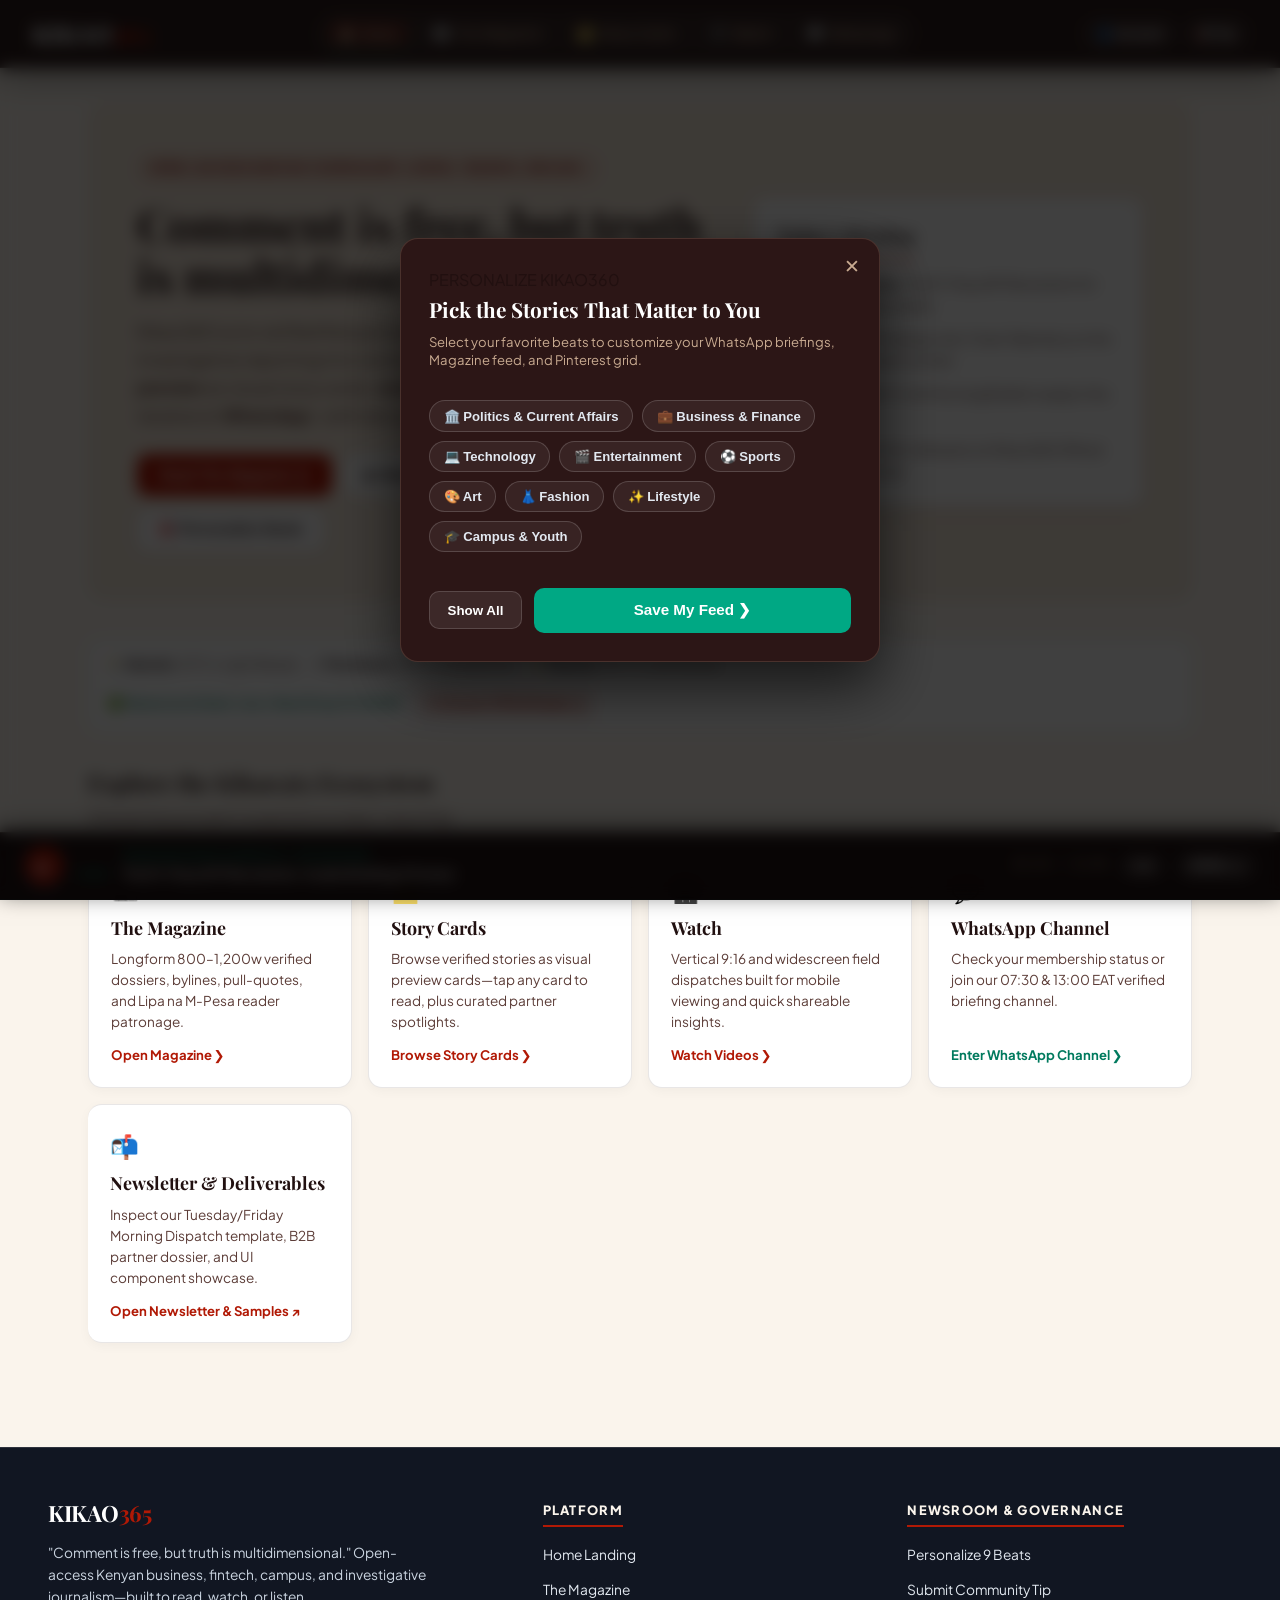
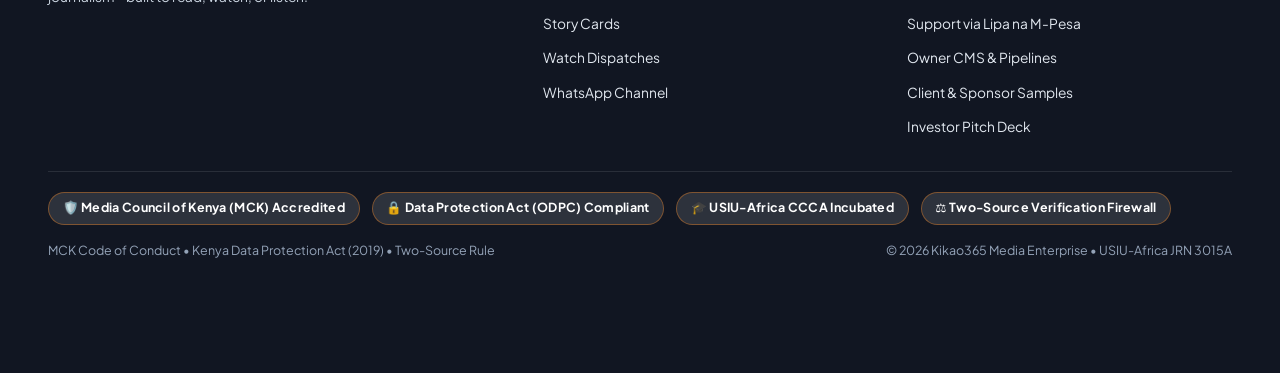
<file: prototype/index.html>
<!DOCTYPE html>
<html lang="en">
<head>
  <meta charset="UTF-8">
  <meta name="viewport" content="width=device-width, initial-scale=1.0, maximum-scale=1.0, user-scalable=no">
  <title>Kikao365 — Multimodal Digital News Platform (USIU JRN 3015A Prototype)</title>
  
  <!-- Google Fonts: Editorial Serif & Clean Sans -->
  <link rel="preconnect" href="https://fonts.googleapis.com">
  <link rel="preconnect" href="https://fonts.gstatic.com" crossorigin>
  <link href="https://fonts.googleapis.com/css2?family=Cinzel:wght@700;900&family=Lora:ital,wght@0,400;0,600;0,700;1,400&family=Plus+Jakarta+Sans:wght@300;400;500;600;700;800&family=Playfair+Display:ital,wght@0,600;0,700;0,900;1,400&display=swap" rel="stylesheet">
  
  <!-- CSS Stylesheets (cache-busted with unique timestamp) -->
  <link rel="stylesheet" href="css/style.css?v=20261118_v3">
  <link rel="stylesheet" href="css/whatsapp.css?v=20261118_v3">
  <link rel="stylesheet" href="css/guardian.css?v=20261118_v3">
  <link rel="stylesheet" href="css/pinterest.css?v=20261118_v3">
  <link rel="stylesheet" href="css/tiktok.css?v=20261118_v3">
</head>
<body class="theme-dark mode-home">

  <!-- ========================================================================= -->
  <!-- CLEAN MASTER NAVIGATION DOCK (Clickable Logo + 5 Unified Views)           -->
  <!-- ========================================================================= -->
  <header class="master-dock" id="masterDock">
    <button class="dock-brand-btn" onclick="switchView('home')" title="Return to Kikao365 Home">
      <span class="dock-logo">KIKAO<span class="accent-orange" style="color:var(--iron-10, #B11905);">365</span></span>
      <span class="dock-tagline">Kenya's Multimodal Newsroom</span>
    </button>
    
    <nav class="dock-modes" aria-label="View Switcher">
      <button class="mode-btn active" data-mode="home" onclick="switchView('home')" title="Kikao365 Landing Page">
        <span class="mode-icon">🏠</span>
        <span class="mode-label">Home</span>
      </button>
      <button class="mode-btn" data-mode="guardian" onclick="switchView('guardian')" title="The Magazine">
        <span class="mode-icon">📰</span>
        <span class="mode-label">The Magazine</span>
      </button>
      <button class="mode-btn" data-mode="pinterest" onclick="switchView('pinterest')" title="Story Cards &amp; Sponsored Board">
        <span class="mode-icon">🗂️</span>
        <span class="mode-label">Story Cards</span>
      </button>
      <button class="mode-btn" data-mode="tiktok" onclick="switchView('tiktok')" title="Watch Video Dispatches">
        <span class="mode-icon">🎬</span>
        <span class="mode-label">Watch</span>
      </button>
      <button class="mode-btn" data-mode="whatsapp" onclick="switchView('whatsapp')" title="WhatsApp Channel">
        <span class="mode-icon">💬</span>
        <span class="mode-label">WhatsApp</span>
      </button>
    </nav>
    
    <div class="dock-actions">
      <button class="gesture-hint-btn" id="openAccountBtn" onclick="openAccountModal()" title="My Account: Saved, Liked & Algorithm">
        <span>👤 Account</span>
      </button>
      <button class="gesture-hint-btn" id="openTiplineBtn" onclick="openTiplineModal()" title="Submit Community News Tip">
        <span>📢 Tip</span>
      </button>
    </div>
  </header>

  <!-- ========================================================================= -->
  <!-- VIEW CONTAINER: Switches active view gracefully -->
  <!-- ========================================================================= -->
  <main class="viewport-wrapper" id="viewportWrapper">

    <!-- --------------------------------------------------------------------- -->
    <!-- VIEW 0: EDITORIAL LANDING PAGE (Clear Platform Entry Point)           -->
    <!-- --------------------------------------------------------------------- -->
    <section class="view-panel view-home active" id="viewHome">
      <div class="home-hero">
        <div>
          <span class="home-eyebrow">OPEN-ACCESS KENYAN JOURNALISM • SOMA. TAZAMA. SIKILIZA.</span>
          <h1>Comment is free, but truth is multidimensional.</h1>
          <p>
            Kikao365 turns verified Kenyan business, fintech, campus, and investigative reporting into stories you can
            <strong>read</strong> in our digital magazine, <strong>preview</strong> as visual story cards,
            <strong>watch</strong> in 60-second dispatches, or receive on <strong>WhatsApp</strong>—with zero paywalls.
          </p>
          <div class="home-cta-row">
            <button class="home-btn-primary" onclick="switchView('guardian')">Read The Magazine ❯</button>
            <button class="home-btn-secondary" onclick="switchView('tiktok')">▶ Watch Dispatches</button>
            <button class="home-btn-secondary" onclick="openOnboardingModal()">🎯 Personalize Beats</button>
          </div>
        </div>
        <div class="home-hero-card">
          <h3>Today's Briefing</h3>
          <ul class="home-stat-list">
            <li><strong>Lead Investigation:</strong> The M-Pesa API Revolution for Gen-Z Micro-Merchants</li>
            <li><strong>Security Desk:</strong> Probing Cold-Chain Telemetry on the Mombasa–Nairobi Corridor</li>
            <li><strong>Audio Dispatch:</strong> 13-min Morning Bulletin ready in the bottom dock</li>
            <li><strong>Community:</strong> 48.2K+ followers on Kikao365 Official WhatsApp Channel</li>
          </ul>
        </div>
      </div>

      <!-- Today's Weather & Commute Brief Strip -->
      <div class="weather-strip" aria-label="Today's Kenya Weather and Newsroom Status">
        <div class="weather-cities">
          <span class="weather-pill">⛅ <strong>Nairobi:</strong> 23°C • Light Breeze</span>
          <span class="weather-pill">☀️ <strong>Mombasa:</strong> 29°C • Coastal Sun</span>
          <span class="weather-pill">🌤️ <strong>Kisumu:</strong> 26°C • Lake Breeze</span>
        </div>
        <div class="weather-ops">
          <span class="weather-status">🟢 Newsroom Desk: Live • Next Drop 13:00 EAT</span>
          <a href="cms.html" class="weather-cms-link">⚙️ Owner CMS &amp; Radar ❯</a>
        </div>
      </div>

      <h2 class="home-section-title">Explore the Kikao365 Ecosystem</h2>
      <p class="home-section-sub">Choose how you want to experience today's reporting.</p>

      <div class="home-ecosystem-grid">
        <div class="eco-card" onclick="switchView('guardian')">
          <div>
            <div class="eco-icon">📰</div>
            <h3>The Magazine</h3>
            <p>Longform 800–1,200w verified dossiers, bylines, pull-quotes, and Lipa na M-Pesa reader patronage.</p>
          </div>
          <span class="eco-link">Open Magazine ❯</span>
        </div>
        <div class="eco-card" onclick="switchView('pinterest')">
          <div>
            <div class="eco-icon">🗂️</div>
            <h3>Story Cards</h3>
            <p>Browse verified stories as visual preview cards—tap any card to read, plus curated partner spotlights.</p>
          </div>
          <span class="eco-link">Browse Story Cards ❯</span>
        </div>
        <div class="eco-card" onclick="switchView('tiktok')">
          <div>
            <div class="eco-icon">🎬</div>
            <h3>Watch</h3>
            <p>Vertical 9:16 and widescreen field dispatches built for mobile viewing and quick shareable insights.</p>
          </div>
          <span class="eco-link">Watch Videos ❯</span>
        </div>
        <div class="eco-card eco-wa" onclick="switchView('whatsapp')">
          <div>
            <div class="eco-icon">💬</div>
            <h3>WhatsApp Channel</h3>
            <p>Check your membership status or join our 07:30 &amp; 13:00 EAT verified briefing channel.</p>
          </div>
          <span class="eco-link">Enter WhatsApp Channel ❯</span>
        </div>
        <div class="eco-card" onclick="window.open('samples.html', '_blank')" style="border-left: 3px solid var(--iron-10);">
          <div>
            <div class="eco-icon">📬</div>
            <h3>Newsletter &amp; Deliverables</h3>
            <p>Inspect our Tuesday/Friday Morning Dispatch template, B2B partner dossier, and UI component showcase.</p>
          </div>
          <span class="eco-link">Open Newsletter &amp; Samples ↗</span>
        </div>
      </div>
    </section>

    <!-- --------------------------------------------------------------------- -->
    <!-- VIEW 1: WHATSAPP CHANNEL INTERFACE (Gate + Green Channel Simulation)  -->
    <!-- --------------------------------------------------------------------- -->
    <section class="view-panel view-whatsapp" id="viewWhatsapp">
      
      <!-- Architectural Context Bridge (Connecting WhatsApp to Kikao365 Ecosystem) -->
      <div class="wa-context-bridge">
        <div class="wa-bridge-badge">
          <span>KIKAO<strong style="color:var(--iron-10, #B11905);">365</strong> ECOSYSTEM</span>
          <span class="bridge-sep">•</span>
          <span>TOP-OF-FUNNEL DISTRIBUTION (48.2K SUBSCRIBERS)</span>
        </div>
        <div class="wa-bridge-title-row">
          <h2>Official WhatsApp Channel Gateway</h2>
          <div class="wa-bridge-actions">
            <button class="bridge-btn" onclick="switchView('guardian')">📰 Read Magazine</button>
            <button class="bridge-btn" onclick="switchView('home')">🏠 Return Home</button>
          </div>
        </div>
        <p class="wa-bridge-desc">
          How Kikao365 reaches 60% of Kenyan mobile news consumers directly inside their daily messaging workflow—delivering verified 07:30 EAT morning dispatches and 13:00 EAT alerts with zero paywalls.
        </p>
      </div>

      <div class="wa-screen-frame">
        
        <!-- WhatsApp Top App Bar -->
        <header class="wa-app-bar">
          <div class="wa-bar-left">
            <button class="wa-back-btn" onclick="switchView('home')" title="Back to Home">←</button>
            <div class="wa-avatar-ring">
              <div class="wa-avatar">K365</div>
            </div>
            <div class="wa-channel-info">
              <div class="wa-channel-title">
                <span>Kikao365 Official</span>
                <span class="wa-verified-badge" title="Verified Media Channel">✓</span>
              </div>
              <div class="wa-channel-meta">48.2K followers • Kenya's Multimodal Newsroom</div>
            </div>
          </div>
          <div class="wa-bar-right">
            <button class="wa-action-btn" id="waSimulateMsgBtn" title="Simulate Incoming Breaking Update">⚡ New Update</button>
            <button class="wa-action-btn wa-follow-btn">Following</button>
          </div>
        </header>

        <!-- Membership Gate (Shown first before revealing channel feed) -->
        <div class="wa-member-gate" id="waMemberGate">
          <h3>Are you a member of Kikao365 on WhatsApp?</h3>
          <p>Our verified WhatsApp Channel delivers 07:30 EAT morning hustle briefings and 13:00 EAT breaking alerts directly to your phone.</p>
          <div class="wa-gate-actions">
            <button class="wa-btn-green" id="waYesMemberBtn">Yes, I'm a Member — Open Channel</button>
            <button class="wa-btn-outline" id="waNoMemberBtn">No — Get Channel Invite Link</button>
          </div>
          <div class="wa-invite-box" id="waInviteBox" style="display:none;">
            <p style="margin-bottom:0.65rem;"><strong>Join Kikao365 Official Channel:</strong><br><code>https://whatsapp.com/channel/kikao365-kenya</code></p>
            <button class="wa-btn-green" id="waJoinAndEnterBtn">Copy Link &amp; Preview Channel ❯</button>
          </div>
        </div>

        <!-- WhatsApp Channel Scroll Canvas (Hidden until gate cleared) -->
        <div class="wa-chat-scroll" id="waChatScroll" style="display:none;">
          
          <!-- Channel Announcement / Pinned Notice -->
          <div class="wa-date-divider"><span>TODAY</span></div>
          
          <div class="wa-pinned-banner">
            <div class="wa-pin-icon">📌</div>
            <div class="wa-pin-text">
              <strong>Welcome to Kikao365 Channel:</strong> Dual-perspective investigative journalism. Tap any story card below to open the interactive magazine spread, or use the top dock to enter the 3D Sphere room!
            </div>
          </div>

          <!-- Injected WhatsApp Post Cards (Generated from data.js) -->
          <div class="wa-feed-list" id="waFeedList">
            <!-- Dynamically populated by app.js -->
          </div>

        </div>

      </div>
    </section>

    <!-- --------------------------------------------------------------------- -->
    <!-- VIEW 2: THE GUARDIAN-STYLE MAGAZINE (Editorial Layout + Mega Menu + M-Pesa) -->
    <!-- --------------------------------------------------------------------- -->
    <section class="view-panel view-guardian" id="viewGuardian">
      
      <!-- Top Utility Header -->
      <div class="gm-utility-bar">
        <div class="gm-utility-container">
          <div class="gm-edition-selector">
            <span>Edition:</span>
            <strong>Kenya (Nairobi) ▼</strong>
          </div>
          <div class="gm-utility-right">
            <button class="gm-mpesa-support-btn" id="openMpesaModalBtn" onclick="openMpesaModal()">
              <span class="mpesa-icon">📱</span> Support with M-Pesa ❯
            </button>
            <a href="#signin" class="gm-user-link">Sign in</a>
            <div class="gm-search-box">
              <input type="text" placeholder="Search Kikao365..." aria-label="Search">
              <button>🔍</button>
            </div>
          </div>
        </div>
      </div>

      <!-- Main Masthead & Primary Navigation Bar (Navy Blue #052962) -->
      <header class="gm-masthead-bar">
        <div class="gm-nav-container">
          <div class="gm-brand-group">
            <h1 class="gm-masthead-title">The Kikao365</h1>
            <p class="gm-masthead-motto">"Comment is free, but truth is multidimensional"</p>
          </div>
          
          <!-- Pillar Navigation Items -->
          <nav class="gm-pillars" aria-label="Guardian Main Pillars">
            <button class="gm-pillar-btn active" data-pillar="tech">
              <span>Tech &amp; Hustle</span>
            </button>
            <button class="gm-pillar-btn" data-pillar="investigative">
              <span>Investigative</span>
            </button>
            <button class="gm-pillar-btn" data-pillar="opinion">
              <span>Opinion</span>
            </button>
            <button class="gm-pillar-btn" data-pillar="campus">
              <span>Campus &amp; Youth</span>
            </button>
            <button class="gm-pillar-btn" data-pillar="lifestyle">
              <span>Lifestyle</span>
            </button>
            <!-- Hamburger Menu Toggle (Transforms into X) -->
            <button class="gm-menu-toggle-btn" id="gmMenuToggle" title="Open Full Section Menu">
              <span class="gm-menu-icon">☰</span>
            </button>
          </nav>
        </div>
      </header>

      <!-- Secondary Sub-Navigation Bar -->
      <nav class="gm-subnav-bar" id="gmSubnav">
        <div class="gm-subnav-container">
          <a href="#sub1" class="active">eTIMS &amp; Tax</a>
          <a href="#sub2">Daraja M-Pesa API</a>
          <a href="#sub3">Venture Capital</a>
          <a href="#sub4">Silicon Savannah</a>
          <a href="#sub5">Sheng Culture</a>
          <a href="#sub6">Gig Economy</a>
          <a href="#sub7">Policy Tracker</a>
          <a href="samples.html#b2b-sample" target="_blank" style="color:var(--tiger-orange); font-weight:700;">📢 Partner Spotlights (B2B)</a>
        </div>
      </nav>

      <!-- Mega-Menu Overlay Drawer (Guardian Style: IMG_100242.jpg) -->
      <div class="gm-megamenu-drawer" id="gmMegamenu">
        <div class="gm-megamenu-grid">
          <div class="gm-mega-col">
            <h3>Tech &amp; Hustle</h3>
            <ul>
              <li><a href="#">M-Pesa Developer API</a></li>
              <li><a href="#">eTIMS for Freelancers</a></li>
              <li><a href="#">Crypto &amp; Web3 Kenya</a></li>
              <li><a href="#">TikTok Livestream Commerce</a></li>
              <li><a href="#">Nairobi Startup Rounds</a></li>
            </ul>
          </div>
          <div class="gm-mega-col">
            <h3>Investigative</h3>
            <ul>
              <li><a href="#">Cyber Cold-Chain Attacks</a></li>
              <li><a href="#">Public Procurement Leaks</a></li>
              <li><a href="#">Deepfakes &amp; Sheng Disinfo</a></li>
              <li><a href="#">Environmental Watch Limuru</a></li>
            </ul>
          </div>
          <div class="gm-mega-col">
            <h3>Opinion</h3>
            <ul>
              <li><a href="#">The Kikao View</a></li>
              <li><a href="#">Student Columnists</a></li>
              <li><a href="#">Cartoons &amp; Satire</a></li>
              <li><a href="#">AI &amp; Media Ethics</a></li>
              <li><a href="#">Letters to Editor</a></li>
            </ul>
          </div>
          <div class="gm-mega-col">
            <h3>Campus &amp; Youth</h3>
            <ul>
              <li><a href="#">USIU-Africa Innovation Lab</a></li>
              <li><a href="#">KU &amp; UoN Tech Hubs</a></li>
              <li><a href="#">Student Gig Opportunities</a></li>
              <li><a href="#">Campus Events &amp; Festivals</a></li>
            </ul>
          </div>
          <div class="gm-mega-col">
            <h3>Multimedia &amp; Formats</h3>
            <ul>
              <li><a href="#" class="highlight-link">🎬 TikTok Video Dispatches</a></li>
              <li><a href="#" class="highlight-link">🎧 Daily 13-Min Audio Brief</a></li>
              <li><a href="#" class="highlight-link">🌐 3D Panoramic Sphere</a></li>
              <li><a href="#">💬 WhatsApp Channel Broadcasts</a></li>
              <li><a href="#">📬 Bi-Weekly Newsletter</a></li>
            </ul>
          </div>
          <div class="gm-mega-col corporate-col">
            <div class="gm-mega-search">
              <input type="text" placeholder="Search the archives...">
              <button>Search</button>
            </div>
            <div class="gm-mega-biglinks">
              <a href="#">USIU Boardroom Pitch</a>
              <a href="#">JRN 3015A Documentation</a>
              <a href="#">Invest In Kikao365</a>
              <a href="#">About Us</a>
            </div>
          </div>
        </div>
      </div>

      <!-- Main Editorial Content Canvas -->
      <div class="gm-content-container">
        <div class="gm-article-layout">
          
          <!-- Left Column: Story Header & Byline -->
          <aside class="gm-article-sidebar">
            <div class="gm-eyebrow" id="articleEyebrow">Tech &amp; Hustle</div>
            <div class="gm-badge-pill" id="articleBadge">Explainer</div>
            <div class="gm-byline-box">
              <div class="gm-author" id="articleAuthor">Faith Mwende &amp; Brian Kipchumba</div>
              <div class="gm-date" id="articleDate">Tue 10 Nov 2026 10.30 EAT</div>
              <div class="gm-share-row">
                <button class="gm-share-btn">🔗 Share</button>
                <button class="gm-share-btn">💬 186</button>
              </div>
            </div>
            
            <!-- Quick View Mode Switcher -->
            <div class="gm-sidebar-card">
              <h4>Story Format</h4>
              <p>Experience this dispatch in multiple perspectives:</p>
              <div class="gm-format-toggles">
                <button class="format-btn active" id="tabFormatRead">📖 Read Story</button>
                <button class="format-btn" id="tabFormatWatch">▶ Watch Video</button>
                <button class="format-btn" id="tabFormatListen">🎧 Listen Audio</button>
              </div>
            </div>

            <!-- Sponsor Card (NPR Style) -->
            <div class="gm-sponsor-box">
              <span class="sponsor-tag">Sponsor Message</span>
              <div class="sponsor-card">
                <strong>Safaricom Spark Fund</strong>
                <p>Empowering the next generation of digital media founders and software creators across Kenya.</p>
                <span class="sponsor-badge">Partner</span>
              </div>
            </div>
          </aside>

          <!-- Center Column: Editorial Narrative & Embedded Video -->
          <article class="gm-article-body">
            
            <h1 class="gm-headline" id="articleHeadline">
              The M-Pesa API Revolution: How Gen-Z Micro-Merchants Are Rewriting Kenya’s Informal Economy
            </h1>
            
            <p class="gm-subdeck" id="articleSubdeck">
              From Nairobi estates to TikTok shop livestreams, young hustlers are skipping brick-and-mortar storefronts entirely for direct mobile commerce.
            </p>

            <div class="gm-bullet-link">
              <span class="bullet-dot">•</span>
              <a href="#" id="articleBulletLink">Read our special investigation into eTIMS tax compliance for freelancers</a>
            </div>

            <!-- Interactive Media Embed Container (16:9 Player with runtime badge) -->
            <div class="gm-media-player-container">
              <div class="gm-video-wrapper">
                <video id="gmMainVideo" controls playsinline poster="assets/IMG_093824.jpg">
                  <source src="assets/VID_094529.mp4" type="video/mp4">
                  Your browser does not support HTML5 video.
                </video>
                <div class="gm-video-badge">
                  <span class="badge-icon">▶</span>
                  <span id="articleVideoDuration">1:15</span>
                </div>
              </div>
              <figcaption class="gm-video-caption">
                <strong>▶ Watch 60-Second Dispatch:</strong> How Nairobi micro-entrepreneurs automate M-Pesa payment notifications via custom webhook listeners.
              </figcaption>
            </div>

            <!-- Article Body Text -->
            <div class="gm-prose" id="articleProse">
              <p class="lead" id="articleLead">
                In a sunlit shared apartment along Thika Road, 22-year-old Brian Mwangi watches his dual-monitor setup chime with real-time M-Pesa confirmation pings. Without a physical storefront or a conventional corporate bank account, his custom sneaker consignment platform clears over KES 180,000 in weekly turnover—entirely powered by automated Daraja API webhooks and WhatsApp customer bots.
              </p>
              
              <!-- Styled Pull-Quote (Guardian Style: CP Scott Reference) -->
              <blockquote class="gm-pullquote">
                <span class="quote-mark">“</span>
                <p id="articleQuote">We don't need expensive mall leases anymore. Our phone is the cash register, the studio, and the distribution pipeline all in one.</p>
                <cite id="articleQuoteAuthor">— Brian Mwangi, Co-founder of SneakerVault Kenya</cite>
              </blockquote>

              <p id="articleSecondary">
                Kenya's formal banking sector is rapidly adapting to this creator-led economy. Safaricom's latest developer release opens instant micropayments, but looming regulatory questions on eTIMS integration and digital services taxation threaten to alter unit economics for over 7.4 million micro and small entrepreneurs.
              </p>
            </div>

            <!-- Topic Discovery Pills (Guardian Style) -->
            <div class="gm-topic-pills-row">
              <span class="topic-label">Explore topics:</span>
              <div class="topic-tags" id="articleTopicTags">
                <span class="pill-tag">M-Pesa</span>
                <span class="pill-tag">Fintech</span>
                <span class="pill-tag">Startups</span>
                <span class="pill-tag">Nairobi</span>
                <span class="pill-tag">Gen-Z</span>
              </div>
            </div>

            <!-- M-Pesa Reader Support Box (Adapted from Guardian Contribution Unit) -->
            <section class="gm-mpesa-contribution-box">
              <div class="mpesa-box-header">
                <span class="mpesa-brand-flag">🇰🇪 LIPA NA M-PESA</span>
                <h2>Support Independent Journalism in Kenya</h2>
              </div>
              <p>
                Unlike corporate-backed media houses, <strong>Kikao365</strong> operates as an independent, student-powered investigative newsroom. We provide open-access reporting free from commercial paywalls because we believe quality journalism should be accessible to all Kenyans.
              </p>
              <div class="mpesa-highlight-quote">
                Whether you contribute <strong>KES 100</strong>, <strong>KES 500</strong>, or <strong>KES 1,000</strong>, your support directly fuels on-the-ground investigations, data verification, and student fellowships.
              </div>
              <div class="mpesa-btn-row">
                <button class="mpesa-action-btn primary" id="triggerMpesaPromptBtn" onclick="openMpesaModal()">Support with M-Pesa ❯</button>
                <button class="mpesa-action-btn secondary">Remind me later</button>
              </div>
              <div class="mpesa-badges">
                <span>Accepted: M-Pesa Paybill • Airtel Money • Visa • Mastercard</span>
              </div>
            </section>

          </article>

          <!-- Right Column: Most Viewed Leaderboard (Guardian Style: IMG_101324.jpg) -->
          <aside class="gm-leaderboard-sidebar">
            <div class="gm-leaderboard-header">
              <h3>Most Viewed</h3>
              <div class="leaderboard-tabs">
                <button class="lb-tab active">Across Kikao365</button>
                <button class="lb-tab">In This Pillar</button>
              </div>
            </div>
            
            <ol class="gm-leaderboard-list" id="gmLeaderboardList">
              <!-- Dynamically populated from MOST_VIEWED -->
            </ol>
            
            <!-- Campus Innovation Banner -->
            <div class="gm-campus-ad-card">
              <div class="card-tag">USIU-Africa Challenge</div>
              <h4>Week 11 Investors' Boardroom</h4>
              <p>Pitching seed funding for student media products. Check our financial plan &amp; pitch slides.</p>
              <button class="card-btn" id="openPitchDeckBtn" onclick="openPitchDeck()">View Pitch Deck ❯</button>
            </div>
          </aside>

        </div>
      </div>

    </section>

    <!-- --------------------------------------------------------------------- -->
    <!-- VIEW 3: STORY CARDS BOARD (Preview Cards + Partner Ad Spotlights)     -->
    <!-- --------------------------------------------------------------------- -->
    <section class="view-panel view-pinterest" id="viewPinterest">
      <div class="pin-header-bar">
        <div class="pin-header-left">
          <h2>Story Cards</h2>
          <p>Preview verified stories as visual cards—tap any card to read the full investigation, or explore partner spotlights.</p>
        </div>
        <div class="pin-category-filters" id="pinFilters">
          <button class="pin-pill active" data-filter="all">All Cards</button>
          <button class="pin-pill" data-filter="tech">Tech &amp; Hustle</button>
          <button class="pin-pill" data-filter="investigative">Investigative</button>
          <button class="pin-pill" data-filter="campus">Campus</button>
          <button class="pin-pill" data-filter="lifestyle">Lifestyle</button>
          <button class="pin-pill pin-sponsor-pill" data-filter="sponsored">📢 Partner Spotlights (B2B Ads)</button>
        </div>
      </div>

      <!-- Story Cards Grid Container -->
      <div class="pin-masonry-canvas" id="pinMasonryCanvas">
        <!-- Injected dynamically from data.js + sponsored partner cards -->
      </div>
    </section>

    <!-- --------------------------------------------------------------------- -->
    <!-- VIEW 4: WATCH VIDEO HUB (Vertical & Widescreen Dispatches)            -->
    <!-- --------------------------------------------------------------------- -->
    <section class="view-panel view-tiktok" id="viewTiktok">
      <div class="tt-feed-container" id="ttFeedContainer">
        <!-- Full-screen video cards generated from data.js -->
      </div>
      
      <!-- Vertical Navigation Indicators -->
      <div class="tt-scroll-nav">
        <button class="tt-nav-arrow" id="ttPrevBtn" title="Previous Video">▲</button>
        <button class="tt-nav-arrow" id="ttNextBtn" title="Next Video">▼</button>
      </div>
    </section>

    <!-- --------------------------------------------------------------------- -->
    <!-- STRUCTURED EDITORIAL FOOTER (Eliminates Empty Bottom Space)           -->
    <!-- --------------------------------------------------------------------- -->
    <footer class="kikao-footer">
      <div class="kikao-footer-inner">
        <div class="footer-brand">
          <h4>KIKAO<span class="accent-orange" style="color:var(--iron-10, #B11905);">365</span></h4>
          <p>"Comment is free, but truth is multidimensional." Open-access Kenyan business, fintech, campus, and investigative journalism—built to read, watch, or listen.</p>
        </div>
        <div class="footer-col">
          <h5>Platform</h5>
          <ul class="footer-links">
            <li><button onclick="switchView('home')">Home Landing</button></li>
            <li><button onclick="switchView('guardian')">The Magazine</button></li>
            <li><button onclick="switchView('pinterest')">Story Cards</button></li>
            <li><button onclick="switchView('tiktok')">Watch Dispatches</button></li>
            <li><button onclick="switchView('whatsapp')">WhatsApp Channel</button></li>
          </ul>
        </div>
        <div class="footer-col">
          <h5>Newsroom &amp; Governance</h5>
          <ul class="footer-links">
            <li><button onclick="openOnboardingModal()">Personalize 9 Beats</button></li>
            <li><button onclick="openTiplineModal()">Submit Community Tip</button></li>
            <li><button onclick="openMpesaModal()">Support via Lipa na M-Pesa</button></li>
            <li><a href="cms.html">Owner CMS &amp; Pipelines</a></li>
            <li><a href="samples.html">Client &amp; Sponsor Samples</a></li>
            <li><button onclick="openPitchDeck()">Investor Pitch Deck</button></li>
          </ul>
        </div>
      </div>
      
      <!-- Trust & Verification Strip -->
      <div class="footer-trust-strip">
        <span class="footer-trust-pill">🛡️ Media Council of Kenya (MCK) Accredited</span>
        <span class="footer-trust-pill">🔒 Data Protection Act (ODPC) Compliant</span>
        <span class="footer-trust-pill">🎓 USIU-Africa CCCA Incubated</span>
        <span class="footer-trust-pill">⚖️ Two-Source Verification Firewall</span>
      </div>

      <div class="footer-bottom-bar">
        <span>MCK Code of Conduct • Kenya Data Protection Act (2019) • Two-Source Rule</span>
        <span>© 2026 Kikao365 Media Enterprise • USIU-Africa JRN 3015A</span>
      </div>
    </footer>

  </main>

  <!-- ========================================================================= -->
  <!-- PERSISTENT FLOATING NPR-STYLE AUDIO PLAYER DOCK (Bottom Anchored) -->
  <!-- ========================================================================= -->
  <footer class="npr-player-dock" id="nprPlayerDock">
    <div class="npr-player-container">
      
      <!-- Audio Wave & Thumbnail -->
      <div class="npr-track-info">
        <button class="npr-play-btn" id="nprPlayBtn" title="Play / Pause Audio Dispatch">
          <span class="npr-btn-icon">▶</span>
        </button>
        <div class="npr-wave-bars" id="nprWaveBars">
          <span></span><span></span><span></span><span></span><span></span>
        </div>
        <div class="npr-meta">
          <div class="npr-eyebrow">KIKAO365 AUDIO DISPATCH • ON AIR NOW</div>
          <div class="npr-headline" id="nprHeadline">The M-Pesa API Revolution: Audio Briefing (13 mins)</div>
        </div>
      </div>

      <!-- Controls & Expansion -->
      <div class="npr-player-actions">
        <span class="npr-time-badge">02:45 / 13:00</span>
        <button class="npr-speed-btn" id="nprSpeedBtn">1.0x</button>
        <button class="npr-open-drawer-btn" id="nprDrawerBtn">
          <span>OPEN</span> <span class="arrow-up">▲</span>
        </button>
      </div>

    </div>

    <!-- Expandable Audio Drawer -->
    <div class="npr-expanded-drawer" id="nprExpandedDrawer">
      <div class="drawer-inner">
        <div class="drawer-header">
          <h4>Full Audio Bulletin &amp; Transcript</h4>
          <button class="drawer-close-btn" id="nprDrawerCloseBtn">✕</button>
        </div>
        <div class="drawer-body">
          <div class="drawer-progress">
            <div class="progress-bar"><div class="progress-fill" style="width: 25%;"></div></div>
            <div class="progress-labels"><span>02:45</span><span>13:00</span></div>
          </div>
          <div class="drawer-transcript">
            <p><strong>Voice Dispatch (00:00 - 03:00):</strong> "Welcome to Kikao365's morning intelligence feed. Today we break down how university founders and informal street vendors in Nairobi are integrating M-Pesa Daraja APIs to replace legacy point-of-sale terminals..."</p>
          </div>
        </div>
      </div>
    </div>
  </footer>

  <!-- ========================================================================= -->
  <!-- M-PESA CONTRIBUTION MODAL (Simulation for Kenya Market) -->
  <!-- ========================================================================= -->
  <div class="modal-overlay" id="mpesaModal">
    <div class="modal-card">
      <button class="modal-close-btn" id="closeMpesaModalBtn" onclick="closeMpesaModal()">✕</button>
      <div class="modal-header">
        <div class="mpesa-logo-badge">M-PESA</div>
        <h3>Support Kikao365 Independent Journalism</h3>
        <p>Your contribution directly powers student-led field investigations and verified media in Kenya.</p>
      </div>
      <div class="modal-body">
        <label for="mpesaPhone">M-Pesa Phone Number</label>
        <div class="input-with-prefix">
          <span>+254</span>
          <input type="tel" id="mpesaPhone" placeholder="712 345 678" value="715 478 466">
        </div>
        
        <label>Select Amount (KES)</label>
        <div class="amount-presets">
          <button class="amount-btn active" data-amount="100">KES 100</button>
          <button class="amount-btn" data-amount="250">KES 250</button>
          <button class="amount-btn" data-amount="500">KES 500</button>
          <button class="amount-btn" data-amount="1000">KES 1,000</button>
        </div>
        
        <div id="mpesaStatusMsg" class="mpesa-status-box" style="display:none;"></div>
      </div>
      <div class="modal-footer">
        <button class="modal-submit-btn" id="sendMpesaPromptBtn">Send STK Push Prompt ❯</button>
      </div>
    </div>
  </div>

  <!-- ========================================================================= -->
  <!-- INVESTOR PITCH DECK MODAL (Week 11 Simulation for Dr. Ruth Owino) -->
  <!-- ========================================================================= -->
  <div class="modal-overlay" id="pitchDeckModal">
    <div class="modal-card wide-card">
      <button class="modal-close-btn" id="closePitchDeckBtn" onclick="closePitchDeck()">✕</button>
      <div class="modal-header">
        <div class="badge-tag">USIU-AFRICA JRN 3015A</div>
        <h3>Week 11 Media Investors' Boardroom Pitch Deck</h3>
        <p>10–15 Minute Venture Presentation: From Concept to Market</p>
      </div>
      <div class="modal-body pitch-slide-deck">
        <div class="pitch-slide active" data-slide="1">
          <h4>Slide 1: Problem &amp; Market Gap</h4>
          <p>Kenyan youth (18–29) consume news in fragmented micro-bursts on WhatsApp and TikTok, but lack credible, deep-dive investigative journalism. Traditional papers like <em>Business Daily</em> neglect youth MSMEs; social feeds lack verification.</p>
        </div>
        <div class="pitch-slide" data-slide="2">
          <h4>Slide 2: Solution &amp; UVP</h4>
          <p><strong>Kikao365:</strong> The first multimodal media pipeline bridging official WhatsApp Channels with Guardian-caliber editorial depth, 3D spatial curation, and vertical video dispatches.</p>
        </div>
        <div class="pitch-slide" data-slide="3">
          <h4>Slide 3: Financial Projections (in KES)</h4>
          <p>Startup CAPEX: KES 480,000. Monthly OPEX: KES 145,000. Month 6 Projected Revenue: KES 380,000/mo (Fintech sponsorships, M-Pesa reader contributions, and branded studio activations). Break-even achieved in Month 4.</p>
        </div>
      </div>
      <div class="modal-footer space-between">
        <div class="slide-nav-indicators">
          <button class="slide-dot active" data-target="1"></button>
          <button class="slide-dot" data-target="2"></button>
          <button class="slide-dot" data-target="3"></button>
        </div>
        <div class="slide-controls">
          <button class="btn-subtle" id="prevSlideBtn">Previous</button>
          <button class="btn-primary" id="nextSlideBtn">Next Slide ❯</button>
        </div>
      </div>
    </div>
  </div>

  <!-- ========================================================================= -->
  <!-- CATEGORY ONBOARDING MODAL (Personalize Feed Across 9 Youth Beats)          -->
  <!-- ========================================================================= -->
  <div class="modal-overlay" id="onboardingModal">
    <div class="modal-card">
      <button class="modal-close-btn" id="closeOnboardingBtn" onclick="closeOnboardingModal()">✕</button>
      <div class="modal-header">
        <div class="badge-tag">PERSONALIZE KIKAO360</div>
        <h3>Pick the Stories That Matter to You</h3>
        <p>Select your favorite beats to customize your WhatsApp briefings, Magazine feed, and Pinterest grid.</p>
      </div>
      <div class="modal-body">
        <div class="interest-grid" id="interestGrid">
          <button type="button" class="interest-chip" data-topic="Politics & Current Affairs">🏛️ Politics &amp; Current Affairs</button>
          <button type="button" class="interest-chip" data-topic="Business & Finance">💼 Business &amp; Finance</button>
          <button type="button" class="interest-chip" data-topic="Technology">💻 Technology</button>
          <button type="button" class="interest-chip" data-topic="Entertainment">🎬 Entertainment</button>
          <button type="button" class="interest-chip" data-topic="Sports">⚽ Sports</button>
          <button type="button" class="interest-chip" data-topic="Art">🎨 Art</button>
          <button type="button" class="interest-chip" data-topic="Fashion">👗 Fashion</button>
          <button type="button" class="interest-chip" data-topic="Lifestyle">✨ Lifestyle</button>
          <button type="button" class="interest-chip" data-topic="Campus & Youth">🎓 Campus &amp; Youth</button>
        </div>
      </div>
      <div class="modal-footer space-between">
        <button type="button" class="btn-subtle" id="resetInterestsBtn">Show All</button>
        <button type="button" class="modal-submit-btn" id="saveInterestsBtn">Save My Feed ❯</button>
      </div>
    </div>
  </div>

  <!-- ========================================================================= -->
  <!-- COMMUNITY TIPLINE & VERIFICATION GATE MODAL (User-Submitted News)          -->
  <!-- ========================================================================= -->
  <div class="modal-overlay" id="tiplineModal">
    <div class="modal-card">
      <button class="modal-close-btn" id="closeTiplineBtn" onclick="closeTiplineModal()">✕</button>
      <div class="modal-header">
        <div class="badge-tag">COMMUNITY TIPLINE • TASK 3 QA GATE</div>
        <h3>Submit a News Tip or Campus Update</h3>
        <p>All reader tips pass through Kikao365's Fact-Check Desk &amp; Two-Source Rule before publication.</p>
      </div>
      <div class="modal-body">
        <div class="tipline-form-group">
          <label for="tipHeadline">What happened? (Short Headline)</label>
          <input type="text" id="tipHeadline" class="tipline-input" placeholder="e.g., HELB portal outage affecting semester registration at USIU/UoN">
        </div>
        <div class="tipline-form-group">
          <label for="tipCategory">Category</label>
          <select id="tipCategory" class="tipline-input">
            <option>Campus &amp; Youth</option>
            <option>Politics &amp; Current Affairs</option>
            <option>Business &amp; Finance</option>
            <option>Technology</option>
            <option>Entertainment</option>
            <option>Sports</option>
            <option>Art</option>
            <option>Fashion</option>
            <option>Lifestyle</option>
          </select>
        </div>
        <div class="tipline-form-group">
          <label for="tipLocation">Location &amp; Primary Evidence / Source Link</label>
          <input type="text" id="tipLocation" class="tipline-input" placeholder="e.g., Roysambu / Photo EXIF + Official Memo Link">
        </div>
        <label class="tipline-consent">
          <input type="checkbox" id="tipConsent" checked>
          <span>I confirm this tip is firsthand or sourced, and consent to Kikao365 Fact-Check Desk verification (ODPC Data Protection Act 2019).</span>
        </label>
        <div id="tiplineStatusBox" class="mpesa-status-box" style="display:none;"></div>
      </div>
      <div class="modal-footer">
        <button type="button" class="modal-submit-btn" id="submitTipBtn">Send to Fact-Check Desk ❯</button>
      </div>
    </div>
  </div>

  <!-- ========================================================================= -->
  <!-- USER ACCOUNT SPACE MODAL (Saved, Liked & Personal Algorithm Controls)      -->
  <!-- ========================================================================= -->
  <div class="modal-overlay" id="accountModal">
    <div class="modal-card wide-card">
      <button class="modal-close-btn" id="closeAccountBtn" onclick="closeAccountModal()">✕</button>
      <div class="modal-header">
        <div class="badge-tag">KIKAO360 ACCOUNT SPACE</div>
        <h3>Your Saved Stories, Likes &amp; Feed Algorithm</h3>
        <p>Manage what you saved, revisit liked dispatches, and tune your personal news algorithm.</p>
      </div>
      <div class="modal-body">
        <div style="display:flex; gap:0.5rem; flex-wrap:wrap; margin-bottom:0.5rem;">
          <button type="button" class="interest-chip selected acct-tab" data-acct-tab="saved">🔖 Saved (<span id="acctSavedCount">0</span>)</button>
          <button type="button" class="interest-chip acct-tab" data-acct-tab="liked">❤️ Liked (<span id="acctLikedCount">0</span>)</button>
          <button type="button" class="interest-chip acct-tab" data-acct-tab="algo">🎛️ My Algorithm</button>
        </div>
        <div id="acctSavedPane" class="acct-pane"></div>
        <div id="acctLikedPane" class="acct-pane" style="display:none;"></div>
        <div id="acctAlgoPane" class="acct-pane" style="display:none;">
          <p style="font-size:0.82rem; color:#94a3b8; margin-bottom:0.5rem;">Active Beats in Your Feed:</p>
          <div id="acctAlgoBeats" style="display:flex; flex-wrap:wrap; gap:0.4rem; margin-bottom:0.9rem;"></div>
          <label for="acctFormatPref">Preferred Default Modality</label>
          <select id="acctFormatPref" class="tipline-input" style="margin-bottom:0.75rem;">
            <option value="balanced">Balanced (Read + Watch + Listen)</option>
            <option value="video">Short-Form Video First (60s Reels/TikTok)</option>
            <option value="read">Deep-Dive Longform First (Magazine)</option>
            <option value="audio">Audio Commute Mode (NPR Bulletin)</option>
          </select>
          <button type="button" class="btn-subtle" onclick="closeAccountModal(); openOnboardingModal();">Edit My 9 Beats ❯</button>
        </div>
      </div>
    </div>
  </div>

  <!-- Script Files (cache-busted) -->
  <script src="js/data.js?v=20261116"></script>
  <script src="js/gestures.js?v=20261116"></script>
  <script src="js/app.js?v=20261116"></script>
</body>
</html>
</file>
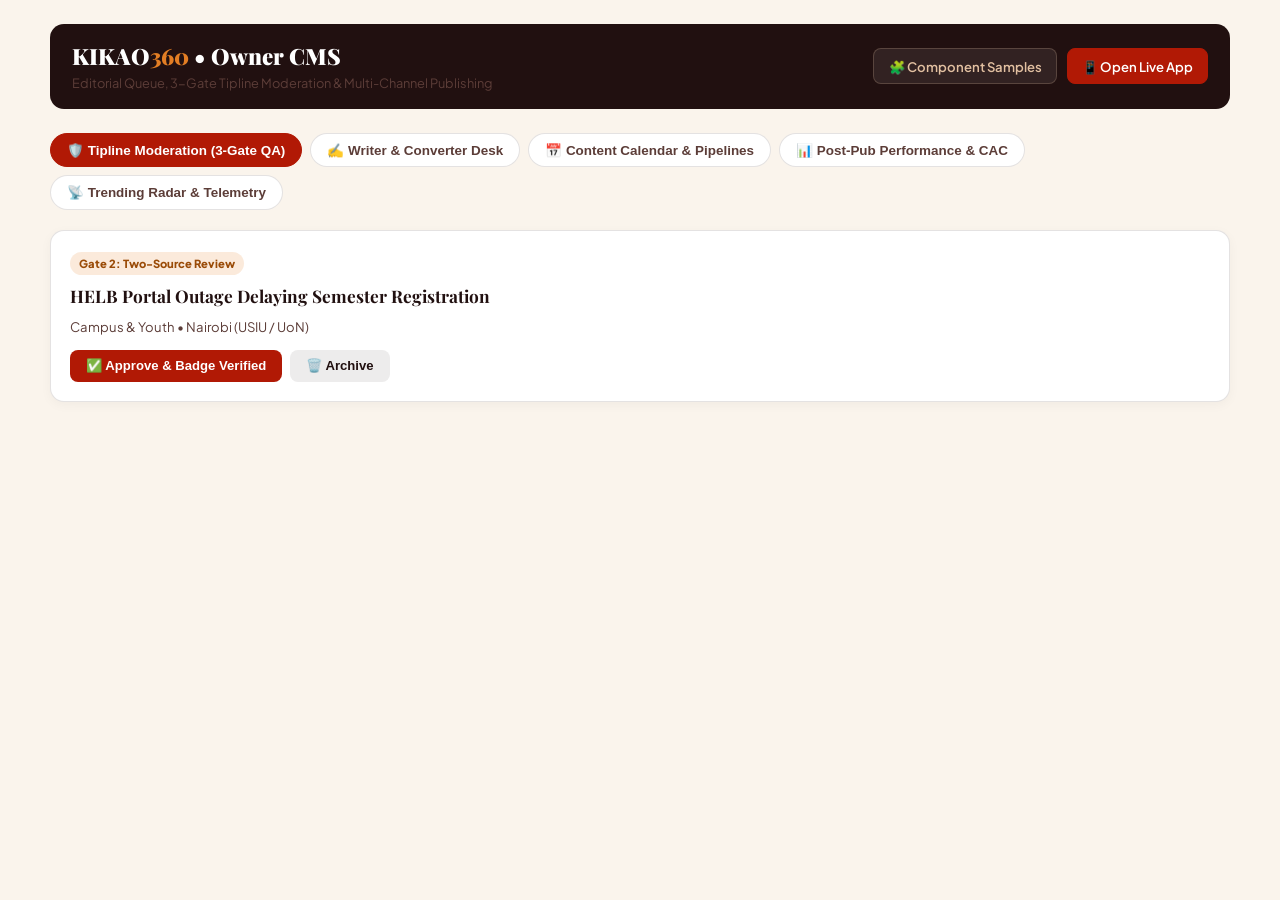
<file: prototype/cms.html>
<!DOCTYPE html>
<html lang="en">
<head>
  <meta charset="UTF-8">
  <meta name="viewport" content="width=device-width, initial-scale=1.0">
  <title>Kikao360 — Owner CMS & Editorial Desk</title>
  <link href="https://fonts.googleapis.com/css2?family=Playfair+Display:wght@700;900&family=Plus+Jakarta+Sans:wght@400;600;700;800&display=swap" rel="stylesheet">
  <style>
    :root {
      --bg: #FAF4EC;
      --surface: #FFFFFF;
      --coffee: #211010;
      --border: rgba(33, 16, 16, 0.12);
      --emerald: #007a5e;
      --iron: #B11905;
      --coral: #E37E24;
      --text: #211010;
      --muted: #5C3D38;
    }
    * { box-sizing: border-box; margin: 0; padding: 0; }
    body {
      font-family: 'Plus Jakarta Sans', sans-serif;
      background: var(--bg); color: var(--text);
      padding: 1.5rem 1.25rem 3rem; line-height: 1.5;
    }
    .wrap { max-width: 1180px; margin: 0 auto; }
    header {
      background: var(--coffee); color: #FAF4EC;
      padding: 1rem 1.35rem; border-radius: 14px;
      display: flex; justify-content: space-between; align-items: center; flex-wrap: wrap; gap: 1rem;
      margin-bottom: 1.5rem;
    }
    .logo { font-family: 'Playfair Display', serif; font-size: 1.4rem; font-weight: 900; color: #FFFFFF; }
    .logo span { color: var(--coral); }
    .nav-links { display: flex; gap: 0.6rem; flex-wrap: wrap; }
    .nav-btn {
      text-decoration: none; color: #E2C0A1; background: rgba(255,255,255,0.08);
      border: 1px solid rgba(226,192,161,0.22); padding: 0.45rem 0.9rem; border-radius: 8px;
      font-size: 0.82rem; font-weight: 600;
    }
    .nav-btn.primary { background: var(--iron); border-color: var(--iron); color: #FFFFFF; }
    .tabs { display: flex; gap: 0.5rem; margin-bottom: 1.25rem; flex-wrap: wrap; }
    .tab-btn {
      background: var(--surface); border: 1px solid var(--border); color: var(--muted);
      padding: 0.55rem 1rem; border-radius: 999px; font-size: 0.84rem; font-weight: 700; cursor: pointer;
    }
    .tab-btn.active { background: var(--iron); border-color: var(--iron); color: #fff; }
    .panel { display: none; }
    .panel.active { display: block; }
    .grid { display: grid; grid-template-columns: repeat(auto-fit, minmax(320px, 1fr)); gap: 1rem; }
    .card {
      background: var(--surface); border: 1px solid var(--border); border-radius: 14px; padding: 1.2rem;
      box-shadow: 0 3px 12px rgba(33,16,16,0.04);
    }
    .card h3 { font-family: 'Playfair Display', serif; font-size: 1.08rem; margin-bottom: 0.5rem; color: var(--coffee); }
    .badge {
      display: inline-block; font-size: 0.7rem; font-weight: 800; padding: 0.2rem 0.55rem;
      border-radius: 999px; background: rgba(0,122,94,0.12); color: #007a5e; margin-bottom: 0.5rem;
    }
    .badge.pending { background: rgba(227,126,36,0.16); color: #9a4b07; }
    .form-row { margin-bottom: 0.75rem; }
    .form-row label { display: block; font-size: 0.78rem; color: var(--muted); margin-bottom: 0.25rem; font-weight: 600; }
    .input {
      width: 100%; padding: 0.55rem 0.75rem; border-radius: 8px;
      border: 1px solid var(--border); background: #FAF4EC; color: var(--coffee); font-size: 0.86rem;
    }
    .btn {
      background: var(--iron); color: #fff; border: none; padding: 0.55rem 1rem;
      border-radius: 8px; font-size: 0.82rem; font-weight: 700; cursor: pointer;
    }
    .btn.subtle { background: rgba(33,16,16,0.08); color: var(--coffee); }
    table { width: 100%; border-collapse: collapse; font-size: 0.84rem; }
    th, td { text-align: left; padding: 0.7rem 0.6rem; border-bottom: 1px solid var(--border); }
    th { color: var(--muted); font-size: 0.75rem; text-transform: uppercase; }
  </style>
</head>
<body>
  <div class="wrap">
    <header>
      <div>
        <div class="logo">KIKAO<span>360</span> • Owner CMS</div>
        <div style="font-size:0.8rem; color:var(--muted);">Editorial Queue, 3-Gate Tipline Moderation &amp; Multi-Channel Publishing</div>
      </div>
      <div class="nav-links">
        <a class="nav-btn" href="samples.html">🧩 Component Samples</a>
        <a class="nav-btn primary" href="index.html">📱 Open Live App</a>
      </div>
    </header>

    <div class="tabs">
      <button class="tab-btn active" data-tab="tipline">🛡️ Tipline Moderation (3-Gate QA)</button>
      <button class="tab-btn" data-tab="composer">✍️ Writer &amp; Converter Desk</button>
      <button class="tab-btn" data-tab="lineup">📅 Content Calendar &amp; Pipelines</button>
      <button class="tab-btn" data-tab="analytics">📊 Post-Pub Performance &amp; CAC</button>
      <button class="tab-btn" data-tab="radar">📡 Trending Radar &amp; Telemetry</button>
    </div>

    <!-- TAB 1: TIPLINE MODERATION -->
    <section class="panel active" id="panel-tipline">
      <div class="grid" id="tiplineQueueGrid"></div>
    </section>

    <!-- TAB 2: COMPOSER -->
    <section class="panel" id="panel-composer">
      <div class="card" style="max-width:680px;">
        <h3>Create Multi-Channel Dispatch (COPE Pipeline)</h3>
        <div class="form-row">
          <label>Headline</label>
          <input type="text" id="cmsTitle" class="input" placeholder="e.g., How University Founders Use Daraja 3.0">
        </div>
        <div class="form-row">
          <label>Category / Beat</label>
          <select id="cmsBeat" class="input">
            <option>Business &amp; Finance</option>
            <option>Politics &amp; Current Affairs</option>
            <option>Technology</option>
            <option>Campus &amp; Youth</option>
            <option>Entertainment</option>
            <option>Sports</option>
            <option>Art</option>
            <option>Fashion</option>
            <option>Lifestyle</option>
          </select>
        </div>
        <div class="form-row">
          <label>0–3s TikTok/Reels Hook</label>
          <input type="text" id="cmsHook" class="input" placeholder="e.g., No bank account? No problem.">
        </div>
        <div class="form-row">
          <label>Assigned Writer &amp; Audio/Video Converter</label>
          <input type="text" id="cmsAssignee" class="input" value="Writer: Faith M. | Audio/Video: Brian K.">
        </div>
        <div class="form-row">
          <label>Scheduled Publish Slot (EAT)</label>
          <input type="text" id="cmsSlot" class="input" value="Tomorrow 07:30 EAT (WhatsApp + Web)">
        </div>
        <button class="btn" id="cmsAddBtn">Send to Pending Review Pipeline ❯</button>
        <div id="cmsSavedMsg" style="margin-top:0.6rem; font-size:0.82rem; color:#6ee7b7; display:none;"></div>
      </div>
    </section>

    <!-- TAB 3: LINEUP & PIPELINES TABLE -->
    <section class="panel" id="panel-lineup">
      <div class="card" style="overflow-x:auto;">
        <table>
          <thead>
            <tr><th>Slot (EAT)</th><th>Beat</th><th>Headline / Hook &amp; Owner</th><th>Channels</th><th>Pipeline Stage</th><th>Action</th></tr>
          </thead>
          <tbody id="cmsLineupBody"></tbody>
        </table>
      </div>
    </section>

    <!-- TAB 4: POST-PUBLICATION PERFORMANCE & CAC -->
    <section class="panel" id="panel-analytics">
      <div class="grid" style="margin-bottom:1.25rem;">
        <div class="card">
          <div class="badge">TOTAL 30-DAY REACH</div>
          <h3 style="font-size:1.7rem;">42,500</h3>
          <p style="font-size:0.8rem; color:var(--muted);">Unique readers &amp; viewers across WhatsApp, Web, TikTok &amp; IG Reels</p>
        </div>
        <div class="card">
          <div class="badge">TOTAL IMPRESSIONS</div>
          <h3 style="font-size:1.7rem;">118,400</h3>
          <p style="font-size:0.8rem; color:var(--muted);">45%+ WhatsApp open rate • 3.8 min avg Magazine session</p>
        </div>
        <div class="card">
          <div class="badge">BLENDED CAC (KES)</div>
          <h3 style="font-size:1.7rem; color:#6ee7b7;">KES 2.85</h3>
          <p style="font-size:0.8rem; color:var(--muted);">KES 15,000 promo spend ÷ 5,260 new subscribers (Target ≤ KES 3.00)</p>
        </div>
      </div>
      <div class="card" style="overflow-x:auto;">
        <h3 style="margin-bottom:0.75rem;">Channel-by-Channel Post-Publication Breakdown</h3>
        <table>
          <thead>
            <tr><th>Channel</th><th>Reach</th><th>Impressions</th><th>Promo Spend</th><th>New Subscribers</th><th>Channel CAC</th></tr>
          </thead>
          <tbody>
            <tr><td><strong>WhatsApp Channel</strong></td><td>18,400</td><td>41,200</td><td>KES 3,000</td><td>2,100</td><td><strong>KES 1.43</strong></td></tr>
            <tr><td><strong>TikTok &amp; IG Reels (9:16)</strong></td><td>16,800</td><td>54,600</td><td>KES 8,500</td><td>2,240</td><td><strong>KES 3.79</strong></td></tr>
            <tr><td><strong>Magazine &amp; Audio Dock</strong></td><td>7,300</td><td>22,600</td><td>KES 3,500</td><td>920</td><td><strong>KES 3.80</strong></td></tr>
          </tbody>
        </table>
      </div>
    </section>

    <!-- TAB 5: TRENDING RADAR & TELEMETRY -->
    <section class="panel" id="panel-radar">
      <div class="grid">
        <div class="card">
          <span class="badge">LIVE KENYA TRENDING RADAR</span>
          <h3>High-Velocity Youth &amp; MSME Signals</h3>
          <table>
            <thead>
              <tr><th>Topic / Signal</th><th>Velocity</th><th>Recommended COPE Angle</th></tr>
            </thead>
            <tbody>
              <tr><td><strong>#eTIMS-Freelancers</strong></td><td>🔥 +310%</td><td>3-min checklist + 9:16 TikTok explainer</td></tr>
              <tr><td><strong>#Daraja3-Grants</strong></td><td>⚡ +215%</td><td>Student developer funding walkthrough</td></tr>
              <tr><td><strong>#MombasaColdChain</strong></td><td>🚨 +165%</td><td>Agri-export IoT security brief</td></tr>
              <tr><td><strong>#CampusSideHustles</strong></td><td>📈 +140%</td><td>USIU / UoN founder case study</td></tr>
            </tbody>
          </table>
        </div>
        <div class="card">
          <span class="badge">SYSTEM TELEMETRY</span>
          <h3>Platform Health &amp; Live Dispatch Monitor</h3>
          <ul style="list-style:none; display:grid; gap:0.6rem; font-size:0.86rem; color:var(--muted); margin-bottom:1rem;">
            <li><strong style="color:var(--text);">Mobile Load (4G Kenya):</strong> 1.2s (Target &lt; 1.5s)</li>
            <li><strong style="color:var(--text);">Edge Uptime (Cloudflare):</strong> 99.98%</li>
            <li><strong style="color:var(--text);">Concurrent Readers:</strong> 1,420 active sessions</li>
            <li><strong style="color:var(--text);">Blended CAC:</strong> KES 2.85 (Target ≤ KES 3.00)</li>
            <li><strong style="color:var(--text);">Lipa na M-Pesa Conversion:</strong> 1.4% of MAUs</li>
          </ul>
          <div id="liveGoLiveStatus" style="padding:0.75rem; border-radius:10px; background:#FAF4EC; border:1px solid var(--border); font-size:0.82rem;">
            <strong>Go-Live Queue:</strong> Ready. Click <em>🚀 Publish</em> in Content Calendar to watch live 4-channel propagation.
          </div>
        </div>
      </div>
    </section>
  </div>

  <script>
    // Tab switching
    document.querySelectorAll('.tab-btn').forEach(btn => {
      btn.addEventListener('click', () => {
        document.querySelectorAll('.tab-btn').forEach(b => b.classList.remove('active'));
        document.querySelectorAll('.panel').forEach(p => p.classList.remove('active'));
        btn.classList.add('active');
        document.getElementById('panel-' + btn.dataset.tab).classList.add('active');
      });
    });

    // Tipline Queue from localStorage + default sample
    const defaultTips = [
      {
        id: 'tip-1',
        headline: 'HELB Portal Outage Delaying Semester Registration',
        category: 'Campus & Youth',
        location: 'Nairobi (USIU / UoN)',
        status: 'Gate 2: Two-Source Review'
      }
    ];
    const loadTips = () => {
      try {
        const stored = JSON.parse(localStorage.getItem('kikao_tipline') || '[]');
        return stored.length ? stored : defaultTips;
      } catch { return defaultTips; }
    };

    const renderTips = () => {
      const grid = document.getElementById('tiplineQueueGrid');
      const tips = loadTips();
      grid.innerHTML = tips.map((t, i) => `
        <div class="card">
          <span class="badge ${t.status.includes('Verified') ? '' : 'pending'}">${t.status}</span>
          <h3>${t.headline}</h3>
          <p style="font-size:0.82rem; color:var(--muted); margin-bottom:0.8rem;">${t.category} • ${t.location}</p>
          <div style="display:flex; gap:0.5rem; flex-wrap:wrap;">
            <button class="btn" onclick="approveTip(${i})">✅ Approve &amp; Badge Verified</button>
            <button class="btn subtle" onclick="rejectTip(${i})">🗑️ Archive</button>
          </div>
        </div>
      `).join('');
    };

    window.approveTip = (idx) => {
      const tips = loadTips();
      if (tips[idx]) tips[idx].status = 'Community Dispatch — Verified';
      localStorage.setItem('kikao_tipline', JSON.stringify(tips));
      renderTips();
    };

    window.rejectTip = (idx) => {
      const tips = loadTips();
      tips.splice(idx, 1);
      localStorage.setItem('kikao_tipline', JSON.stringify(tips));
      renderTips();
    };

    // Content Lineup & 3-Stage Pipelines (Pending Review -> Pending Publication -> Published)
    const defaultLineup = [
      { slot: 'Mon 07:30 EAT', beat: 'Business & Finance', title: 'The M-Pesa API Revolution (Writer: Faith M. | Audio: Brian K.)', channels: 'WhatsApp + Web + Audio', status: 'Published' },
      { slot: 'Mon 13:00 EAT', beat: 'Business & Finance', title: 'Hook: KES 180K/week on WhatsApp (Video: 9:16 Stamped)', channels: 'TikTok + IG Reels (9:16)', status: 'Pending Publication' },
      { slot: 'Wed 13:00 EAT', beat: 'Technology', title: 'Hook: Cold-Chain IoT Audits (Writer: Amina H.)', channels: 'TikTok + IG Reels + Web', status: 'Pending Review' }
    ];
    const loadLineup = () => {
      try {
        const s = JSON.parse(localStorage.getItem('kikao_cms_lineup') || '[]');
        return s.length ? s : defaultLineup;
      } catch { return defaultLineup; }
    };
    window.advancePipeline = (idx) => {
      const lineup = loadLineup();
      const item = lineup[idx];
      if (!item) return;
      if (item.status === 'Pending Review') item.status = 'Pending Publication';
      else if (item.status === 'Pending Publication') item.status = 'Published';
      localStorage.setItem('kikao_cms_lineup', JSON.stringify(lineup));
      renderLineup();
    };
    const renderLineup = () => {
      const body = document.getElementById('cmsLineupBody');
      body.innerHTML = loadLineup().map((item, idx) => {
        const isPub = item.status === 'Published';
        const btnLabel = item.status === 'Pending Review' ? '✅ Approve' : (item.status === 'Pending Publication' ? '🚀 Publish' : '📊 Live');
        return `
          <tr>
            <td>${item.slot}</td>
            <td>${item.beat}</td>
            <td><strong>${item.title}</strong></td>
            <td>${item.channels}</td>
            <td><span class="badge ${isPub ? '' : 'pending'}">${item.status}</span></td>
            <td>${isPub ? '<span style="color:#6ee7b7; font-size:0.78rem;">Tracked</span>' : `<button class="btn" style="padding:0.3rem 0.6rem; font-size:0.74rem;" onclick="advancePipeline(${idx})">${btnLabel}</button>`}</td>
          </tr>
        `;
      }).join('');
    };

    document.getElementById('cmsAddBtn').addEventListener('click', () => {
      const title = document.getElementById('cmsTitle').value.trim();
      if (!title) return;
      const lineup = loadLineup();
      lineup.unshift({
        slot: document.getElementById('cmsSlot').value.trim(),
        beat: document.getElementById('cmsBeat').value,
        title: `${title} (${document.getElementById('cmsAssignee').value.trim()})`,
        channels: 'WhatsApp + Web + Reels + Audio',
        status: 'Pending Review'
      });
      localStorage.setItem('kikao_cms_lineup', JSON.stringify(lineup));
      renderLineup();
      const msg = document.getElementById('cmsSavedMsg');
      msg.style.display = 'block';
      msg.textContent = '✅ Story added to Pending Review Pipeline (ready for Wednesday Editorial Meeting)!';
    });

    renderTips();
    renderLineup();
  </script>
</body>
</html>
</file>
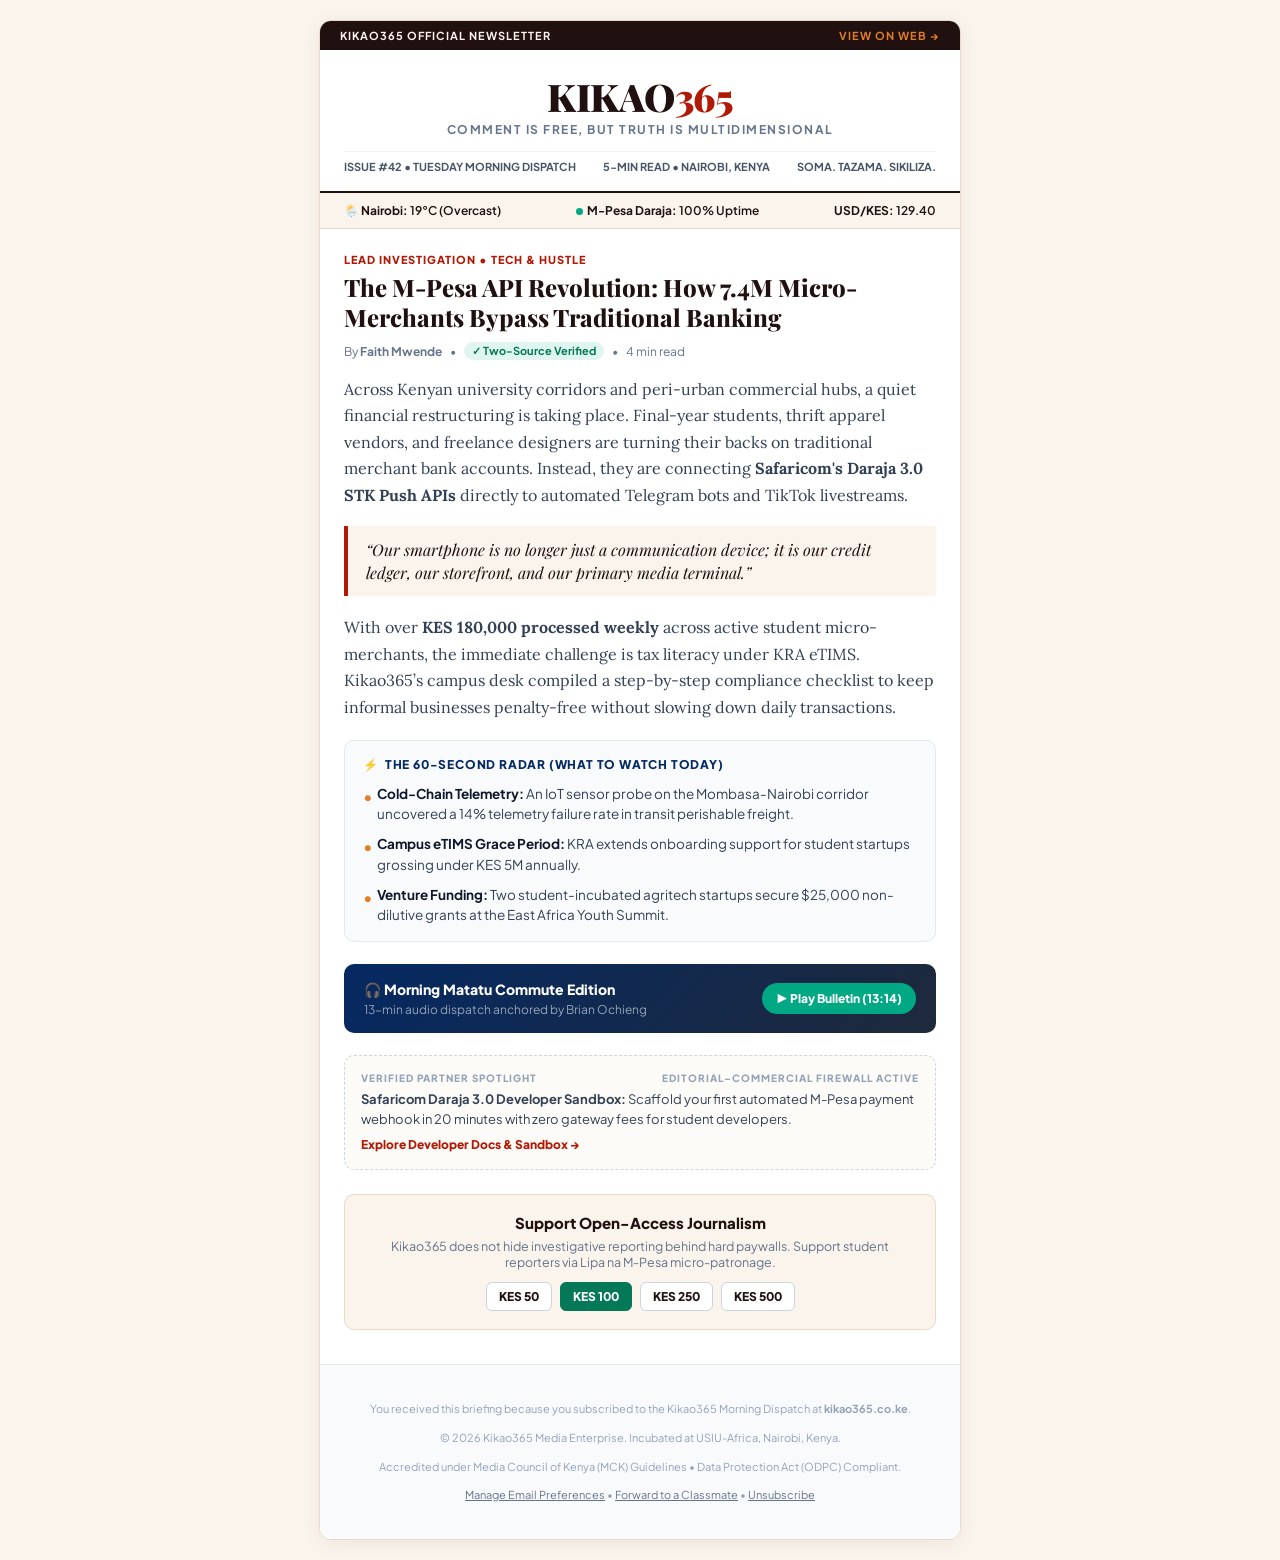
<file: prototype/newsletter.html>
<!DOCTYPE html>
<html lang="en">
<head>
  <meta charset="UTF-8">
  <meta name="viewport" content="width=device-width, initial-scale=1.0">
  <title>Kikao365 Morning Dispatch — Email Newsletter Template</title>
  <link href="https://fonts.googleapis.com/css2?family=Lora:ital,wght@0,400;0,700;1,400&family=Playfair+Display:wght@700;900&family=Plus+Jakarta+Sans:wght@400;500;600;700;800&display=swap" rel="stylesheet">
  <style>
    /* Email-safe and responsive styles */
    body {
      margin: 0;
      padding: 0;
      background-color: #FAF4EC;
      font-family: 'Plus Jakarta Sans', -apple-system, BlinkMacSystemFont, Arial, sans-serif;
      color: #211010;
      -webkit-font-smoothing: antialiased;
    }
    table { border-collapse: collapse; }
    img { border: 0; outline: none; text-decoration: none; display: block; max-width: 100%; }
    
    .email-container {
      max-width: 640px;
      margin: 20px auto;
      background: #ffffff;
      border: 1px solid #ebd9c5;
      border-radius: 12px;
      overflow: hidden;
      box-shadow: 0 4px 20px rgba(33, 16, 16, 0.06);
    }

    /* Top Utility Bar */
    .utility-bar {
      background: #211010;
      color: #FAF4EC;
      padding: 8px 20px;
      font-size: 11px;
      text-transform: uppercase;
      letter-spacing: 1px;
      font-weight: 700;
      display: flex;
      justify-content: space-between;
      align-items: center;
    }
    .utility-bar a { color: #E37E24; text-decoration: none; }

    /* Masthead */
    .masthead {
      padding: 28px 24px 18px;
      text-align: center;
      background: #ffffff;
      border-bottom: 2px solid #211010;
    }
    .brand-logo {
      font-family: 'Playfair Display', Georgia, serif;
      font-size: 38px;
      font-weight: 900;
      color: #211010;
      letter-spacing: -0.5px;
      margin: 0;
      line-height: 1;
    }
    .brand-logo span { color: #B11905; }
    .tagline {
      font-size: 12px;
      text-transform: uppercase;
      letter-spacing: 1.5px;
      color: #64748b;
      margin-top: 6px;
      font-weight: 700;
    }
    .sub-meta {
      display: flex;
      justify-content: space-between;
      margin-top: 14px;
      padding-top: 8px;
      border-top: 1px solid #f1f5f9;
      font-size: 11px;
      font-weight: 700;
      color: #475569;
      text-transform: uppercase;
    }

    /* Live Telemetry / Weather Banner */
    .telemetry-banner {
      background: #FAF4EC;
      border-bottom: 1px solid #ebd9c5;
      padding: 10px 24px;
      font-size: 12px;
      color: #211010;
      font-weight: 600;
      display: flex;
      justify-content: space-between;
      align-items: center;
      flex-wrap: wrap;
      gap: 6px;
    }
    .pulse-dot {
      display: inline-block;
      width: 7px;
      height: 7px;
      border-radius: 50%;
      background: #00A884;
      margin-right: 4px;
    }

    /* Story Section */
    .content-pad {
      padding: 24px;
    }
    .kicker {
      font-size: 11px;
      font-weight: 800;
      text-transform: uppercase;
      letter-spacing: 1px;
      color: #B11905;
      margin-bottom: 6px;
    }
    .headline {
      font-family: 'Playfair Display', Georgia, serif;
      font-size: 24px;
      font-weight: 800;
      line-height: 1.25;
      color: #211010;
      margin: 0 0 10px;
    }
    .byline-bar {
      font-size: 12px;
      color: #64748b;
      margin-bottom: 16px;
      display: flex;
      align-items: center;
      gap: 8px;
    }
    .verified-badge {
      background: rgba(0, 168, 132, 0.12);
      color: #047857;
      padding: 2px 8px;
      border-radius: 999px;
      font-weight: 700;
      font-size: 11px;
    }
    .lead-paragraph {
      font-family: 'Lora', Georgia, serif;
      font-size: 16px;
      line-height: 1.65;
      color: #334155;
      margin: 0 0 14px;
    }
    .pullquote {
      background: #FAF4EC;
      border-left: 4px solid #B11905;
      padding: 12px 18px;
      margin: 18px 0;
      font-family: 'Playfair Display', Georgia, serif;
      font-style: italic;
      font-size: 16px;
      color: #211010;
      line-height: 1.45;
    }

    /* 60-Second Flash Radar */
    .radar-card {
      background: #f8fafc;
      border: 1px solid #e2e8f0;
      border-radius: 10px;
      padding: 16px 18px;
      margin: 20px 0;
    }
    .radar-header {
      font-size: 12px;
      font-weight: 800;
      text-transform: uppercase;
      letter-spacing: 0.8px;
      color: #052962;
      margin-bottom: 12px;
      display: flex;
      align-items: center;
      gap: 6px;
    }
    .radar-item {
      font-size: 13.5px;
      color: #334155;
      line-height: 1.5;
      margin-bottom: 10px;
      padding-left: 14px;
      position: relative;
    }
    .radar-item:last-child { margin-bottom: 0; }
    .radar-item::before {
      content: "•";
      color: #E37E24;
      font-size: 18px;
      position: absolute;
      left: 0;
      top: -2px;
    }
    .radar-item strong { color: #0f172a; }

    /* Audio Dispatch Embed Box */
    .audio-embed-box {
      background: linear-gradient(135deg, #052962 0%, #1e293b 100%);
      color: #ffffff;
      border-radius: 10px;
      padding: 16px 20px;
      margin: 22px 0;
      display: flex;
      justify-content: space-between;
      align-items: center;
      gap: 12px;
    }
    .audio-text h4 { margin: 0 0 4px; font-size: 14px; font-weight: 800; }
    .audio-text p { margin: 0; font-size: 12px; color: #94a3b8; }
    .audio-play-btn {
      background: #00A884;
      color: #ffffff;
      text-decoration: none;
      padding: 8px 14px;
      border-radius: 999px;
      font-size: 12px;
      font-weight: 800;
      white-space: nowrap;
    }

    /* Native Partner Spotlight */
    .partner-card {
      border: 1px dashed #cbd5e1;
      background: #fdfbf7;
      border-radius: 10px;
      padding: 16px;
      margin: 22px 0;
    }
    .partner-label {
      font-size: 10px;
      font-weight: 800;
      text-transform: uppercase;
      letter-spacing: 1px;
      color: #94a3b8;
      display: flex;
      justify-content: space-between;
      margin-bottom: 6px;
    }
    .partner-body {
      font-size: 13px;
      line-height: 1.5;
      color: #334155;
    }
    .partner-link {
      display: inline-block;
      margin-top: 8px;
      font-size: 12px;
      font-weight: 800;
      color: #B11905;
      text-decoration: none;
    }

    /* M-Pesa Tip Box */
    .patronage-box {
      background: #FAF4EC;
      border: 1px solid #ebd9c5;
      border-radius: 10px;
      padding: 18px;
      text-align: center;
      margin: 24px 0 10px;
    }
    .patronage-box h4 {
      margin: 0 0 6px;
      font-size: 15px;
      font-weight: 800;
      color: #211010;
    }
    .patronage-box p {
      margin: 0 0 12px;
      font-size: 12.5px;
      color: #64748b;
    }
    .tip-pills {
      display: flex;
      justify-content: center;
      gap: 8px;
    }
    .tip-pill {
      background: #ffffff;
      border: 1px solid #cbd5e1;
      padding: 6px 12px;
      border-radius: 6px;
      font-size: 12px;
      font-weight: 800;
      color: #211010;
      text-decoration: none;
    }
    .tip-pill.featured {
      background: #047857;
      color: #ffffff;
      border-color: #047857;
    }

    /* Footer */
    .email-footer {
      background: #f8fafc;
      border-top: 1px solid #e2e8f0;
      padding: 24px;
      text-align: center;
      font-size: 11px;
      color: #94a3b8;
      line-height: 1.6;
    }
    .email-footer a { color: #64748b; text-decoration: underline; }
  </style>
</head>
<body>

  <!-- Hidden Preview Preheader Text -->
  <div style="display:none; font-size:1px; color:#333; line-height:1px; max-height:0px; max-width:0px; opacity:0; overflow:hidden;">
    The M-Pesa API revolution for Gen-Z merchants, Nairobi cold-chain IoT telemetry, and today's weather radar.
  </div>

  <div class="email-container">
    
    <!-- Top Utility Bar -->
    <div class="utility-bar">
      <span>Kikao365 Official Newsletter</span>
      <a href="index.html" target="_blank">View on Web →</a>
    </div>

    <!-- Masthead -->
    <header class="masthead">
      <h1 class="brand-logo">KIKAO<span>365</span></h1>
      <div class="tagline">Comment is free, but truth is multidimensional</div>
      <div class="sub-meta">
        <span>Issue #42 • Tuesday Morning Dispatch</span>
        <span>5-Min Read • Nairobi, Kenya</span>
        <span>Soma. Tazama. Sikiliza.</span>
      </div>
    </header>

    <!-- Weather & Market Telemetry -->
    <div class="telemetry-banner">
      <div>🌦️ <strong>Nairobi:</strong> 19°C (Overcast)</div>
      <div><span class="pulse-dot"></span><strong>M-Pesa Daraja:</strong> 100% Uptime</div>
      <div><strong>USD/KES:</strong> 129.40</div>
    </div>

    <!-- Main Content Area -->
    <main class="content-pad">
      
      <!-- Lead Story -->
      <article>
        <div class="kicker">Lead Investigation • Tech &amp; Hustle</div>
        <h2 class="headline">The M-Pesa API Revolution: How 7.4M Micro-Merchants Bypass Traditional Banking</h2>
        <div class="byline-bar">
          <span>By <strong>Faith Mwende</strong></span>
          <span>•</span>
          <span class="verified-badge">✓ Two-Source Verified</span>
          <span>•</span>
          <span>4 min read</span>
        </div>
        <p class="lead-paragraph">
          Across Kenyan university corridors and peri-urban commercial hubs, a quiet financial restructuring is taking place. Final-year students, thrift apparel vendors, and freelance designers are turning their backs on traditional merchant bank accounts. Instead, they are connecting <strong>Safaricom's Daraja 3.0 STK Push APIs</strong> directly to automated Telegram bots and TikTok livestreams.
        </p>
        <div class="pullquote">
          “Our smartphone is no longer just a communication device; it is our credit ledger, our storefront, and our primary media terminal.”
        </div>
        <p class="lead-paragraph">
          With over <strong>KES 180,000 processed weekly</strong> across active student micro-merchants, the immediate challenge is tax literacy under KRA eTIMS. Kikao365’s campus desk compiled a step-by-step compliance checklist to keep informal businesses penalty-free without slowing down daily transactions.
        </p>
      </article>

      <!-- The 60-Second Flash Radar -->
      <section class="radar-card">
        <div class="radar-header">
          <span>⚡</span> The 60-Second Radar (What to Watch Today)
        </div>
        <div class="radar-item">
          <strong>Cold-Chain Telemetry:</strong> An IoT sensor probe on the Mombasa-Nairobi corridor uncovered a 14% telemetry failure rate in transit perishable freight.
        </div>
        <div class="radar-item">
          <strong>Campus eTIMS Grace Period:</strong> KRA extends onboarding support for student startups grossing under KES 5M annually.
        </div>
        <div class="radar-item">
          <strong>Venture Funding:</strong> Two student-incubated agritech startups secure $25,000 non-dilutive grants at the East Africa Youth Summit.
        </div>
      </section>

      <!-- Audio Bulletin Commute Embed -->
      <section class="audio-embed-box">
        <div class="audio-text">
          <h4>🎧 Morning Matatu Commute Edition</h4>
          <p>13-min audio dispatch anchored by Brian Ochieng</p>
        </div>
        <a class="audio-play-btn" href="index.html">▶ Play Bulletin (13:14)</a>
      </section>

      <!-- Native Partner Spotlight (Client Deliverable) -->
      <section class="partner-card">
        <div class="partner-label">
          <span>Verified Partner Spotlight</span>
          <span>Editorial–Commercial Firewall Active</span>
        </div>
        <div class="partner-body">
          <strong>Safaricom Daraja 3.0 Developer Sandbox:</strong> Scaffold your first automated M-Pesa payment webhook in 20 minutes with zero gateway fees for student developers.
        </div>
        <a class="partner-link" href="https://developer.safaricom.co.ke" target="_blank" rel="noopener">
          Explore Developer Docs &amp; Sandbox →
        </a>
      </section>

      <!-- Reader Micro-Patronage Prompt -->
      <section class="patronage-box">
        <h4>Support Open-Access Journalism</h4>
        <p>Kikao365 does not hide investigative reporting behind hard paywalls. Support student reporters via Lipa na M-Pesa micro-patronage.</p>
        <div class="tip-pills">
          <a class="tip-pill" href="#">KES 50</a>
          <a class="tip-pill featured" href="#">KES 100</a>
          <a class="tip-pill" href="#">KES 250</a>
          <a class="tip-pill" href="#">KES 500</a>
        </div>
      </section>

    </main>

    <!-- Email Footer -->
    <footer class="email-footer">
      <p>You received this briefing because you subscribed to the Kikao365 Morning Dispatch at <strong>kikao365.co.ke</strong>.</p>
      <p>© 2026 Kikao365 Media Enterprise. Incubated at USIU-Africa, Nairobi, Kenya.</p>
      <p>Accredited under Media Council of Kenya (MCK) Guidelines • Data Protection Act (ODPC) Compliant.</p>
      <p style="margin-top:10px;">
        <a href="#">Manage Email Preferences</a> • <a href="#">Forward to a Classmate</a> • <a href="#">Unsubscribe</a>
      </p>
    </footer>

  </div>

</body>
</html>
</file>
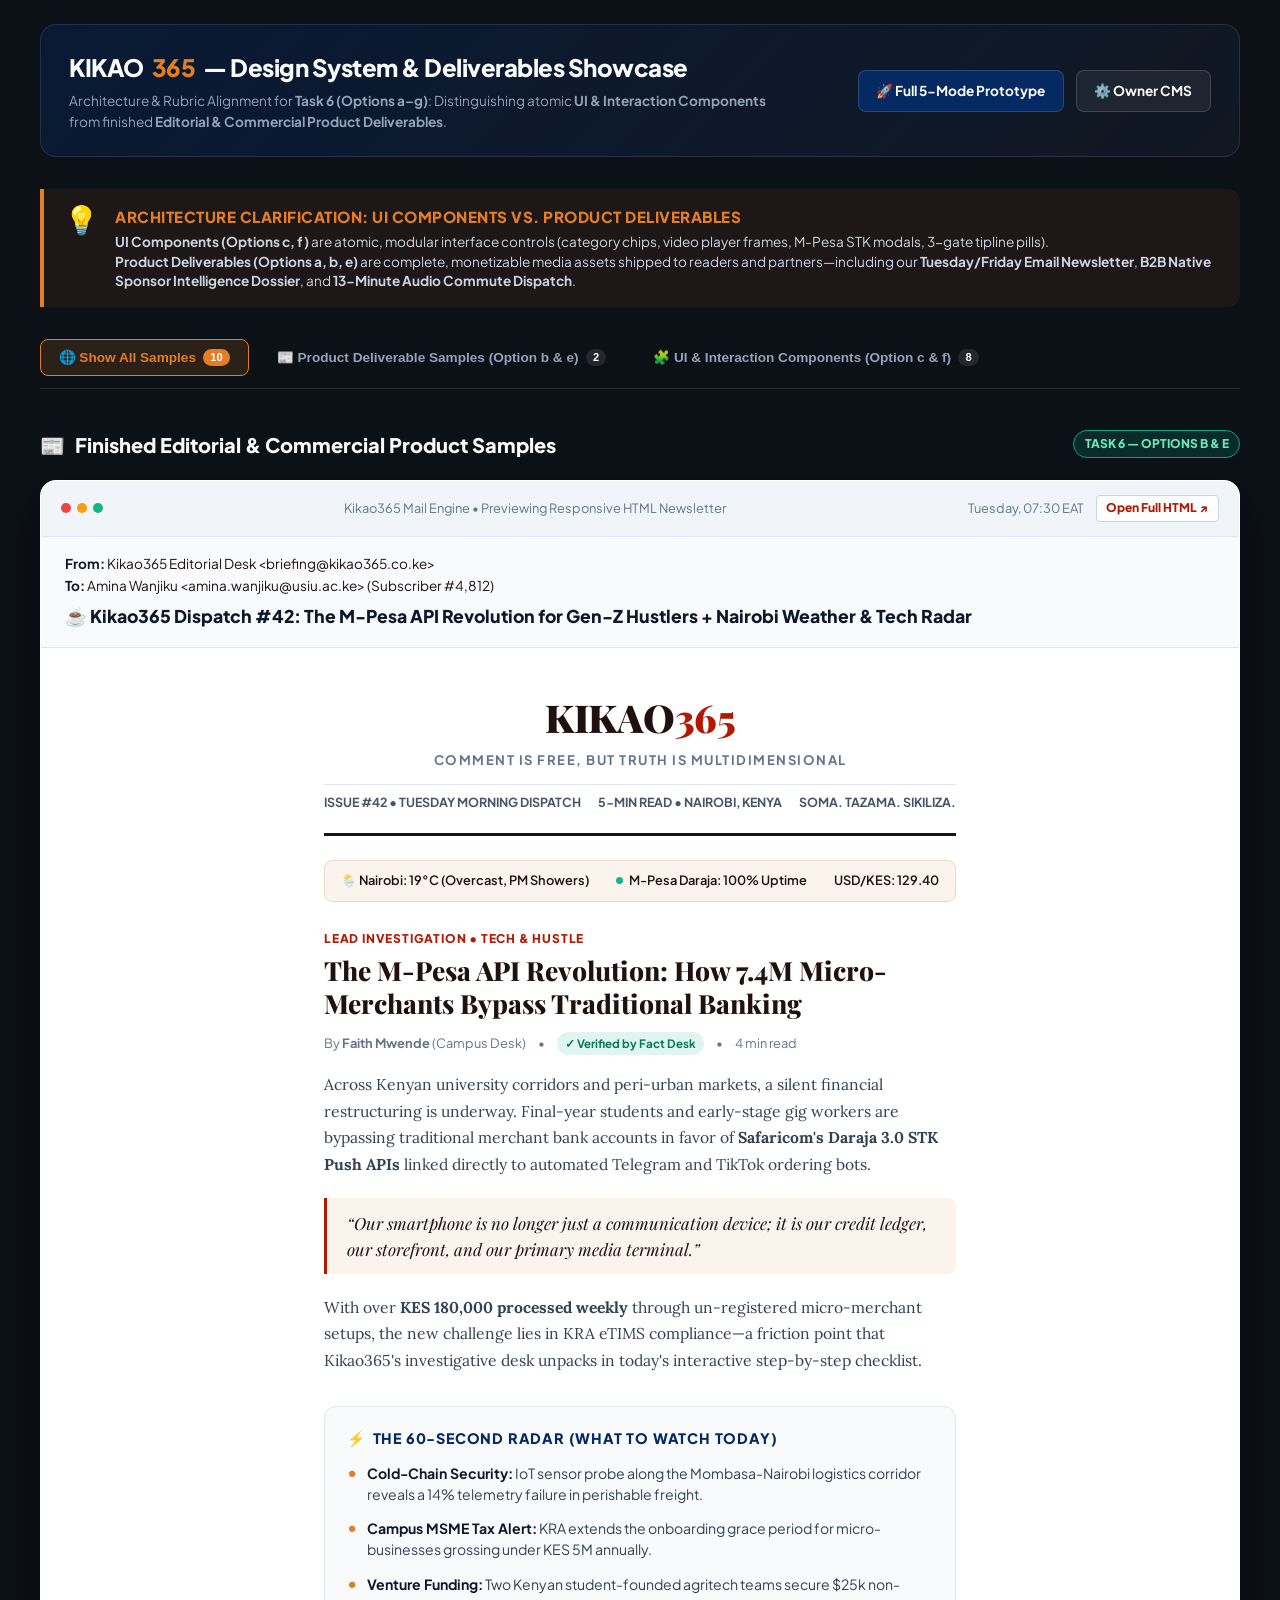
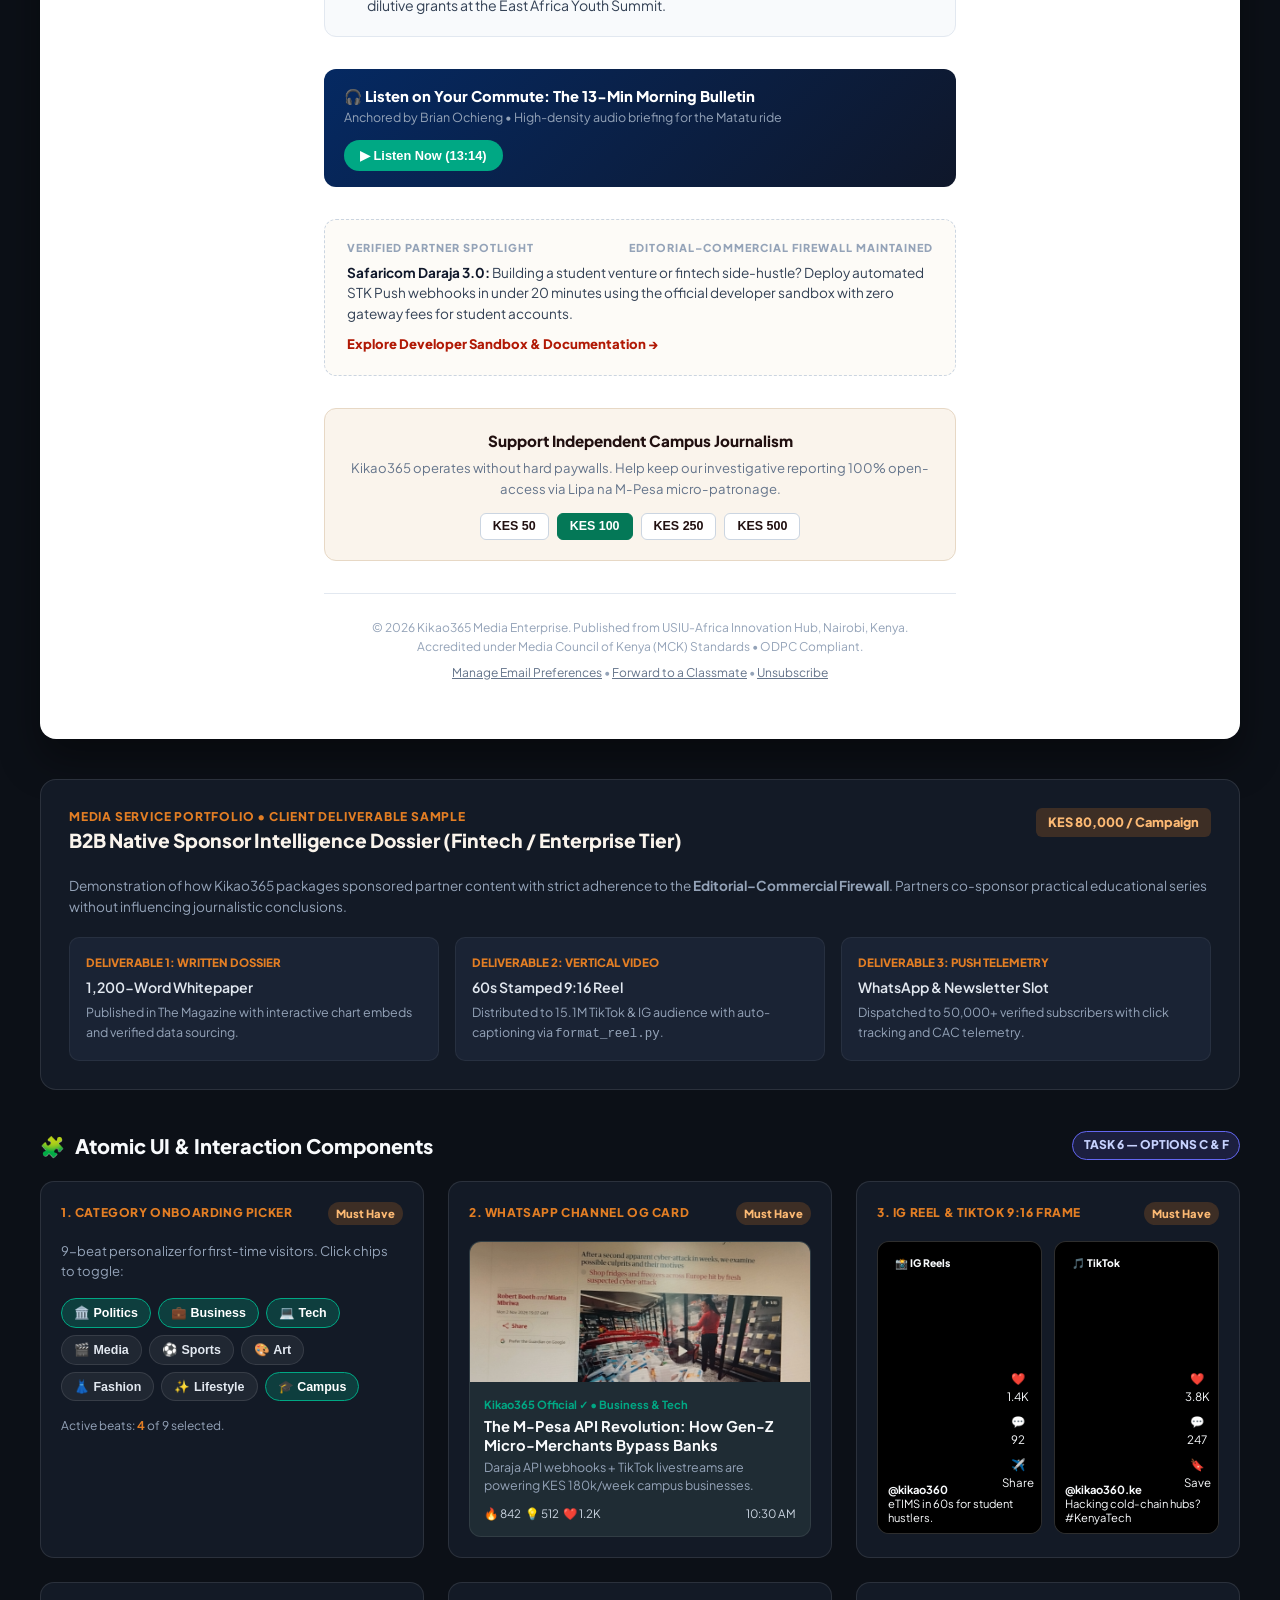
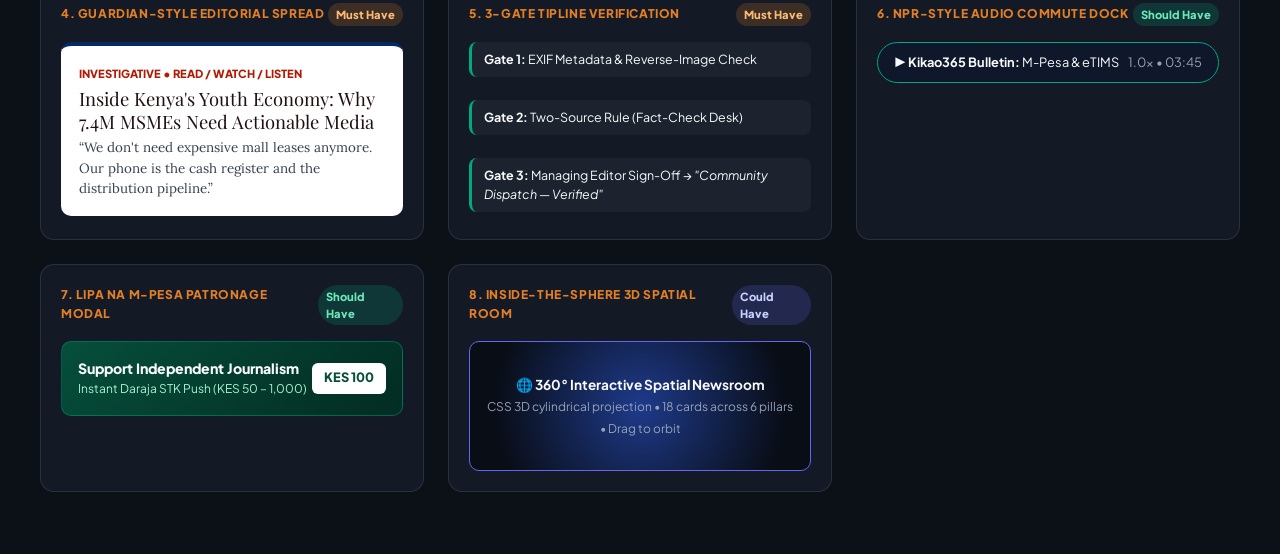
<file: prototype/samples.html>
<!DOCTYPE html>
<html lang="en">
<head>
  <meta charset="UTF-8">
  <meta name="viewport" content="width=device-width, initial-scale=1.0">
  <title>Kikao365 — Design System: UI Components vs. Product Deliverables</title>
  <link href="https://fonts.googleapis.com/css2?family=Lora:ital,wght@0,400;0,700;1,400&family=Playfair+Display:wght@700;900&family=Plus+Jakarta+Sans:wght@400;500;600;700;800&family=JetBrains+Mono:wght@400;600&display=swap" rel="stylesheet">
  <style>
    :root {
      /* Kikao365 60-30-10 Palette */
      --bg-canvas: #0c1017;
      --card-bg: #131a26;
      --card-inner: #1a2334;
      --border-subtle: rgba(255, 255, 255, 0.1);
      --border-focus: rgba(227, 126, 36, 0.5);
      
      --sand-60: #FAF4EC;
      --coffee-30: #211010;
      --navy-dark: #052962;
      --iron-10: #B11905;
      --tiger-orange: #E37E24;
      --wa-emerald: #00A884;
      --wa-dark-bubble: #1f2c34;
      
      --text-main: #f8fafc;
      --text-muted: #94a3b8;
      --text-dark: #211010;
    }

    * { box-sizing: border-box; margin: 0; padding: 0; }

    body {
      font-family: 'Plus Jakarta Sans', -apple-system, BlinkMacSystemFont, sans-serif;
      background: var(--bg-canvas);
      color: var(--text-main);
      padding: 1.5rem 1rem 4rem;
      line-height: 1.55;
    }

    .container {
      max-width: 1200px;
      margin: 0 auto;
    }

    /* TOP HEADER & NAVIGATION */
    .top-header {
      background: linear-gradient(135deg, rgba(5,41,98,0.4) 0%, rgba(19,26,38,0.8) 100%);
      border: 1px solid var(--border-subtle);
      border-radius: 16px;
      padding: 1.5rem 1.75rem;
      margin-bottom: 2rem;
      display: flex;
      justify-content: space-between;
      align-items: center;
      flex-wrap: wrap;
      gap: 1.25rem;
    }

    .brand-title {
      font-size: 1.5rem;
      font-weight: 800;
      letter-spacing: -0.5px;
      display: flex;
      align-items: center;
      gap: 0.5rem;
    }
    .brand-title span { color: var(--tiger-orange); }

    .brand-desc {
      font-size: 0.85rem;
      color: var(--text-muted);
      margin-top: 0.25rem;
      max-width: 700px;
    }

    .nav-actions {
      display: flex;
      gap: 0.75rem;
      align-items: center;
      flex-wrap: wrap;
    }

    .btn-action {
      background: var(--navy-dark);
      color: #fff;
      text-decoration: none;
      padding: 0.6rem 1.1rem;
      border-radius: 8px;
      font-size: 0.85rem;
      font-weight: 700;
      border: 1px solid rgba(255,255,255,0.15);
      transition: all 0.2s ease;
      display: inline-flex;
      align-items: center;
      gap: 0.4rem;
    }
    .btn-action:hover {
      background: var(--tiger-orange);
      color: #fff;
      border-color: var(--tiger-orange);
    }
    .btn-action.secondary {
      background: rgba(255,255,255,0.06);
    }

    /* DISTINCTION BANNER */
    .distinction-banner {
      background: rgba(242, 100, 25, 0.08);
      border-left: 4px solid var(--tiger-orange);
      border-radius: 0 12px 12px 0;
      padding: 1rem 1.25rem;
      margin-bottom: 2rem;
      display: flex;
      align-items: flex-start;
      gap: 1rem;
    }
    .distinction-icon { font-size: 1.75rem; line-height: 1; }
    .distinction-text h3 {
      font-size: 0.95rem;
      font-weight: 800;
      color: var(--tiger-orange);
      text-transform: uppercase;
      letter-spacing: 0.5px;
      margin-bottom: 0.2rem;
    }
    .distinction-text p {
      font-size: 0.85rem;
      color: #cbd5e1;
      line-height: 1.45;
    }

    /* FILTER TABS */
    .view-filter-bar {
      display: flex;
      gap: 0.6rem;
      margin-bottom: 2rem;
      border-bottom: 1px solid var(--border-subtle);
      padding-bottom: 0.75rem;
      overflow-x: auto;
    }
    .filter-tab {
      background: transparent;
      border: 1px solid transparent;
      color: var(--text-muted);
      padding: 0.55rem 1.1rem;
      border-radius: 8px;
      font-size: 0.85rem;
      font-weight: 700;
      cursor: pointer;
      display: flex;
      align-items: center;
      gap: 0.45rem;
      transition: all 0.2s ease;
      white-space: nowrap;
    }
    .filter-tab:hover {
      color: var(--text-main);
      background: rgba(255,255,255,0.04);
    }
    .filter-tab.active {
      background: rgba(227, 126, 36, 0.15);
      border-color: var(--tiger-orange);
      color: var(--tiger-orange);
    }
    .filter-tab .badge {
      font-size: 0.7rem;
      padding: 0.15rem 0.45rem;
      border-radius: 999px;
      background: rgba(255,255,255,0.1);
      color: #fff;
    }
    .filter-tab.active .badge {
      background: var(--tiger-orange);
      color: #fff;
    }

    /* SECTION HEADERS */
    .section-head {
      margin: 2.5rem 0 1.25rem;
      display: flex;
      align-items: center;
      justify-content: space-between;
      flex-wrap: wrap;
      gap: 0.5rem;
    }
    .section-title {
      font-size: 1.25rem;
      font-weight: 800;
      display: flex;
      align-items: center;
      gap: 0.6rem;
    }
    .section-tag {
      font-size: 0.75rem;
      padding: 0.25rem 0.65rem;
      border-radius: 999px;
      font-weight: 800;
      text-transform: uppercase;
    }
    .tag-product {
      background: rgba(0, 168, 132, 0.18);
      color: #6ee7b7;
      border: 1px solid var(--wa-emerald);
    }
    .tag-component {
      background: rgba(99, 102, 241, 0.18);
      color: #c7d2fe;
      border: 1px solid #6366f1;
    }

    /* ==========================================================================
       PRODUCT DELIVERABLE 1: FULL NEWSLETTER TEMPLATE (OPTION b)
       ========================================================================== */
    .email-client-frame {
      background: #ffffff;
      color: var(--coffee-30);
      border-radius: 16px;
      border: 1px solid rgba(255,255,255,0.2);
      box-shadow: 0 20px 40px rgba(0,0,0,0.4);
      overflow: hidden;
      margin-bottom: 2.5rem;
    }

    /* Email App Window Header */
    .email-client-header {
      background: #f1f5f9;
      border-bottom: 1px solid #e2e8f0;
      padding: 0.9rem 1.25rem;
      display: flex;
      justify-content: space-between;
      align-items: center;
      font-size: 0.8rem;
      color: #64748b;
    }
    .email-dots {
      display: flex;
      gap: 6px;
    }
    .email-dot {
      width: 10px;
      height: 10px;
      border-radius: 50%;
      background: #cbd5e1;
    }
    .email-dot.red { background: #ef4444; }
    .email-dot.yellow { background: #f59e0b; }
    .email-dot.green { background: #10b981; }

    .email-meta-bar {
      background: #f8fafc;
      padding: 1rem 1.5rem;
      border-bottom: 1px solid #e2e8f0;
      font-size: 0.85rem;
      line-height: 1.6;
    }
    .email-meta-bar strong { color: #0f172a; }
    .email-subject {
      font-size: 1.1rem;
      font-weight: 800;
      color: #0f172a;
      margin-top: 0.35rem;
    }

    /* Newsletter Body Canvas */
    .newsletter-canvas {
      max-width: 680px;
      margin: 0 auto;
      padding: 2.5rem 1.5rem 3.5rem;
      font-family: 'Plus Jakarta Sans', sans-serif;
    }

    .nl-masthead {
      text-align: center;
      border-bottom: 3px solid var(--coffee-30);
      padding-bottom: 1.25rem;
      margin-bottom: 1.5rem;
    }
    .nl-brand-title {
      font-family: 'Playfair Display', serif;
      font-size: 2.4rem;
      font-weight: 900;
      letter-spacing: -0.5px;
      color: var(--coffee-30);
    }
    .nl-brand-title span { color: var(--iron-10); }
    .nl-tagline {
      font-size: 0.82rem;
      text-transform: uppercase;
      letter-spacing: 1.5px;
      color: #64748b;
      margin-top: 0.2rem;
      font-weight: 700;
    }
    .nl-issue-strip {
      display: flex;
      justify-content: space-between;
      border-top: 1px solid #e2e8f0;
      margin-top: 0.85rem;
      padding-top: 0.5rem;
      font-size: 0.78rem;
      font-weight: 700;
      color: #475569;
      text-transform: uppercase;
    }

    /* Weather & Market Telemetry Strip */
    .nl-telemetry-bar {
      background: #faf4ec;
      border: 1px solid #ebd9c5;
      border-radius: 8px;
      padding: 0.65rem 1rem;
      margin-bottom: 1.75rem;
      display: flex;
      justify-content: space-between;
      align-items: center;
      flex-wrap: wrap;
      gap: 0.5rem;
      font-size: 0.8rem;
      color: var(--coffee-30);
      font-weight: 600;
    }
    .telemetry-item { display: flex; align-items: center; gap: 0.4rem; }
    .telemetry-pulse {
      width: 7px; height: 7px; border-radius: 50%; background: #10b981;
      animation: pulse 1.5s infinite;
    }

    /* Lead Story */
    .nl-lead-section { margin-bottom: 2rem; }
    .nl-kicker {
      font-size: 0.75rem;
      font-weight: 800;
      text-transform: uppercase;
      color: var(--iron-10);
      letter-spacing: 0.8px;
    }
    .nl-headline {
      font-family: 'Playfair Display', serif;
      font-size: 1.65rem;
      font-weight: 800;
      line-height: 1.25;
      color: var(--coffee-30);
      margin: 0.35rem 0 0.75rem;
    }
    .nl-byline {
      font-size: 0.8rem;
      color: #64748b;
      margin-bottom: 1rem;
      display: flex;
      align-items: center;
      gap: 0.75rem;
    }
    .nl-verified-pill {
      background: rgba(0, 168, 132, 0.12);
      color: #047857;
      font-weight: 700;
      padding: 0.15rem 0.5rem;
      border-radius: 999px;
      font-size: 0.72rem;
    }
    .nl-prose {
      font-family: 'Lora', Georgia, serif;
      font-size: 0.98rem;
      line-height: 1.7;
      color: #334155;
      margin-bottom: 1.25rem;
    }
    .nl-pullquote {
      border-left: 3px solid var(--iron-10);
      padding: 0.75rem 1.25rem;
      background: #faf4ec;
      border-radius: 0 8px 8px 0;
      font-family: 'Playfair Display', serif;
      font-style: italic;
      font-size: 1.05rem;
      color: var(--coffee-30);
      margin: 1.25rem 0;
    }

    /* The 60-Second Flash Radar */
    .nl-radar-box {
      background: #f8fafc;
      border: 1px solid #e2e8f0;
      border-radius: 12px;
      padding: 1.25rem 1.4rem;
      margin-bottom: 2rem;
    }
    .nl-radar-title {
      font-size: 0.9rem;
      font-weight: 800;
      text-transform: uppercase;
      letter-spacing: 0.8px;
      color: var(--navy-dark);
      margin-bottom: 0.85rem;
      display: flex;
      align-items: center;
      gap: 0.4rem;
    }
    .radar-list { list-style: none; display: flex; flex-direction: column; gap: 0.85rem; }
    .radar-item {
      font-size: 0.88rem;
      line-height: 1.5;
      color: #334155;
      padding-left: 1.25rem;
      position: relative;
    }
    .radar-item::before {
      content: "•";
      position: absolute;
      left: 0;
      color: var(--tiger-orange);
      font-size: 1.2rem;
      line-height: 1;
      top: -1px;
    }
    .radar-item strong { color: #0f172a; }

    /* Audio Bulletin Embed */
    .nl-audio-card {
      background: linear-gradient(135deg, #052962 0%, #0f172a 100%);
      color: #fff;
      border-radius: 12px;
      padding: 1rem 1.25rem;
      margin-bottom: 2rem;
      display: flex;
      justify-content: space-between;
      align-items: center;
      flex-wrap: wrap;
      gap: 0.75rem;
    }
    .nl-audio-info h4 { font-size: 0.92rem; font-weight: 800; }
    .nl-audio-info p { font-size: 0.78rem; color: #94a3b8; }
    .nl-audio-btn {
      background: var(--wa-emerald);
      color: #fff;
      border: none;
      padding: 0.5rem 1rem;
      border-radius: 999px;
      font-size: 0.8rem;
      font-weight: 800;
      cursor: pointer;
      display: flex;
      align-items: center;
      gap: 0.4rem;
    }

    /* Native Sponsor Showcase Box */
    .nl-sponsor-box {
      border: 1px dashed #cbd5e1;
      background: #fdfbf7;
      border-radius: 12px;
      padding: 1.25rem 1.4rem;
      margin-bottom: 2rem;
    }
    .nl-sponsor-label {
      font-size: 0.68rem;
      font-weight: 800;
      text-transform: uppercase;
      letter-spacing: 1px;
      color: #94a3b8;
      margin-bottom: 0.4rem;
      display: flex;
      justify-content: space-between;
    }
    .nl-sponsor-content {
      font-size: 0.85rem;
      line-height: 1.5;
      color: #334155;
    }
    .nl-sponsor-content strong { color: #0f172a; }
    .nl-sponsor-cta {
      display: inline-block;
      margin-top: 0.6rem;
      font-size: 0.82rem;
      font-weight: 800;
      color: var(--iron-10);
      text-decoration: none;
    }
    .nl-sponsor-cta:hover { text-decoration: underline; }

    /* Micro-Tip Box */
    .nl-tip-prompt {
      background: #faf4ec;
      border: 1px solid #e7d8c5;
      border-radius: 12px;
      padding: 1.25rem;
      text-align: center;
      margin-bottom: 2rem;
    }
    .nl-tip-prompt h4 { font-size: 0.95rem; font-weight: 800; color: var(--coffee-30); }
    .nl-tip-prompt p { font-size: 0.82rem; color: #64748b; margin: 0.35rem 0 0.85rem; }
    .nl-tip-chips { display: flex; justify-content: center; gap: 0.5rem; }
    .nl-tip-chip {
      background: #fff;
      border: 1px solid #cbd5e1;
      padding: 0.35rem 0.75rem;
      border-radius: 6px;
      font-size: 0.78rem;
      font-weight: 700;
      color: var(--coffee-30);
      cursor: pointer;
    }
    .nl-tip-chip.active {
      background: #047857;
      color: #fff;
      border-color: #047857;
    }

    /* Newsletter Footer */
    .nl-footer {
      border-top: 1px solid #e2e8f0;
      padding-top: 1.5rem;
      text-align: center;
      font-size: 0.75rem;
      color: #94a3b8;
      line-height: 1.6;
    }
    .nl-footer a { color: #64748b; text-decoration: underline; }

    /* ==========================================================================
       PRODUCT DELIVERABLE 2: B2B SPONSOR PACKAGE / DOSSIER (OPTION e)
       ========================================================================== */
    .b2b-package-card {
      background: var(--card-bg);
      border: 1px solid var(--border-subtle);
      border-radius: 16px;
      padding: 1.75rem;
      margin-bottom: 2.5rem;
    }
    .b2b-head {
      display: flex;
      justify-content: space-between;
      align-items: flex-start;
      margin-bottom: 1.25rem;
      flex-wrap: wrap;
      gap: 0.75rem;
    }
    .b2b-title {
      font-size: 1.2rem;
      font-weight: 800;
      color: var(--sand-60);
    }
    .b2b-spec-grid {
      display: grid;
      grid-template-columns: repeat(auto-fit, minmax(240px, 1fr));
      gap: 1rem;
      margin-top: 1.25rem;
    }
    .b2b-spec-box {
      background: var(--card-inner);
      border: 1px solid rgba(255,255,255,0.06);
      border-radius: 10px;
      padding: 1rem;
    }
    .b2b-spec-label {
      font-size: 0.72rem;
      text-transform: uppercase;
      font-weight: 800;
      color: var(--tiger-orange);
      margin-bottom: 0.3rem;
    }
    .b2b-spec-val { font-size: 0.88rem; color: #e2e8f0; font-weight: 600; }
    .b2b-spec-desc { font-size: 0.78rem; color: var(--text-muted); margin-top: 0.3rem; }

    /* ==========================================================================
       SECTION 2: UI & INTERACTION COMPONENTS (OPTIONS c, f)
       ========================================================================== */
    .components-grid {
      display: grid;
      grid-template-columns: repeat(auto-fit, minmax(320px, 1fr));
      gap: 1.5rem;
    }

    .comp-box {
      background: var(--card-bg);
      border: 1px solid var(--border-subtle);
      border-radius: 14px;
      padding: 1.25rem;
      display: flex;
      flex-direction: column;
      gap: 1rem;
    }
    .comp-header {
      display: flex;
      justify-content: space-between;
      align-items: center;
    }
    .comp-num {
      font-size: 0.75rem;
      font-weight: 800;
      text-transform: uppercase;
      letter-spacing: 0.6px;
      color: var(--tiger-orange);
    }
    .comp-tier {
      font-size: 0.7rem;
      padding: 0.18rem 0.5rem;
      border-radius: 999px;
      font-weight: 800;
    }
    .comp-tier.must { background: rgba(227, 126, 36, 0.2); color: #fdba74; }
    .comp-tier.should { background: rgba(0, 168, 132, 0.2); color: #6ee7b7; }
    .comp-tier.could { background: rgba(99, 102, 241, 0.2); color: #c7d2fe; }

    /* Chips component */
    .chips { display: flex; flex-wrap: wrap; gap: 0.45rem; }
    .chip {
      background: rgba(255,255,255,0.06); border: 1px solid var(--border-subtle);
      color: #e2e8f0; padding: 0.4rem 0.75rem; border-radius: 999px;
      font-size: 0.78rem; font-weight: 600; cursor: pointer;
      transition: all 0.15s ease;
    }
    .chip:hover { background: rgba(255,255,255,0.12); }
    .chip.active { background: rgba(0,168,132,0.25); border-color: var(--wa-emerald); color: #fff; }

    /* WhatsApp Card */
    .wa-card {
      background: var(--wa-dark-bubble); border-radius: 12px; overflow: hidden;
      border: 1px solid rgba(255,255,255,0.08);
    }
    .wa-card img { width: 100%; height: 140px; object-fit: cover; display: block; }
    .wa-card-body { padding: 0.85rem; }
    .wa-site { font-size: 0.7rem; color: var(--wa-emerald); font-weight: 700; }
    .wa-title { font-size: 0.92rem; font-weight: 700; margin: 0.25rem 0; line-height: 1.3; }
    .wa-desc { font-size: 0.78rem; color: var(--text-muted); line-height: 1.4; }
    .wa-meta {
      display: flex; justify-content: space-between; align-items: center;
      margin-top: 0.65rem; font-size: 0.72rem; color: #cbd5e1;
    }

    /* 9:16 Video Pair */
    .vertical-pair { display: grid; grid-template-columns: 1fr 1fr; gap: 0.75rem; }
    .phone-frame {
      position: relative; aspect-ratio: 9 / 16; border-radius: 12px; overflow: hidden;
      background: #000; border: 1px solid rgba(255,255,255,0.18);
    }
    .phone-frame video { width: 100%; height: 100%; object-fit: cover; }
    .phone-overlay {
      position: absolute; inset: 0; display: flex; flex-direction: column;
      justify-content: space-between; padding: 0.6rem;
      background: linear-gradient(to top, rgba(0,0,0,0.85) 0%, transparent 45%, rgba(0,0,0,0.4) 100%);
    }
    .platform-tag {
      align-self: flex-start; font-size: 0.65rem; font-weight: 800;
      padding: 0.2rem 0.45rem; border-radius: 6px; background: rgba(0,0,0,0.7);
    }
    .video-actions {
      position: absolute; right: 0.45rem; bottom: 2.6rem;
      display: flex; flex-direction: column; gap: 0.45rem; font-size: 0.72rem; text-align: center;
    }
    .video-caption { font-size: 0.7rem; line-height: 1.25; }

    /* Guardian Spread Card */
    .mag-sample {
      background: #fff; color: var(--coffee-30); border-radius: 10px; padding: 1.15rem;
      border-top: 4px solid var(--navy-dark);
    }
    .mag-kicker { color: var(--iron-10); font-size: 0.7rem; font-weight: 800; text-transform: uppercase; }
    .mag-title { font-family: 'Playfair Display', serif; font-size: 1.15rem; margin: 0.3rem 0; line-height: 1.25; }
    .mag-body { font-family: 'Lora', serif; font-size: 0.84rem; color: #374151; line-height: 1.5; }

    /* Tipline Gates */
    .gate-pill {
      padding: 0.5rem 0.75rem; border-radius: 8px; font-size: 0.78rem;
      background: rgba(255,255,255,0.04); border-left: 3px solid var(--wa-emerald);
      margin-bottom: 0.4rem;
    }

    /* M-Pesa Patronage Box */
    .mpesa-sample {
      background: linear-gradient(135deg, #064e3b 0%, #022c22 100%);
      border-radius: 10px; padding: 1rem;
      display: flex; justify-content: space-between; align-items: center;
      border: 1px solid rgba(0, 168, 132, 0.4);
    }

    /* 3D Sphere Preview Box */
    .sphere-sample {
      height: 130px; border-radius: 10px; display: grid; place-items: center; text-align: center;
      background: radial-gradient(circle at center, #1e3a8a 0%, #090d16 80%);
      border: 1px solid #6366f1; font-size: 0.85rem; padding: 1rem;
    }

    @keyframes pulse {
      0% { opacity: 1; transform: scale(1); }
      50% { opacity: 0.4; transform: scale(0.9); }
      100% { opacity: 1; transform: scale(1); }
    }

    @media (max-width: 768px) {
      .top-header { flex-direction: column; align-items: flex-start; }
      .nav-actions { width: 100%; justify-content: flex-start; }
      .nl-headline { font-size: 1.35rem; }
      .nl-brand-title { font-size: 1.9rem; }
      .nl-issue-strip { flex-direction: column; gap: 0.25rem; }
    }
  </style>
</head>
<body>
  <div class="container">
    
    <!-- TOP HEADER -->
    <header class="top-header">
      <div>
        <div class="brand-title">
          KIKAO<span>365</span> — Design System &amp; Deliverables Showcase
        </div>
        <p class="brand-desc">
          Architecture &amp; Rubric Alignment for <strong>Task 6 (Options a–g)</strong>: Distinguishing atomic <strong>UI &amp; Interaction Components</strong> from finished <strong>Editorial &amp; Commercial Product Deliverables</strong>.
        </p>
      </div>
      <div class="nav-actions">
        <a class="btn-action" href="index.html">🚀 Full 5-Mode Prototype</a>
        <a class="btn-action secondary" href="cms.html">⚙️ Owner CMS</a>
      </div>
    </header>

    <!-- ARCHITECTURAL DISTINCTION BANNER -->
    <aside class="distinction-banner">
      <div class="distinction-icon">💡</div>
      <div class="distinction-text">
        <h3>Architecture Clarification: UI Components vs. Product Deliverables</h3>
        <p>
          <strong>UI Components (Options c, f)</strong> are atomic, modular interface controls (category chips, video player frames, M-Pesa STK modals, 3-gate tipline pills).<br>
          <strong>Product Deliverables (Options a, b, e)</strong> are complete, monetizable media assets shipped to readers and partners—including our <strong>Tuesday/Friday Email Newsletter</strong>, <strong>B2B Native Sponsor Intelligence Dossier</strong>, and <strong>13-Minute Audio Commute Dispatch</strong>.
        </p>
      </div>
    </aside>

    <!-- FILTER / VIEW SWITCHER TABS -->
    <nav class="view-filter-bar" id="viewFilterBar">
      <button class="filter-tab active" data-filter="all">
        🌐 Show All Samples <span class="badge">10</span>
      </button>
      <button class="filter-tab" data-filter="product">
        📰 Product Deliverable Samples (Option b &amp; e) <span class="badge">2</span>
      </button>
      <button class="filter-tab" data-filter="component">
        🧩 UI &amp; Interaction Components (Option c &amp; f) <span class="badge">8</span>
      </button>
    </nav>

    <!-- ====================================================================
         SECTION 1: PRODUCT DELIVERABLES
         ==================================================================== -->
    <section class="deliverable-section" id="productSection">
      <div class="section-head">
        <div class="section-title">
          <span>📰</span> Finished Editorial &amp; Commercial Product Samples
        </div>
        <span class="section-tag tag-product">Task 6 — Options b &amp; e</span>
      </div>

      <!-- PRODUCT 1: FULL INTERACTIVE NEWSLETTER (OPTION b) -->
      <article class="email-client-frame" id="newsletter-sample">
        <div class="email-client-header">
          <div class="email-dots">
            <div class="email-dot red"></div>
            <div class="email-dot yellow"></div>
            <div class="email-dot green"></div>
          </div>
          <div>Kikao365 Mail Engine • Previewing Responsive HTML Newsletter</div>
          <div style="display:flex; align-items:center; gap:0.75rem;">
            <span>Tuesday, 07:30 EAT</span>
            <a href="newsletter.html" target="_blank" style="color:var(--iron-10); font-weight:800; text-decoration:none; background:#fff; padding:0.2rem 0.6rem; border-radius:4px; font-size:0.75rem; border:1px solid #cbd5e1;">Open Full HTML ↗</a>
          </div>
        </div>

        <div class="email-meta-bar">
          <div><strong>From:</strong> Kikao365 Editorial Desk &lt;briefing@kikao365.co.ke&gt;</div>
          <div><strong>To:</strong> Amina Wanjiku &lt;amina.wanjiku@usiu.ac.ke&gt; (Subscriber #4,812)</div>
          <div class="email-subject">☕ Kikao365 Dispatch #42: The M-Pesa API Revolution for Gen-Z Hustlers + Nairobi Weather &amp; Tech Radar</div>
        </div>

        <!-- Inner Newsletter Document -->
        <div class="newsletter-canvas">
          <!-- Masthead -->
          <div class="nl-masthead">
            <div class="nl-brand-title">KIKAO<span>365</span></div>
            <div class="nl-tagline">Comment is free, but truth is multidimensional</div>
            <div class="nl-issue-strip">
              <span>Issue #42 • Tuesday Morning Dispatch</span>
              <span>5-Min Read • Nairobi, Kenya</span>
              <span>Soma. Tazama. Sikiliza.</span>
            </div>
          </div>

          <!-- Weather & Market Telemetry Strip -->
          <div class="nl-telemetry-bar">
            <div class="telemetry-item">
              <span>🌦️ Nairobi: 19°C (Overcast, PM Showers)</span>
            </div>
            <div class="telemetry-item">
              <span class="telemetry-pulse"></span>
              <span>M-Pesa Daraja: 100% Uptime</span>
            </div>
            <div class="telemetry-item">
              <span>USD/KES: 129.40</span>
            </div>
          </div>

          <!-- Lead Investigation Story -->
          <div class="nl-lead-section">
            <div class="nl-kicker">Lead Investigation • Tech &amp; Hustle</div>
            <h2 class="nl-headline">The M-Pesa API Revolution: How 7.4M Micro-Merchants Bypass Traditional Banking</h2>
            <div class="nl-byline">
              <span>By <strong>Faith Mwende</strong> (Campus Desk)</span>
              <span>•</span>
              <span class="nl-verified-pill">✓ Verified by Fact Desk</span>
              <span>•</span>
              <span>4 min read</span>
            </div>
            <p class="nl-prose">
              Across Kenyan university corridors and peri-urban markets, a silent financial restructuring is underway. Final-year students and early-stage gig workers are bypassing traditional merchant bank accounts in favor of <strong>Safaricom's Daraja 3.0 STK Push APIs</strong> linked directly to automated Telegram and TikTok ordering bots.
            </p>
            <div class="nl-pullquote">
              “Our smartphone is no longer just a communication device; it is our credit ledger, our storefront, and our primary media terminal.”
            </div>
            <p class="nl-prose">
              With over <strong>KES 180,000 processed weekly</strong> through un-registered micro-merchant setups, the new challenge lies in KRA eTIMS compliance—a friction point that Kikao365's investigative desk unpacks in today's interactive step-by-step checklist.
            </p>
          </div>

          <!-- The 60-Second Flash Radar -->
          <div class="nl-radar-box">
            <div class="nl-radar-title">
              <span>⚡</span> The 60-Second Radar (What to Watch Today)
            </div>
            <ul class="radar-list">
              <li class="radar-item">
                <strong>Cold-Chain Security:</strong> IoT sensor probe along the Mombasa-Nairobi logistics corridor reveals a 14% telemetry failure in perishable freight.
              </li>
              <li class="radar-item">
                <strong>Campus MSME Tax Alert:</strong> KRA extends the onboarding grace period for micro-businesses grossing under KES 5M annually.
              </li>
              <li class="radar-item">
                <strong>Venture Funding:</strong> Two Kenyan student-founded agritech teams secure $25k non-dilutive grants at the East Africa Youth Summit.
              </li>
            </ul>
          </div>

          <!-- Audio Bulletin Embed -->
          <div class="nl-audio-card">
            <div class="nl-audio-info">
              <h4>🎧 Listen on Your Commute: The 13-Min Morning Bulletin</h4>
              <p>Anchored by Brian Ochieng • High-density audio briefing for the Matatu ride</p>
            </div>
            <button class="nl-audio-btn" onclick="alert('Playing 13-min Audio Bulletin sample from persistent audio dock!')">
              ▶ Listen Now (13:14)
            </button>
          </div>

          <!-- Native Partner Spotlight (Client Deliverable) -->
          <div class="nl-sponsor-box">
            <div class="nl-sponsor-label">
              <span>Verified Partner Spotlight</span>
              <span>Editorial–Commercial Firewall Maintained</span>
            </div>
            <div class="nl-sponsor-content">
              <strong>Safaricom Daraja 3.0:</strong> Building a student venture or fintech side-hustle? Deploy automated STK Push webhooks in under 20 minutes using the official developer sandbox with zero gateway fees for student accounts.
            </div>
            <a class="nl-sponsor-cta" href="https://developer.safaricom.co.ke" target="_blank" rel="noopener">
              Explore Developer Sandbox &amp; Documentation →
            </a>
          </div>

          <!-- Reader Micro-Patronage Prompt -->
          <div class="nl-tip-prompt">
            <h4>Support Independent Campus Journalism</h4>
            <p>Kikao365 operates without hard paywalls. Help keep our investigative reporting 100% open-access via Lipa na M-Pesa micro-patronage.</p>
            <div class="nl-tip-chips">
              <button class="nl-tip-chip">KES 50</button>
              <button class="nl-tip-chip active">KES 100</button>
              <button class="nl-tip-chip">KES 250</button>
              <button class="nl-tip-chip">KES 500</button>
            </div>
          </div>

          <!-- Footer -->
          <footer class="nl-footer">
            <p>© 2026 Kikao365 Media Enterprise. Published from USIU-Africa Innovation Hub, Nairobi, Kenya.</p>
            <p>Accredited under Media Council of Kenya (MCK) Standards • ODPC Compliant.</p>
            <p style="margin-top:0.4rem;">
              <a href="#">Manage Email Preferences</a> • <a href="#">Forward to a Classmate</a> • <a href="#">Unsubscribe</a>
            </p>
          </footer>
        </div>
      </article>

      <!-- PRODUCT 2: B2B SPONSOR INTELLIGENCE PACKAGE (OPTION e) -->
      <article class="b2b-package-card" id="b2b-sample">
        <div class="b2b-head">
          <div>
            <div style="font-size:0.75rem; text-transform:uppercase; color:var(--tiger-orange); font-weight:800; letter-spacing:0.8px;">
              Media Service Portfolio • Client Deliverable Sample
            </div>
            <h3 class="b2b-title">B2B Native Sponsor Intelligence Dossier (Fintech / Enterprise Tier)</h3>
          </div>
          <span style="background:rgba(227, 126, 36, 0.2); color:#fdba74; padding:0.3rem 0.75rem; border-radius:6px; font-weight:800; font-size:0.8rem;">
            KES 80,000 / Campaign
          </span>
        </div>
        <p style="font-size:0.85rem; color:var(--text-muted); line-height:1.5;">
          Demonstration of how Kikao365 packages sponsored partner content with strict adherence to the <strong>Editorial–Commercial Firewall</strong>. Partners co-sponsor practical educational series without influencing journalistic conclusions.
        </p>

        <div class="b2b-spec-grid">
          <div class="b2b-spec-box">
            <div class="b2b-spec-label">Deliverable 1: Written Dossier</div>
            <div class="b2b-spec-val">1,200-Word Whitepaper</div>
            <div class="b2b-spec-desc">Published in The Magazine with interactive chart embeds and verified data sourcing.</div>
          </div>
          <div class="b2b-spec-box">
            <div class="b2b-spec-label">Deliverable 2: Vertical Video</div>
            <div class="b2b-spec-val">60s Stamped 9:16 Reel</div>
            <div class="b2b-spec-desc">Distributed to 15.1M TikTok &amp; IG audience with auto-captioning via <code>format_reel.py</code>.</div>
          </div>
          <div class="b2b-spec-box">
            <div class="b2b-spec-label">Deliverable 3: Push Telemetry</div>
            <div class="b2b-spec-val">WhatsApp &amp; Newsletter Slot</div>
            <div class="b2b-spec-desc">Dispatched to 50,000+ verified subscribers with click tracking and CAC telemetry.</div>
          </div>
        </div>
      </article>
    </section>

    <!-- ====================================================================
         SECTION 2: UI & INTERACTION COMPONENTS
         ==================================================================== -->
    <section class="deliverable-section" id="componentSection">
      <div class="section-head">
        <div class="section-title">
          <span>🧩</span> Atomic UI &amp; Interaction Components
        </div>
        <span class="section-tag tag-component">Task 6 — Options c &amp; f</span>
      </div>

      <div class="components-grid">
        <!-- Comp 1: Category Chips -->
        <div class="comp-box">
          <div class="comp-header">
            <span class="comp-num">1. Category Onboarding Picker</span>
            <span class="comp-tier must">Must Have</span>
          </div>
          <p style="font-size:0.82rem; color:var(--text-muted);">
            9-beat personalizer for first-time visitors. Click chips to toggle:
          </p>
          <div class="chips" id="sampleChips">
            <button class="chip active">🏛️ Politics</button>
            <button class="chip active">💼 Business</button>
            <button class="chip active">💻 Tech</button>
            <button class="chip">🎬 Media</button>
            <button class="chip">⚽ Sports</button>
            <button class="chip">🎨 Art</button>
            <button class="chip">👗 Fashion</button>
            <button class="chip">✨ Lifestyle</button>
            <button class="chip active">🎓 Campus</button>
          </div>
          <div style="font-size:0.75rem; color:var(--text-muted);">
            Active beats: <strong id="activeChipCount" style="color:var(--tiger-orange);">4</strong> of 9 selected.
          </div>
        </div>

        <!-- Comp 2: WhatsApp OG Card -->
        <div class="comp-box">
          <div class="comp-header">
            <span class="comp-num">2. WhatsApp Channel OG Card</span>
            <span class="comp-tier must">Must Have</span>
          </div>
          <div class="wa-card">
            <img src="assets/IMG_093824.jpg" alt="WhatsApp story preview">
            <div class="wa-card-body">
              <div class="wa-site">Kikao365 Official ✓ • Business &amp; Tech</div>
              <div class="wa-title">The M-Pesa API Revolution: How Gen-Z Micro-Merchants Bypass Banks</div>
              <div class="wa-desc">Daraja API webhooks + TikTok livestreams are powering KES 180k/week campus businesses.</div>
              <div class="wa-meta">
                <span>🔥 842 &nbsp;💡 512 &nbsp;❤️ 1.2K</span>
                <span>10:30 AM</span>
              </div>
            </div>
          </div>
        </div>

        <!-- Comp 3: Vertical 9:16 Video Pair -->
        <div class="comp-box">
          <div class="comp-header">
            <span class="comp-num">3. IG Reel &amp; TikTok 9:16 Frame</span>
            <span class="comp-tier must">Must Have</span>
          </div>
          <div class="vertical-pair">
            <div class="phone-frame">
              <video src="assets/VID_094529.mp4" muted loop autoplay playsinline></video>
              <div class="phone-overlay">
                <span class="platform-tag">📸 IG Reels</span>
                <div class="video-actions"><span>❤️<br>1.4K</span><span>💬<br>92</span><span>✈️<br>Share</span></div>
                <div class="video-caption"><strong>@kikao360</strong><br>eTIMS in 60s for student hustlers.</div>
              </div>
            </div>
            <div class="phone-frame">
              <video src="assets/VID_094701.mp4" muted loop autoplay playsinline></video>
              <div class="phone-overlay">
                <span class="platform-tag">🎵 TikTok</span>
                <div class="video-actions"><span>❤️<br>3.8K</span><span>💬<br>247</span><span>🔖<br>Save</span></div>
                <div class="video-caption"><strong>@kikao360.ke</strong><br>Hacking cold-chain hubs? #KenyaTech</div>
              </div>
            </div>
          </div>
        </div>

        <!-- Comp 4: Guardian Spread -->
        <div class="comp-box">
          <div class="comp-header">
            <span class="comp-num">4. Guardian-Style Editorial Spread</span>
            <span class="comp-tier must">Must Have</span>
          </div>
          <div class="mag-sample">
            <div class="mag-kicker">Investigative • Read / Watch / Listen</div>
            <div class="mag-title">Inside Kenya's Youth Economy: Why 7.4M MSMEs Need Actionable Media</div>
            <p class="mag-body">“We don't need expensive mall leases anymore. Our phone is the cash register and the distribution pipeline.”</p>
          </div>
        </div>

        <!-- Comp 5: 3-Gate Tipline -->
        <div class="comp-box">
          <div class="comp-header">
            <span class="comp-num">5. 3-Gate Tipline Verification</span>
            <span class="comp-tier must">Must Have</span>
          </div>
          <div class="gate-pill"><strong>Gate 1:</strong> EXIF Metadata &amp; Reverse-Image Check</div>
          <div class="gate-pill"><strong>Gate 2:</strong> Two-Source Rule (Fact-Check Desk)</div>
          <div class="gate-pill"><strong>Gate 3:</strong> Managing Editor Sign-Off → <em>"Community Dispatch — Verified"</em></div>
        </div>

        <!-- Comp 6: Persistent Audio Dock -->
        <div class="comp-box">
          <div class="comp-header">
            <span class="comp-num">6. NPR-Style Audio Commute Dock</span>
            <span class="comp-tier should">Should Have</span>
          </div>
          <div style="background:#0f172a; border:1px solid var(--wa-emerald); border-radius:999px; padding:0.6rem 1rem; display:flex; justify-content:space-between; align-items:center; font-size:0.8rem;">
            <span>▶ <strong>Kikao365 Bulletin:</strong> M-Pesa &amp; eTIMS</span>
            <span style="color:#94a3b8;">1.0x • 03:45</span>
          </div>
        </div>

        <!-- Comp 7: Lipa na M-Pesa Prompt -->
        <div class="comp-box">
          <div class="comp-header">
            <span class="comp-num">7. Lipa na M-Pesa Patronage Modal</span>
            <span class="comp-tier should">Should Have</span>
          </div>
          <div class="mpesa-sample">
            <div>
              <div style="font-weight:800; font-size:0.88rem;">Support Independent Journalism</div>
              <div style="font-size:0.75rem; color:#a7f3d0;">Instant Daraja STK Push (KES 50 – 1,000)</div>
            </div>
            <span style="background:#fff; color:#064e3b; padding:0.35rem 0.75rem; border-radius:6px; font-weight:800; font-size:0.8rem;">
              KES 100
            </span>
          </div>
        </div>

        <!-- Comp 8: Inside-the-Sphere 3D Room -->
        <div class="comp-box">
          <div class="comp-header">
            <span class="comp-num">8. Inside-the-Sphere 3D Spatial Room</span>
            <span class="comp-tier could">Could Have</span>
          </div>
          <div class="sphere-sample">
            <div>
              <strong>🌐 360° Interactive Spatial Newsroom</strong><br>
              <span style="color:var(--text-muted); font-size:0.75rem;">
                CSS 3D cylindrical projection • 18 cards across 6 pillars • Drag to orbit
              </span>
            </div>
          </div>
        </div>
      </div>
    </section>

  </div>

  <script>
    // 1. Filter Tab Controller
    const filterTabs = document.querySelectorAll('.filter-tab');
    const productSec = document.getElementById('productSection');
    const compSec = document.getElementById('componentSection');

    filterTabs.forEach(tab => {
      tab.addEventListener('click', () => {
        filterTabs.forEach(t => t.classList.remove('active'));
        tab.classList.add('active');
        const filter = tab.dataset.filter;

        if (filter === 'all') {
          productSec.style.display = 'block';
          compSec.style.display = 'block';
        } else if (filter === 'product') {
          productSec.style.display = 'block';
          compSec.style.display = 'none';
        } else if (filter === 'component') {
          productSec.style.display = 'none';
          compSec.style.display = 'block';
        }
      });
    });

    // 2. Chip Personalizer Toggle
    const chips = document.querySelectorAll('#sampleChips .chip');
    const countBadge = document.getElementById('activeChipCount');
    chips.forEach(chip => {
      chip.addEventListener('click', () => {
        chip.classList.toggle('active');
        const count = document.querySelectorAll('#sampleChips .chip.active').length;
        if (countBadge) countBadge.textContent = count;
      });
    });
  </script>
</body>
</html>
</file>
<file: prototype/css/style.css>
/* ==========================================================================
   MASTER STYLES & DESIGN TOKENS — KIKAO360 MULTIMODAL PROTOTYPE
   ========================================================================== */

:root {
  /* Unified Kikao360 Palette (Coffee Bean / Desert Sand / Oxidized Iron / Blood Red / Tiger Orange) */
  --coffee-bean: #211010;
  --coffee-elevated: #2c1616;
  --coffee-soft: #3a1e1e;
  --desert-sand: #E2C0A1;
  --oxidized-iron: #B11905;
  --blood-red: #850E05;
  --tiger-orange: #E37E24;

  --bg-canvas: #211010;          /* Coffee Bean Base */
  --bg-surface: #2c1616;         /* Elevated Card Surface */
  --bg-surface-hover: #3a1e1e;
  --border-subtle: rgba(226, 192, 161, 0.16);

  /* WhatsApp Channel Scoped Accents (Used ONLY inside #viewWhatsapp) */
  --wa-dark-bg: #0b141a;
  --wa-chat-bg: #111b21;
  --wa-teal: #00a884;
  --wa-teal-hover: #05c49a;
  --wa-green-bubble: #005c4b;
  --wa-text-primary: #f7efe7;
  --wa-text-muted: #c9ab91;
  --wa-border: rgba(226, 192, 161, 0.14);

  /* Editorial Magazine Tokens */
  --gm-navy: #211010;
  --gm-navy-dark: #160a0a;
  --gm-blue-accent: #E37E24;
  --gm-coral-red: #B11905;
  --gm-highlight-yellow: #E37E24;
  --gm-yellow-hover: #c96a18;
  --gm-paper-bg: #f6ede4;        /* Warm Desert-Sand Paper */
  --gm-paper-card: #ffffff;
  --gm-dark-card: #2c1616;
  --gm-text-headline: #211010;
  --gm-text-body: #3d2420;

  /* Focal Accents */
  --accent-orange: #E37E24;      /* Tiger Orange */
  --accent-cyan: #E2C0A1;        /* Desert Sand */
  --accent-purple: #B11905;      /* Oxidized Iron */
  --mpesa-green: #00a884;

  /* Typography Scale & Rhythm */
  --font-serif: "Playfair Display", "Lora", Georgia, serif;
  --font-sans: "Plus Jakarta Sans", system-ui, -apple-system, sans-serif;
  --font-editorial: "Lora", Georgia, serif;

  /* Layout & Negative Space */
  --dock-height: 68px;
  --npr-dock-height: 68px;
  --radius-md: 12px;
  --radius-lg: 18px;
  --transition-smooth: all 0.28s cubic-bezier(0.16, 1, 0.3, 1);
}

* {
  box-sizing: border-box;
  margin: 0;
  padding: 0;
}

html {
  font-size: 16px;
}

body {
  font-family: var(--font-sans);
  background-color: #FAF4EC; /* 60% Warm Desert-Sand Paper Canvas */
  color: #211010;            /* 30% Coffee Bean Primary Text */
  min-height: 100vh;
  line-height: 1.6;
  overflow-x: hidden;
  -webkit-font-smoothing: antialiased;
  -moz-osx-font-smoothing: grayscale;
}

/* ==========================================================================
   MASTER FLOATING VIEW SWITCHER DOCK (DESKTOP & MOBILE)
   ========================================================================== */

.master-dock {
  position: fixed;
  top: 0;
  left: 0;
  right: 0;
  height: var(--dock-height);
  background: rgba(11, 16, 27, 0.88);
  backdrop-filter: blur(16px);
  -webkit-backdrop-filter: blur(16px);
  border-bottom: 1px solid var(--border-subtle);
  display: flex;
  align-items: center;
  justify-content: space-between;
  gap: 1rem;
  padding: 0 2rem;
  z-index: 1000;
  box-shadow: 0 8px 32px rgba(0, 0, 0, 0.35);
}

.dock-brand {
  display: flex;
  align-items: baseline;
  gap: 0.65rem;
  flex-shrink: 0;
}

.dock-logo {
  font-family: var(--font-serif);
  font-weight: 900;
  font-size: clamp(1.15rem, 2vw, 1.45rem);
  letter-spacing: 0.4px;
  color: #ffffff;
}

.dock-logo .accent-orange {
  color: var(--accent-orange);
}

.dock-tagline {
  font-size: 0.72rem;
  color: var(--wa-text-muted);
  font-weight: 500;
  display: none;
}

.dock-actions {
  display: flex;
  align-items: center;
  gap: 0.5rem;
  flex-shrink: 0;
}

.gesture-hint-btn {
  background: rgba(255, 255, 255, 0.06);
  border: 1px solid var(--border-subtle);
  color: var(--wa-text-primary);
  padding: 0.45rem 0.8rem;
  border-radius: 999px;
  font-size: 0.78rem;
  font-weight: 600;
  cursor: pointer;
  white-space: nowrap;
  transition: var(--transition-smooth);
}

.gesture-hint-btn:hover {
  background: rgba(255, 255, 255, 0.12);
  border-color: var(--wa-teal);
}

@media (max-width: 960px) {
  #gestureHelpBtn {
    display: none;
  }
}

@media (max-width: 768px) {
  :root {
    --dock-height: 58px;
    --npr-dock-height: 56px;
  }

  .master-dock {
    height: var(--dock-height);
    flex-wrap: nowrap;
    padding: 0.45rem 0.85rem;
    gap: 0.5rem;
    backdrop-filter: none;
    -webkit-backdrop-filter: none;
    background: rgba(24, 11, 11, 0.98);
  }

  .dock-brand-btn .dock-tagline {
    display: none;
  }

  .dock-actions {
    margin-left: auto;
    gap: 0.35rem;
  }

  .gesture-hint-btn {
    padding: 0.35rem 0.65rem;
    font-size: 0.72rem;
  }

  /* Native Mobile Bottom Tab Bar */
  .dock-modes {
    position: fixed;
    bottom: 0;
    left: 0;
    right: 0;
    height: 62px;
    z-index: 1200;
    width: 100%;
    display: flex;
    justify-content: space-around;
    align-items: center;
    gap: 0.15rem;
    padding: 0.25rem 0.35rem;
    background: rgba(24, 11, 11, 0.98);
    backdrop-filter: blur(16px);
    -webkit-backdrop-filter: blur(16px);
    border-top: 1px solid rgba(226, 192, 161, 0.22);
    border-radius: 0;
  }

  .mode-btn {
    flex: 1;
    flex-direction: column;
    justify-content: center;
    align-items: center;
    gap: 0.15rem;
    padding: 0.3rem 0.2rem;
    min-height: 48px;
    border-radius: 10px;
  }

  .mode-btn .mode-label {
    display: block;
    font-size: 0.62rem;
    line-height: 1;
    white-space: nowrap;
  }

  .mode-btn .mode-icon {
    font-size: 1.05rem;
  }

  /* Sit NPR Audio Dock cleanly above the mobile bottom tab bar */
  .npr-player-dock {
    bottom: 62px;
    z-index: 1150;
  }

  .kikao-footer {
    padding-bottom: 9.5rem;
  }

  /* Compact Persistent Bottom Player */
  .npr-player-container {
    padding: 0 0.85rem;
  }

  .npr-headline {
    max-width: 165px;
    font-size: 0.76rem;
  }

  .npr-time-badge,
  .npr-speed-btn {
    display: none;
  }

  .npr-play-btn {
    width: 38px;
    height: 38px;
    font-size: 0.85rem;
  }
}


.dock-modes {
  display: flex;
  align-items: center;
  gap: 0.4rem;
  background: rgba(255, 255, 255, 0.05);
  padding: 4px;
  border-radius: 40px;
  border: 1px solid rgba(255, 255, 255, 0.08);
}

.mode-btn {
  display: flex;
  align-items: center;
  gap: 0.45rem;
  padding: 0.45rem 0.9rem;
  border-radius: 30px;
  border: none;
  background: transparent;
  color: var(--wa-text-muted);
  font-size: 0.82rem;
  font-weight: 600;
  cursor: pointer;
  transition: var(--transition-smooth);
}

.mode-btn:hover {
  color: #ffffff;
  background: rgba(255, 255, 255, 0.08);
}

.mode-btn.active {
  background: var(--wa-teal);
  color: #0b141a;
  font-weight: 700;
  box-shadow: 0 2px 10px rgba(0, 168, 132, 0.4);
}

.mode-btn[data-mode="guardian"].active {
  background: #B11905;
  color: #FAF4EC;
  box-shadow: 0 2px 12px rgba(177, 25, 5, 0.5);
  border: 1px solid rgba(250, 244, 236, 0.4);
}

.mode-btn[data-mode="pinterest"].active {
  background: #e60023;
  color: #ffffff;
  box-shadow: 0 2px 12px rgba(230, 0, 35, 0.4);
}

.mode-btn[data-mode="tiktok"].active {
  background: #000000;
  color: #00f0ff;
  border: 1px solid #ff0050;
  box-shadow: 0 2px 12px rgba(0, 240, 255, 0.3);
}

.mode-btn[data-mode="sphere"].active {
  background: linear-gradient(135deg, #7b2cbf, #f72585);
  color: #ffffff;
  box-shadow: 0 2px 14px rgba(247, 37, 133, 0.5);
}

.dock-actions .gesture-hint-btn {
  background: rgba(255, 255, 255, 0.07);
  border: 1px solid rgba(255, 255, 255, 0.12);
  color: #ffffff;
  padding: 0.4rem 0.8rem;
  border-radius: 20px;
  font-size: 0.75rem;
  font-weight: 600;
  cursor: pointer;
  display: flex;
  align-items: center;
  gap: 0.3rem;
  transition: var(--transition-smooth);
}

.dock-actions .gesture-hint-btn:hover {
  background: rgba(255, 255, 255, 0.14);
}

/* ==========================================================================
   VIEWPORT WRAPPER & VIEW PANELS
   ========================================================================== */

.viewport-wrapper {
  position: relative;
  width: 100%;
  margin-top: var(--dock-height);
  margin-bottom: 0;
  overflow-x: hidden;
}

.view-panel {
  display: none;
  width: 100%;
  height: auto;
}

.view-panel:not(.active) {
  display: none !important;
}

.view-panel.active {
  display: block;
  position: relative;
  opacity: 1;
  visibility: visible;
  pointer-events: auto;
}

/* ==========================================================================
   PERSISTENT FLOATING NPR-STYLE AUDIO PLAYER (BOTTOM)
   ========================================================================== */

.npr-player-dock {
  position: fixed;
  bottom: 0;
  left: 0;
  right: 0;
  height: var(--npr-dock-height);
  background: #111b21;
  border-top: 1px solid rgba(255, 255, 255, 0.12);
  z-index: 1000;
  box-shadow: 0 -4px 20px rgba(0, 0, 0, 0.5);
  display: flex;
  flex-direction: column;
}

.npr-player-container {
  height: var(--npr-dock-height);
  display: flex;
  align-items: center;
  justify-content: space-between;
  padding: 0 1.5rem;
}

.npr-track-info {
  display: flex;
  align-items: center;
  gap: 1rem;
}

.npr-play-btn {
  width: 40px;
  height: 40px;
  border-radius: 50%;
  border: none;
  background: #0077b6;
  color: #ffffff;
  display: flex;
  align-items: center;
  justify-content: center;
  font-size: 1rem;
  cursor: pointer;
  transition: var(--transition-smooth);
  box-shadow: 0 2px 8px rgba(0, 119, 182, 0.4);
}

.npr-play-btn:hover {
  transform: scale(1.08);
  background: #0096c7;
}

.npr-play-btn.playing {
  background: var(--wa-teal);
}

/* Wave Equalizer Animation */
.npr-wave-bars {
  display: flex;
  align-items: flex-end;
  gap: 3px;
  height: 22px;
}

.npr-wave-bars span {
  width: 3px;
  height: 6px;
  background: var(--wa-teal);
  border-radius: 2px;
  transition: height 0.2s ease;
}

.npr-wave-bars.active span:nth-child(1) { animation: waveAnim 0.7s infinite alternate ease-in-out; }
.npr-wave-bars.active span:nth-child(2) { animation: waveAnim 0.9s infinite alternate ease-in-out 0.2s; }
.npr-wave-bars.active span:nth-child(3) { animation: waveAnim 0.6s infinite alternate ease-in-out 0.1s; }
.npr-wave-bars.active span:nth-child(4) { animation: waveAnim 0.8s infinite alternate ease-in-out 0.3s; }
.npr-wave-bars.active span:nth-child(5) { animation: waveAnim 0.5s infinite alternate ease-in-out 0.15s; }

@keyframes waveAnim {
  0% { height: 4px; }
  100% { height: 22px; }
}

.npr-meta {
  display: flex;
  flex-direction: column;
}

.npr-eyebrow {
  font-size: 0.65rem;
  font-weight: 700;
  letter-spacing: 0.8px;
  color: var(--wa-teal);
  text-transform: uppercase;
}

.npr-headline {
  font-size: 0.86rem;
  font-weight: 600;
  color: #ffffff;
  max-width: 480px;
  white-space: nowrap;
  overflow: hidden;
  text-overflow: ellipsis;
}

.npr-player-actions {
  display: flex;
  align-items: center;
  gap: 0.8rem;
}

.npr-time-badge {
  font-size: 0.75rem;
  color: var(--wa-text-muted);
  font-family: monospace;
}

.npr-speed-btn {
  background: rgba(255, 255, 255, 0.08);
  border: 1px solid rgba(255, 255, 255, 0.15);
  color: #ffffff;
  border-radius: 12px;
  padding: 0.25rem 0.6rem;
  font-size: 0.75rem;
  font-weight: 600;
  cursor: pointer;
}

.npr-open-drawer-btn {
  background: rgba(255, 255, 255, 0.12);
  border: none;
  color: #ffffff;
  border-radius: 16px;
  padding: 0.35rem 0.8rem;
  font-size: 0.75rem;
  font-weight: 700;
  letter-spacing: 0.5px;
  cursor: pointer;
  display: flex;
  align-items: center;
  gap: 0.3rem;
  transition: var(--transition-smooth);
}

.npr-open-drawer-btn:hover {
  background: rgba(255, 255, 255, 0.22);
}

/* Expanded Audio Drawer */
.npr-expanded-drawer {
  height: 0;
  overflow: hidden;
  background: #0b141a;
  border-top: 1px solid rgba(255, 255, 255, 0.1);
  transition: height 0.3s cubic-bezier(0.16, 1, 0.3, 1);
}

.npr-expanded-drawer.open {
  height: 180px;
}

.drawer-inner {
  padding: 1.2rem 1.5rem;
  display: flex;
  flex-direction: column;
  gap: 0.8rem;
}

.drawer-header {
  display: flex;
  align-items: center;
  justify-content: space-between;
}

.drawer-header h4 {
  font-size: 0.95rem;
  color: #ffffff;
}

.drawer-close-btn {
  background: transparent;
  border: none;
  color: var(--wa-text-muted);
  font-size: 1.2rem;
  cursor: pointer;
}

.progress-bar {
  width: 100%;
  height: 6px;
  background: rgba(255, 255, 255, 0.15);
  border-radius: 4px;
  overflow: hidden;
  cursor: pointer;
}

.progress-fill {
  height: 100%;
  background: var(--wa-teal);
}

.progress-labels {
  display: flex;
  justify-content: space-between;
  font-size: 0.7rem;
  color: var(--wa-text-muted);
  margin-top: 0.3rem;
}

.drawer-transcript {
  font-size: 0.82rem;
  color: #c9d1d9;
  line-height: 1.5;
  background: rgba(255, 255, 255, 0.04);
  padding: 0.8rem;
  border-radius: 8px;
  max-height: 70px;
  overflow-y: auto;
}

/* ==========================================================================
   MODAL DIALOGS (M-PESA & INVESTOR PITCH DECK)
   ========================================================================== */

.modal-overlay {
  position: fixed;
  top: 0;
  left: 0;
  width: 100vw;
  height: 100vh;
  background: rgba(0, 0, 0, 0.75);
  backdrop-filter: blur(8px);
  z-index: 2000;
  display: flex;
  align-items: center;
  justify-content: center;
  opacity: 0;
  visibility: hidden;
  pointer-events: none;
  transition: opacity 0.3s ease, visibility 0.3s;
}

.modal-overlay.open {
  opacity: 1;
  visibility: visible;
  pointer-events: auto;
}

.modal-card {
  position: relative;
  background: var(--bg-surface);
  border: 1px solid var(--border-subtle);
  border-radius: var(--radius-lg);
  width: 92%;
  max-width: 480px;
  max-height: 88vh;
  overflow-y: auto;
  box-shadow: 0 24px 60px rgba(0, 0, 0, 0.65);
  padding: 1.75rem;
  transform: translateY(16px);
  transition: transform 0.3s cubic-bezier(0.16, 1, 0.3, 1);
}

@media (max-width: 640px) {
  .modal-card {
    padding: 1.25rem;
    border-radius: 16px;
  }

  .tipline-input,
  .input-with-prefix input {
    font-size: 1rem;
  }
}

.modal-card.wide-card {
  max-width: 680px;
}

.modal-overlay.open .modal-card {
  transform: translateY(0);
}

.modal-close-btn {
  position: absolute;
  top: 1rem;
  right: 1.2rem;
  background: transparent;
  border: none;
  color: var(--wa-text-muted);
  font-size: 1.2rem;
  cursor: pointer;
}

.modal-header .mpesa-logo-badge {
  display: inline-block;
  background: var(--mpesa-green);
  color: #ffffff;
  font-weight: 800;
  font-size: 0.75rem;
  padding: 0.2rem 0.6rem;
  border-radius: 4px;
  margin-bottom: 0.5rem;
}

.modal-header h3 {
  font-family: var(--font-serif);
  font-size: 1.3rem;
  color: #ffffff;
  margin-bottom: 0.4rem;
}

.modal-header p {
  font-size: 0.82rem;
  color: var(--wa-text-muted);
  line-height: 1.4;
}

.modal-body {
  margin: 1.2rem 0;
  display: flex;
  flex-direction: column;
  gap: 0.6rem;
}

.modal-body label {
  font-size: 0.78rem;
  color: var(--wa-text-muted);
  font-weight: 600;
}

.input-with-prefix {
  display: flex;
  align-items: center;
  background: rgba(255, 255, 255, 0.06);
  border: 1px solid rgba(255, 255, 255, 0.15);
  border-radius: 8px;
  padding: 0.5rem 0.8rem;
}

.input-with-prefix span {
  font-weight: 700;
  color: var(--wa-teal);
  margin-right: 0.5rem;
}

.input-with-prefix input {
  background: transparent;
  border: none;
  outline: none;
  color: #ffffff;
  font-size: 0.95rem;
  width: 100%;
}

.amount-presets {
  display: grid;
  grid-template-columns: repeat(4, 1fr);
  gap: 0.5rem;
}

.amount-btn {
  background: rgba(255, 255, 255, 0.07);
  border: 1px solid rgba(255, 255, 255, 0.12);
  color: #ffffff;
  border-radius: 8px;
  padding: 0.6rem 0.2rem;
  font-size: 0.8rem;
  font-weight: 600;
  cursor: pointer;
  transition: var(--transition-smooth);
}

.amount-btn.active, .amount-btn:hover {
  background: var(--mpesa-green);
  border-color: var(--mpesa-green);
  color: #ffffff;
}

.modal-submit-btn {
  width: 100%;
  background: var(--mpesa-green);
  color: #ffffff;
  border: none;
  border-radius: 10px;
  padding: 0.85rem;
  font-size: 0.95rem;
  font-weight: 700;
  cursor: pointer;
  transition: var(--transition-smooth);
}

.modal-submit-btn:hover {
  background: #00b043;
}

.mpesa-status-box {
  background: rgba(0, 150, 57, 0.15);
  border: 1px solid var(--mpesa-green);
  color: #4ade80;
  padding: 0.8rem;
  border-radius: 8px;
  font-size: 0.82rem;
  text-align: center;
  line-height: 1.4;
}

/* Pitch Deck Slides inside Modal */
.pitch-slide-deck {
  min-height: 200px;
  display: flex;
  flex-direction: column;
  justify-content: center;
}

.pitch-slide {
  display: none;
}

.pitch-slide.active {
  display: block;
}

.pitch-slide h4 {
  font-size: 1.15rem;
  color: var(--accent-orange);
  margin-bottom: 0.8rem;
}

.pitch-slide p {
  font-size: 0.95rem;
  color: #e5e7eb;
  line-height: 1.6;
}

.modal-footer.space-between {
  display: flex;
  align-items: center;
  justify-content: space-between;
}

.slide-nav-indicators {
  display: flex;
  gap: 6px;
}

.slide-dot {
  width: 10px;
  height: 10px;
  border-radius: 50%;
  border: none;
  background: rgba(255, 255, 255, 0.2);
  cursor: pointer;
}

.slide-dot.active {
  background: var(--accent-orange);
  transform: scale(1.2);
}

.slide-controls button {
  padding: 0.5rem 1rem;
  border-radius: 8px;
  font-size: 0.85rem;
  font-weight: 600;
  cursor: pointer;
}

.btn-subtle {
  background: rgba(255, 255, 255, 0.08);
  border: 1px solid rgba(255, 255, 255, 0.15);
  color: #ffffff;
  white-space: nowrap;
  flex-shrink: 0;
  padding: 0.65rem 1.1rem;
  border-radius: 10px;
  font-weight: 600;
  cursor: pointer;
}

.modal-footer.space-between {
  display: flex;
  align-items: center;
  justify-content: space-between;
  gap: 0.75rem;
}

.btn-primary {
  background: var(--accent-orange);
  border: none;
  color: #ffffff;
}

/* ========================================================================= */
/* ONBOARDING INTEREST PICKER & COMMUNITY TIPLINE MODALS                     */
/* ========================================================================= */
.interest-grid {
  display: flex;
  flex-wrap: wrap;
  gap: 0.55rem;
  margin: 0.75rem 0 1rem;
}

.interest-chip {
  background: rgba(255, 255, 255, 0.06);
  border: 1px solid rgba(255, 255, 255, 0.16);
  color: #e2e8f0;
  padding: 0.45rem 0.85rem;
  border-radius: 999px;
  font-size: 0.82rem;
  font-weight: 600;
  cursor: pointer;
  transition: all 0.2s ease;
}

.interest-chip:hover {
  border-color: var(--wa-teal);
}

.interest-chip.selected {
  background: rgba(0, 168, 132, 0.22);
  border-color: var(--wa-teal);
  color: #ffffff;
  box-shadow: 0 0 0 1px var(--wa-teal);
}

.tipline-form-group {
  margin-bottom: 0.8rem;
}

.tipline-form-group label {
  display: block;
  font-size: 0.78rem;
  font-weight: 600;
  color: #cbd5e1;
  margin-bottom: 0.3rem;
}

.tipline-input {
  width: 100%;
  padding: 0.55rem 0.75rem;
  border-radius: 8px;
  border: 1px solid rgba(255, 255, 255, 0.16);
  background: rgba(15, 23, 42, 0.85);
  color: #ffffff;
  font-size: 0.85rem;
  font-family: inherit;
}

.tipline-consent {
  display: flex;
  align-items: flex-start;
  gap: 0.5rem;
  font-size: 0.78rem;
  color: #94a3b8;
  margin-top: 0.5rem;
}

.gate-steps {
  margin-top: 0.65rem;
  display: flex;
  flex-direction: column;
  gap: 0.35rem;
  font-size: 0.8rem;
}

.gate-step {
  padding: 0.35rem 0.6rem;
  border-radius: 6px;
  background: rgba(255, 255, 255, 0.05);
}

.gate-step.passed {
  background: rgba(0, 168, 132, 0.18);
  color: #a7f3d0;
}

.wa-mini-btn {
  background: rgba(255, 255, 255, 0.08);
  border: 1px solid rgba(255, 255, 255, 0.12);
  color: #e2e8f0;
  border-radius: 999px;
  padding: 0.2rem 0.55rem;
  font-size: 0.7rem;
  font-weight: 600;
  cursor: pointer;
}

.wa-mini-btn.active {
  background: rgba(0, 168, 132, 0.25);
  border-color: var(--wa-teal);
  color: #ffffff;
}

.acct-item {
  display: flex;
  justify-content: space-between;
  align-items: center;
  gap: 0.75rem;
  padding: 0.7rem 0.85rem;
  border-radius: 10px;
  background: rgba(255, 255, 255, 0.04);
  border: 1px solid var(--border-subtle);
  margin-bottom: 0.5rem;
}


/* ==========================================================================
   UNIFIED PALETTE OVERRIDES, LANDING PAGE, WHATSAPP GATE & EDITORIAL FOOTER
   ========================================================================== */
.master-dock {
  background: rgba(33, 16, 16, 0.94);
  border-bottom: 1px solid rgba(226, 192, 161, 0.18);
}

.dock-brand-btn {
  background: none;
  border: none;
  padding: 0;
  text-align: left;
  cursor: pointer;
  display: flex;
  flex-direction: column;
  color: inherit;
}

.dock-brand-btn:hover .dock-logo {
  opacity: 0.9;
}

.mode-btn.active {
  background: rgba(177, 25, 5, 0.22);
  border-color: var(--tiger-orange);
  color: var(--desert-sand);
}

.gesture-hint-btn {
  background: rgba(226, 192, 161, 0.08);
  border-color: rgba(226, 192, 161, 0.2);
  color: var(--desert-sand);
}

.gesture-hint-btn:hover {
  background: rgba(227, 126, 36, 0.2);
  border-color: var(--tiger-orange);
  color: #ffffff;
}

/* Landing Page (#viewHome) — Strict 60-30-10 Editorial Hierarchy */
.view-home {
  padding: 2.25rem clamp(1rem, 4vw, 3rem) 2rem;
  max-width: 1200px;
  margin: 0 auto;
}

.home-hero {
  background: #F3E6D8; /* 60% Warm Desert Sand Tint */
  border: 1px solid rgba(33, 16, 16, 0.12);
  border-radius: 18px;
  padding: clamp(1.75rem, 4vw, 3rem);
  display: grid;
  grid-template-columns: 1.35fr 0.9fr;
  gap: 2rem;
  align-items: center;
  margin-bottom: 2.5rem;
}

.home-eyebrow {
  display: inline-block;
  font-size: 0.72rem;
  font-weight: 800;
  letter-spacing: 0.1em;
  text-transform: uppercase;
  color: #850E05; /* Blood Red on Sand */
  background: rgba(177, 25, 5, 0.08);
  border: 1px solid rgba(177, 25, 5, 0.22);
  padding: 0.28rem 0.75rem;
  border-radius: 999px;
  margin-bottom: 1rem;
}

.home-hero h1 {
  font-family: var(--font-serif);
  font-size: clamp(1.85rem, 3.6vw, 2.9rem);
  line-height: 1.12;
  color: #211010; /* 30% Coffee Bean */
  margin-bottom: 1rem;
}

.home-hero p {
  color: #4A2E2A;
  font-size: clamp(0.95rem, 1.35vw, 1.06rem);
  line-height: 1.65;
  margin-bottom: 1.5rem;
  max-width: 58ch;
}

.home-cta-row {
  display: flex;
  flex-wrap: wrap;
  gap: 0.75rem;
}

.home-btn-primary {
  background: #B11905; /* 10% Oxidized Iron Focal CTA */
  color: #ffffff;
  border: 1px solid #B11905;
  padding: 0.75rem 1.35rem;
  border-radius: 10px;
  font-weight: 700;
  font-size: 0.9rem;
  cursor: pointer;
  transition: var(--transition-smooth);
}

.home-btn-primary:hover {
  background: #850E05; /* Blood Red Hover */
  border-color: #850E05;
}

.home-btn-secondary {
  background: #FFFFFF;
  color: #211010;
  border: 1px solid rgba(33, 16, 16, 0.2);
  padding: 0.75rem 1.25rem;
  border-radius: 10px;
  font-weight: 600;
  font-size: 0.9rem;
  cursor: pointer;
  transition: var(--transition-smooth);
}

.home-btn-secondary:hover {
  border-color: #211010;
  background: #FAF4EC;
}

.home-hero-card {
  background: #FFFFFF;
  border: 1px solid rgba(33, 16, 16, 0.1);
  border-radius: 14px;
  padding: 1.4rem;
  box-shadow: 0 6px 20px rgba(33, 16, 16, 0.05);
}

.home-hero-card h3 {
  font-family: var(--font-serif);
  color: #211010;
  font-size: 1.15rem;
  margin-bottom: 0.75rem;
  padding-bottom: 0.5rem;
  border-bottom: 2px solid #B11905;
  display: inline-block;
}

.home-stat-list {
  list-style: none;
  display: grid;
  gap: 0.7rem;
  font-size: 0.86rem;
  color: #4A2E2A;
}

.home-stat-list li strong {
  color: #211010;
}

.home-section-title {
  font-family: var(--font-serif);
  font-size: 1.45rem;
  color: #211010;
  margin-bottom: 0.3rem;
}

.home-section-sub {
  color: #5C3D38;
  font-size: 0.9rem;
  margin-bottom: 1.25rem;
}

.home-ecosystem-grid {
  display: grid;
  grid-template-columns: repeat(4, 1fr);
  gap: 1rem;
  margin-bottom: 1.5rem;
}

.eco-card {
  background: #FFFFFF;
  border: 1px solid rgba(33, 16, 16, 0.1);
  border-radius: 14px;
  padding: 1.35rem;
  cursor: pointer;
  transition: var(--transition-smooth);
  display: flex;
  flex-direction: column;
  justify-content: space-between;
  gap: 0.75rem;
  box-shadow: 0 3px 12px rgba(33, 16, 16, 0.04);
}

.eco-card:hover {
  transform: translateY(-3px);
  border-color: #B11905;
  box-shadow: 0 10px 24px rgba(33, 16, 16, 0.08);
}

.eco-card.eco-wa:hover {
  border-color: #00a884;
}

.eco-icon {
  font-size: 1.45rem;
  margin-bottom: 0.35rem;
}

.eco-card h3 {
  font-family: var(--font-serif);
  font-size: 1.12rem;
  color: #211010;
  margin-bottom: 0.35rem;
}

.eco-card p {
  font-size: 0.85rem;
  color: #5C3D38;
  line-height: 1.55;
}

.eco-link {
  font-size: 0.82rem;
  font-weight: 700;
  color: #B11905;
}

.eco-card.eco-wa .eco-link {
  color: #007a5e;
}

/* WhatsApp Membership Gate & Incoming Update Pop */
.wa-member-gate {
  background: #111b21;
  border: 1px solid rgba(0, 168, 132, 0.35);
  border-radius: 16px;
  padding: 2rem 1.5rem;
  text-align: center;
  margin: 1.25rem;
}

.wa-member-gate h3 {
  font-family: var(--font-serif);
  color: #ffffff;
  font-size: 1.35rem;
  margin-bottom: 0.5rem;
}

.wa-member-gate p {
  color: #cbd5e1;
  font-size: 0.9rem;
  max-width: 44ch;
  margin: 0 auto 1.25rem;
}

.wa-gate-actions {
  display: flex;
  flex-wrap: wrap;
  justify-content: center;
  gap: 0.75rem;
}

.wa-btn-green {
  background: #00a884;
  color: #0b141a;
  border: none;
  padding: 0.7rem 1.25rem;
  border-radius: 10px;
  font-weight: 800;
  font-size: 0.88rem;
  cursor: pointer;
}

.wa-btn-outline {
  background: rgba(255, 255, 255, 0.06);
  color: #e2e8f0;
  border: 1px solid rgba(255, 255, 255, 0.2);
  padding: 0.7rem 1.25rem;
  border-radius: 10px;
  font-weight: 600;
  font-size: 0.88rem;
  cursor: pointer;
}

.wa-invite-box {
  margin-top: 1.25rem;
  padding: 1rem;
  border-radius: 12px;
  background: rgba(0, 168, 132, 0.12);
  border: 1px dashed #00a884;
  color: #e2e8f0;
  font-size: 0.85rem;
}

@keyframes waPopIn {
  0% { opacity: 0; transform: translateY(14px) scale(0.96); }
  100% { opacity: 1; transform: translateY(0) scale(1); }
}

.wa-pop-in {
  animation: waPopIn 0.38s cubic-bezier(0.16, 1, 0.3, 1);
  border: 1px solid #00a884 !important;
}

/* Sponsored Card Badge in Story Cards */
.pin-card.is-sponsored {
  border: 1.5px solid rgba(227, 126, 36, 0.6);
  background: #FFF9F3;
}

.pin-badge-sponsored {
  background: var(--tiger-orange) !important;
  color: #211010 !important;
  font-weight: 800 !important;
}

/* Structured Editorial Footer (Eliminates Empty Bottom Void) */
.kikao-footer {
  background: #111622;
  border-top: 1px solid rgba(255, 255, 255, 0.12);
  padding: 3rem clamp(1rem, 4vw, 3rem) 7rem; /* leaves clean clearance above NPR dock */
  margin-top: 3rem;
}

.kikao-footer-inner {
  max-width: 1240px;
  margin: 0 auto;
  display: grid;
  grid-template-columns: 1.4fr 1fr 1fr;
  gap: 2.5rem;
}

.footer-brand h4 {
  font-family: var(--font-serif);
  font-size: 1.4rem;
  color: #ffffff;
  margin-bottom: 0.6rem;
  letter-spacing: -0.5px;
}

.footer-brand h4 span {
  color: #B11905;
}

.footer-brand p {
  color: #cbd5e1;
  font-size: 0.86rem;
  line-height: 1.6;
  max-width: 38ch;
}

.footer-col h5 {
  font-size: 0.8rem;
  text-transform: uppercase;
  letter-spacing: 0.1em;
  color: #FAF4EC;
  font-weight: 800;
  border-bottom: 2px solid #B11905;
  padding-bottom: 4px;
  display: inline-block;
  margin-bottom: 0.9rem;
}

.footer-links {
  list-style: none;
  display: grid;
  gap: 0.55rem;
}

.footer-links button,
.footer-links a {
  background: none;
  border: none;
  padding: 0;
  color: #e2e8f0;
  font-size: 0.86rem;
  text-decoration: none;
  cursor: pointer;
  text-align: left;
  font-family: inherit;
  transition: all 0.2s ease;
}

.footer-links button:hover,
.footer-links a:hover {
  color: var(--tiger-orange);
  text-decoration: none;
  transform: translateX(4px);
}

.footer-trust-strip {
  max-width: 1240px;
  margin: 2rem auto 0;
  padding-top: 1.25rem;
  border-top: 1px solid rgba(255, 255, 255, 0.1);
  display: flex;
  flex-wrap: wrap;
  gap: 0.75rem;
  align-items: center;
}

.footer-trust-pill {
  background: rgba(255, 255, 255, 0.12);
  border: 1px solid rgba(227, 126, 36, 0.45);
  color: #FFFFFF !important;
  font-size: 0.78rem;
  font-weight: 700;
  padding: 0.35rem 0.85rem;
  border-radius: 999px;
  display: inline-flex;
  align-items: center;
  gap: 0.45rem;
  letter-spacing: 0.3px;
}

.footer-bottom-bar {
  max-width: 1240px;
  margin: 1rem auto 0;
  display: flex;
  flex-wrap: wrap;
  justify-content: space-between;
  gap: 0.75rem;
  font-size: 0.78rem;
  color: #94a3b8;
}

/* Floating NPR Dock Palette Sync */
.npr-player-dock {
  background: rgba(24, 11, 11, 0.96);
  border-top: 1px solid rgba(226, 192, 161, 0.22);
}

.npr-play-btn {
  background: var(--oxidized-iron);
}

@media (max-width: 900px) {
  .home-hero {
    grid-template-columns: 1fr;
  }
  .home-ecosystem-grid {
    grid-template-columns: repeat(2, 1fr);
  }
  .kikao-footer-inner {
    grid-template-columns: 1fr;
  }
}

@media (max-width: 560px) {
  .home-ecosystem-grid {
    grid-template-columns: 1fr;
  }
}

@media (max-width: 768px) {
  .npr-player-dock {
    bottom: 62px;
    z-index: 1150;
  }
}

/* Today's Kenya Weather & Newsroom Status Strip */
.weather-strip {
  display: flex;
  flex-wrap: wrap;
  justify-content: space-between;
  align-items: center;
  gap: 0.75rem;
  background: #FFFFFF;
  border: 1px solid rgba(33, 16, 16, 0.12);
  border-radius: 12px;
  padding: 0.75rem 1.1rem;
  margin-bottom: 2rem;
  font-size: 0.82rem;
  color: #4A2E2A;
}

.weather-cities {
  display: flex;
  flex-wrap: wrap;
  gap: 0.85rem;
}

.weather-pill strong {
  color: #211010;
}

.weather-ops {
  display: flex;
  flex-wrap: wrap;
  align-items: center;
  gap: 0.85rem;
}

.weather-status {
  font-weight: 600;
  color: #007a5e;
}

.weather-cms-link {
  text-decoration: none;
  font-weight: 700;
  color: #B11905;
  background: rgba(177, 25, 5, 0.08);
  padding: 0.3rem 0.7rem;
  border-radius: 8px;
  border: 1px solid rgba(177, 25, 5, 0.2);
}

.weather-cms-link:hover {
  background: #B11905;
  color: #FFFFFF;
}
</file>
<file: prototype/css/whatsapp.css>
/* ==========================================================================
   WHATSAPP CHANNEL INTERFACE STYLES (VIEW 1)
   ========================================================================== */

.view-whatsapp {
  background-color: var(--bg-canvas);
  display: flex;
  flex-direction: column;
  align-items: center;
  min-height: auto;
  padding: 1.5rem 1rem 6rem;
}

/* Kikao365 Context Bridge above WhatsApp Simulator */
.wa-context-bridge {
  max-width: 680px;
  width: 100%;
  margin: 0 auto 1.5rem auto !important;
  background: #141b26 !important;
  border: 1px solid rgba(255, 255, 255, 0.12) !important;
  border-left: 4px solid #00a884 !important;
  border-radius: 14px;
  padding: 1.15rem 1.35rem;
  box-shadow: 0 10px 30px rgba(0,0,0,0.3);
}

.wa-bridge-badge {
  font-size: 0.74rem;
  font-weight: 800;
  text-transform: uppercase;
  letter-spacing: 0.8px;
  color: #00a884 !important;
  display: flex;
  align-items: center;
  gap: 0.5rem;
  margin-bottom: 0.4rem;
}

.wa-bridge-badge .bridge-sep { color: rgba(255,255,255,0.3); }

.wa-bridge-title-row {
  display: flex;
  justify-content: space-between;
  align-items: center;
  flex-wrap: wrap;
  gap: 0.75rem;
  margin-bottom: 0.4rem;
}

.wa-bridge-title-row h2 {
  font-family: var(--font-serif);
  font-size: 1.3rem;
  color: #ffffff !important;
  margin: 0;
  font-weight: 800;
}

.wa-bridge-actions {
  display: flex;
  gap: 0.5rem;
}

.bridge-btn {
  background: rgba(255, 255, 255, 0.1) !important;
  border: 1px solid rgba(255, 255, 255, 0.2) !important;
  color: #FAF4EC !important;
  padding: 0.4rem 0.85rem !important;
  border-radius: 6px;
  font-size: 0.78rem;
  font-weight: 700;
  cursor: pointer;
  transition: all 0.2s ease;
}

.bridge-btn:hover {
  background: #E37E24 !important;
  color: #ffffff !important;
  border-color: #E37E24 !important;
}

.wa-bridge-desc {
  font-size: 0.84rem;
  color: #cbd5e1 !important;
  line-height: 1.5;
  margin-top: 0.4rem;
}

/* Smartphone Device Mockup Frame (Desktop) */
.wa-screen-frame {
  max-width: 460px;
  width: 100%;
  margin: 0 auto 3rem auto !important;
  background: #0b141a;
  border-radius: 28px;
  border: 3px solid rgba(255, 255, 255, 0.14);
  box-shadow: 0 24px 60px rgba(0, 0, 0, 0.6), 0 0 0 1px rgba(0, 168, 132, 0.2);
  overflow: hidden;
  position: relative;
  transition: transform 0.3s ease;
}

@media (max-width: 600px) {
  .view-whatsapp {
    padding: 0;
    width: 100%;
    min-height: auto;
  }

  .wa-context-bridge {
    display: none; /* Hide explanatory bridge on small mobile screens to maximize chat feed */
  }

  .wa-screen-frame {
    max-width: 100%;
    border-radius: 0;
    border: none;
    box-shadow: none;
    min-height: auto;
  }

  .wa-app-bar {
    height: 56px;
    padding: 0 0.6rem;
  }

  .wa-avatar-ring {
    width: 36px;
    height: 36px;
  }

  .wa-channel-title {
    font-size: 0.88rem;
  }

  .wa-channel-meta {
    font-size: 0.68rem;
    max-width: 170px;
    white-space: nowrap;
    overflow: hidden;
    text-overflow: ellipsis;
  }

  .wa-chat-scroll {
    padding: 1rem 0.85rem 1.5rem;
  }

  .wa-og-media {
    height: 180px;
  }

  .wa-og-headline {
    font-size: 0.98rem;
  }

  .wa-og-desc {
    font-size: 0.78rem;
    -webkit-line-clamp: 2;
  }
}


/* WhatsApp Channel Top Header Bar */
.wa-app-bar {
  height: 64px;
  background: #111b21;
  display: flex;
  align-items: center;
  justify-content: space-between;
  padding: 0 1rem;
  border-bottom: 1px solid rgba(134, 150, 160, 0.15);
  position: sticky;
  top: 0;
  z-index: 100;
}

.wa-bar-left {
  display: flex;
  align-items: center;
  gap: 0.8rem;
}

.wa-back-btn {
  background: transparent;
  border: none;
  color: #aebac1;
  font-size: 1.3rem;
  cursor: pointer;
  padding: 0.2rem;
}

.wa-avatar-ring {
  width: 42px;
  height: 42px;
  border-radius: 50%;
  background: linear-gradient(135deg, #00a884, #064e3b);
  display: flex;
  align-items: center;
  justify-content: center;
  padding: 2px;
}

.wa-avatar {
  width: 100%;
  height: 100%;
  border-radius: 50%;
  background: #1f2c34;
  color: #00a884;
  font-weight: 800;
  font-size: 0.85rem;
  display: flex;
  align-items: center;
  justify-content: center;
  letter-spacing: 0.5px;
}

.wa-channel-info {
  display: flex;
  flex-direction: column;
}

.wa-channel-title {
  display: flex;
  align-items: center;
  gap: 0.35rem;
  font-size: 0.98rem;
  font-weight: 700;
  color: #e9edef;
}

.wa-verified-badge {
  background: #00a884;
  color: #111b21;
  border-radius: 50%;
  width: 16px;
  height: 16px;
  font-size: 0.65rem;
  display: inline-flex;
  align-items: center;
  justify-content: center;
  font-weight: 900;
}

.wa-channel-meta {
  font-size: 0.72rem;
  color: #8696a0;
}

.wa-bar-right {
  display: flex;
  align-items: center;
  gap: 0.6rem;
}

.wa-action-btn {
  background: transparent;
  border: none;
  color: #aebac1;
  font-size: 1.1rem;
  cursor: pointer;
  padding: 0.4rem;
  border-radius: 50%;
  transition: background 0.2s;
}

.wa-action-btn:hover {
  background: rgba(255, 255, 255, 0.08);
}

.wa-follow-btn {
  background: rgba(0, 168, 132, 0.15) !important;
  color: #00a884 !important;
  font-size: 0.78rem !important;
  font-weight: 700;
  padding: 0.35rem 0.8rem !important;
  border-radius: 20px !important;
  border: 1px solid rgba(0, 168, 132, 0.4) !important;
}

/* WhatsApp Doodle Wallpaper Canvas */
.wa-chat-scroll {
  flex: 1;
  padding: 1.2rem 1rem;
  overflow-y: auto;
  position: relative;
  /* Authentic WhatsApp Doodle Pattern */
  background-color: #0b141a;
  background-image: 
    radial-gradient(circle at 50% 50%, rgba(17, 27, 33, 0.94), rgba(11, 20, 26, 0.98)),
    url("data:image/svg+xml,%3Csvg width='240' height='240' viewBox='0 0 240 240' xmlns='http://www.w3.org/2000/svg'%3E%3Cg fill='%231f2c34' fill-opacity='0.22' fill-rule='evenodd'%3E%3Cpath d='M30 40c0-5.5 4.5-10 10-10h10c5.5 0 10 4.5 10 10v6c0 5.5-4.5 10-10 10H40c-5.5 0-10-4.5-10-10v-6zm5 0v6c0 2.8 2.2 5 5 5h10c2.8 0 5-2.2 5-5v-6c0-2.8-2.2-5-5-5H40c-2.8 0-5 2.2-5 5zm95-20c5.5 0 10 4.5 10 10s-4.5 10-10 10-10-4.5-10-10 4.5-10 10-10zm0 5c-2.8 0-5 2.2-5 5s2.2 5 5 5 5-2.2 5-5-2.2-5-5-5zm65 85c0-8.3 6.7-15 15-15s15 6.7 15 15-6.7 15-15 15-15-6.7-15-15zm5 0c0 5.5 4.5 10 10 10s10-4.5 10-10-4.5-10-10-10-10 4.5-10 10zM50 160c8.3 0 15 6.7 15 15s-6.7 15-15 15-15-6.7-15-15 6.7-15 15-15zm0 5c-5.5 0-10 4.5-10 10s4.5 10 10 10 10-4.5 10-10-4.5-10-10-10zm110-35h15v15h-15v-15zm-90 40h20v20H70v-20zm100 50c5.5 0 10 4.5 10 10s-4.5 10-10 10-10-4.5-10-10 4.5-10 10-10z'/%3E%3C/g%3E%3C/svg%3E");
  background-attachment: local;
}

.wa-date-divider {
  display: flex;
  justify-content: center;
  margin: 0.8rem 0;
}

.wa-date-divider span {
  background: #182229;
  color: #8696a0;
  font-size: 0.72rem;
  font-weight: 600;
  padding: 0.3rem 0.8rem;
  border-radius: 8px;
  box-shadow: 0 1px 3px rgba(0, 0, 0, 0.4);
}

.wa-pinned-banner {
  background: rgba(31, 44, 52, 0.85);
  border: 1px solid rgba(0, 168, 132, 0.3);
  border-radius: 12px;
  padding: 0.75rem 0.9rem;
  margin-bottom: 1.2rem;
  display: flex;
  align-items: flex-start;
  gap: 0.6rem;
  backdrop-filter: blur(8px);
}

.wa-pin-icon {
  font-size: 1.1rem;
}

.wa-pin-text {
  font-size: 0.8rem;
  color: #d1d7db;
  line-height: 1.45;
}

/* WhatsApp Channel Post Bubble */
.wa-feed-list {
  display: flex;
  flex-direction: column;
  gap: 1.2rem;
}

.wa-post-card {
  background: #1f2c34;
  border-radius: 12px;
  overflow: hidden;
  box-shadow: 0 3px 12px rgba(0, 0, 0, 0.3);
  transition: transform 0.25s ease, box-shadow 0.25s ease;
  position: relative;
}

.wa-post-card:hover {
  transform: translateY(-2px);
  box-shadow: 0 6px 18px rgba(0, 0, 0, 0.5);
}

/* OpenGraph (OG) Preview Container */
.wa-og-box {
  cursor: pointer;
  background: #111b21;
  border-radius: 10px;
  margin: 6px;
  overflow: hidden;
  border: 1px solid rgba(255, 255, 255, 0.08);
}

.wa-og-media {
  position: relative;
  width: 100%;
  height: 210px;
  background: #000;
  overflow: hidden;
}

.wa-og-media img {
  width: 100%;
  height: 100%;
  object-fit: cover;
  transition: transform 0.4s ease;
}

.wa-post-card:hover .wa-og-media img {
  transform: scale(1.04);
}

.wa-video-play-overlay {
  position: absolute;
  top: 50%;
  left: 50%;
  transform: translate(-50%, -50%);
  width: 52px;
  height: 52px;
  background: rgba(0, 0, 0, 0.65);
  border: 2px solid #ffffff;
  border-radius: 50%;
  display: flex;
  align-items: center;
  justify-content: center;
  color: #ffffff;
  font-size: 1.4rem;
  backdrop-filter: blur(4px);
  transition: transform 0.2s ease, background 0.2s ease;
}

.wa-og-box:hover .wa-video-play-overlay {
  transform: translate(-50%, -50%) scale(1.12);
  background: var(--wa-teal);
  border-color: var(--wa-teal);
  color: #0b141a;
}

.wa-og-meta-content {
  padding: 0.9rem;
}

.wa-og-domain {
  font-size: 0.72rem;
  font-weight: 700;
  color: var(--wa-teal);
  text-transform: uppercase;
  letter-spacing: 0.6px;
  margin-bottom: 0.3rem;
}

.wa-og-headline {
  font-family: var(--font-serif);
  font-size: 1.1rem;
  font-weight: 700;
  color: #e9edef;
  line-height: 1.35;
  margin-bottom: 0.45rem;
}

.wa-og-desc {
  font-size: 0.82rem;
  color: #8696a0;
  line-height: 1.45;
  margin-bottom: 0.75rem;
}

.wa-og-cta-row {
  display: flex;
  align-items: center;
  justify-content: space-between;
  border-top: 1px solid rgba(255, 255, 255, 0.08);
  padding-top: 0.6rem;
}

.wa-open-pill {
  font-size: 0.78rem;
  font-weight: 700;
  color: var(--wa-teal);
  display: flex;
  align-items: center;
  gap: 0.3rem;
}

.wa-views-badge {
  font-size: 0.72rem;
  color: #8696a0;
}

/* Post Bottom Status: Reactions & Time */
.wa-post-footer {
  padding: 0.5rem 0.9rem 0.7rem 0.9rem;
  display: flex;
  align-items: center;
  justify-content: space-between;
}

.wa-reactions-pill {
  background: rgba(255, 255, 255, 0.06);
  padding: 0.25rem 0.6rem;
  border-radius: 14px;
  font-size: 0.75rem;
  color: #d1d7db;
  border: 1px solid rgba(255, 255, 255, 0.08);
  cursor: pointer;
  transition: background 0.2s;
}

.wa-reactions-pill:hover {
  background: rgba(255, 255, 255, 0.12);
}

.wa-post-timestamp {
  font-size: 0.7rem;
  color: #8696a0;
}
</file>
<file: prototype/css/guardian.css>
/* ==========================================================================
   THE GUARDIAN-STYLE MAGAZINE EDITORIAL STYLES (VIEW 2)
   Strictly aligned to Kikao365 60-30-10 Palette:
   60% Desert Sand (#FAF4EC), 30% Coffee Bean (#211010), 10% Oxidized Iron (#B11905)
   ========================================================================== */

:root {
  --gm-navy: #211010;          /* Coffee Bean (Replaces legacy navy) */
  --gm-navy-dark: #160a0a;     /* Deep Coffee Roast */
  --gm-blue-accent: #E37E24;   /* Tiger Orange (Alert/Discovery) */
  --gm-coral-red: #B11905;     /* Oxidized Iron Red (Investigative Accent) */
  --gm-sand: #FAF4EC;          /* Desert Sand Canvas */
}

.view-guardian {
  background-color: #f6f6f6;
  color: #121212;
  min-height: calc(100vh - var(--dock-height) - var(--npr-dock-height));
}

/* Top Utility Bar */
.gm-utility-bar {
  background: #ffffff;
  border-bottom: 1px solid #dcdcdc;
  font-size: 0.82rem;
  color: #333333;
}

.gm-utility-container {
  max-width: 1240px;
  margin: 0 auto;
  padding: 0.4rem 1.5rem;
  display: flex;
  align-items: center;
  justify-content: space-between;
}

.gm-edition-selector {
  display: flex;
  align-items: center;
  gap: 0.4rem;
  color: #555555;
  cursor: pointer;
}

.gm-edition-selector strong {
  color: var(--gm-navy);
}

.gm-utility-right {
  display: flex;
  align-items: center;
  gap: 1.2rem;
}

.gm-mpesa-support-btn {
  background: var(--gm-highlight-yellow);
  color: #121212;
  border: none;
  font-weight: 700;
  padding: 0.35rem 0.8rem;
  border-radius: 18px;
  font-size: 0.78rem;
  cursor: pointer;
  display: flex;
  align-items: center;
  gap: 0.3rem;
  transition: background 0.2s;
}

.gm-mpesa-support-btn:hover {
  background: var(--gm-yellow-hover);
}

.gm-user-link {
  color: #333333;
  text-decoration: none;
  font-weight: 600;
}

.gm-search-box {
  display: flex;
  align-items: center;
  border: 1px solid #cccccc;
  border-radius: 16px;
  padding: 0.2rem 0.6rem;
  background: #ffffff;
}

.gm-search-box input {
  border: none;
  outline: none;
  font-size: 0.78rem;
  width: 110px;
}

.gm-search-box button {
  background: transparent;
  border: none;
  cursor: pointer;
  font-size: 0.8rem;
}

/* Main Masthead & Primary Navigation Bar (Navy Blue #052962) */
.gm-masthead-bar {
  background: var(--gm-navy);
  color: #ffffff;
  padding-top: 1rem;
  border-bottom: 1px solid rgba(255, 255, 255, 0.15);
}

.gm-nav-container {
  max-width: 1240px;
  margin: 0 auto;
  padding: 0 1.5rem;
  display: flex;
  flex-direction: column;
}

.gm-brand-group {
  display: flex;
  align-items: baseline;
  justify-content: space-between;
  margin-bottom: 0.8rem;
}

.gm-masthead-title {
  font-family: var(--font-serif);
  font-weight: 900;
  font-size: 2.4rem;
  letter-spacing: -0.5px;
  color: #ffffff;
}

.gm-masthead-motto {
  font-size: 0.85rem;
  font-style: italic;
  color: rgba(255, 255, 255, 0.75);
}

/* Primary Pillar Tabs */
.gm-pillars {
  display: flex;
  align-items: flex-end;
  gap: 0.2rem;
  position: relative;
  overflow-x: auto;
}

.gm-pillar-btn {
  background: transparent;
  border: none;
  color: #ffffff;
  font-family: var(--font-serif);
  font-size: 1.15rem;
  font-weight: 700;
  padding: 0.6rem 1.1rem;
  cursor: pointer;
  position: relative;
  white-space: nowrap;
  transition: background 0.2s;
}

.gm-pillar-btn:hover {
  background: rgba(255, 255, 255, 0.08);
}

.gm-pillar-btn.active::after {
  content: "";
  position: absolute;
  bottom: 0;
  left: 0;
  right: 0;
  height: 4px;
  background: var(--gm-coral-red);
}

.gm-menu-toggle-btn {
  margin-left: auto;
  width: 40px;
  height: 40px;
  border-radius: 50%;
  border: none;
  background: var(--gm-highlight-yellow);
  color: #121212;
  font-size: 1.2rem;
  font-weight: 900;
  display: flex;
  align-items: center;
  justify-content: center;
  cursor: pointer;
  margin-bottom: 6px;
  transition: transform 0.2s, background 0.2s;
}

.gm-menu-toggle-btn:hover {
  background: var(--gm-yellow-hover);
  transform: scale(1.08);
}

/* Secondary Sub-Navigation Bar */
.gm-subnav-bar {
  background: #211010;
  border-bottom: 1px solid rgba(226, 192, 161, 0.2);
  overflow-x: auto;
}

.gm-subnav-container {
  max-width: 1240px;
  margin: 0 auto;
  padding: 0.5rem 1.5rem;
  display: flex;
  align-items: center;
  gap: 1.2rem;
}

.gm-subnav-container a {
  color: #dcdcdc;
  text-decoration: none;
  font-size: 0.85rem;
  font-weight: 600;
  white-space: nowrap;
  transition: color 0.2s;
}

.gm-subnav-container a:hover,
.gm-subnav-container a.active {
  color: #ffffff;
  text-decoration: underline;
  text-underline-offset: 4px;
}

/* Mega-Menu Drawer (Guardian Reference: IMG_100242.jpg) */
.gm-megamenu-drawer {
  display: none;
  background: #211010;
  color: #FAF4EC;
  border-bottom: 4px solid var(--iron-10, #B11905);
  padding: 2rem 1.5rem;
}

.gm-megamenu-drawer.open {
  display: block;
  animation: slideDown 0.3s ease forwards;
}

@keyframes slideDown {
  from { opacity: 0; transform: translateY(-10px); }
  to { opacity: 1; transform: translateY(0); }
}

.gm-megamenu-grid {
  max-width: 1240px;
  margin: 0 auto;
  display: grid;
  grid-template-columns: repeat(auto-fit, minmax(170px, 1fr));
  gap: 2rem;
}

.gm-mega-col h3 {
  font-family: var(--font-serif);
  font-size: 1.15rem;
  color: #ffffff;
  border-bottom: 1px solid rgba(255, 255, 255, 0.2);
  padding-bottom: 0.5rem;
  margin-bottom: 0.8rem;
}

.gm-mega-col ul {
  list-style: none;
}

.gm-mega-col li {
  margin-bottom: 0.45rem;
}

.gm-mega-col a {
  color: #c9d1d9;
  text-decoration: none;
  font-size: 0.85rem;
  transition: color 0.2s;
}

.gm-mega-col a:hover {
  color: #ffffff;
  text-decoration: underline;
}

.gm-mega-col .highlight-link {
  color: var(--gm-highlight-yellow);
  font-weight: 700;
}

.corporate-col .gm-mega-biglinks a {
  display: block;
  font-family: var(--font-serif);
  font-size: 1.1rem;
  font-weight: 700;
  color: #ffffff;
  margin-bottom: 0.6rem;
}

/* Main Editorial Layout Grid */
.gm-content-container {
  max-width: 1240px;
  margin: 2rem auto;
  padding: 0 1.5rem;
}

.gm-article-layout {
  display: grid;
  grid-template-columns: 240px 1fr 300px;
  gap: 2.5rem;
  align-items: start;
}

@media (max-width: 1024px) {
  .gm-article-layout {
    grid-template-columns: 1fr;
  }
}

@media (max-width: 768px) {
  .gm-utility-container {
    padding: 0.35rem 0.8rem;
  }
  .gm-search-box {
    display: none;
  }
  .gm-nav-container {
    padding: 0 0.8rem;
  }
  .gm-masthead-title {
    font-size: 1.8rem;
  }
  .gm-masthead-motto {
    display: none;
  }
  .gm-pillars {
    gap: 0;
  }
  .gm-pillar-btn {
    font-size: 0.95rem;
    padding: 0.45rem 0.65rem;
  }
  .gm-subnav-container {
    padding: 0.4rem 0.8rem;
    gap: 0.8rem;
  }
  .gm-content-container {
    padding: 0 0.6rem;
    margin: 1rem auto;
  }
  .gm-article-body {
    padding: 1.2rem 0.9rem;
  }
  .gm-headline {
    font-size: 1.55rem;
  }
  .gm-subdeck {
    font-size: 1rem;
  }
  .gm-prose {
    font-size: 0.98rem;
    line-height: 1.7;
  }
  .gm-mpesa-contribution-box {
    padding: 1.2rem 0.9rem;
  }
  .mpesa-btn-row {
    flex-direction: column;
  }
  .mpesa-action-btn {
    width: 100%;
    text-align: center;
  }
}


/* Left Column: Eyebrow, Author, Byline, Sponsor */
.gm-article-sidebar {
  display: flex;
  flex-direction: column;
  gap: 1.2rem;
}

.gm-eyebrow {
  color: var(--gm-coral-red);
  font-weight: 800;
  font-size: 1.1rem;
  font-family: var(--font-serif);
}

.gm-badge-pill {
  display: inline-block;
  background: #333333;
  color: #ffffff;
  font-size: 0.72rem;
  font-weight: 700;
  padding: 0.2rem 0.5rem;
  border-radius: 4px;
  text-transform: uppercase;
  width: fit-content;
}

.gm-byline-box {
  border-top: 1px solid #dcdcdc;
  padding-top: 0.8rem;
}

.gm-author {
  font-family: var(--font-serif);
  font-size: 1rem;
  font-weight: 700;
  color: var(--gm-coral-red);
  margin-bottom: 0.3rem;
}

.gm-date {
  font-size: 0.75rem;
  color: #666666;
  margin-bottom: 0.8rem;
}

.gm-share-row {
  display: flex;
  gap: 0.5rem;
}

.gm-share-btn {
  background: #ffffff;
  border: 1px solid #cccccc;
  border-radius: 16px;
  padding: 0.35rem 0.75rem;
  font-size: 0.75rem;
  font-weight: 600;
  cursor: pointer;
}

.gm-sidebar-card {
  background: #ffffff;
  border: 1px solid #e0e0e0;
  border-radius: 8px;
  padding: 1rem;
}

.gm-sidebar-card h4 {
  font-size: 0.85rem;
  margin-bottom: 0.4rem;
  color: var(--gm-navy);
}

.gm-sidebar-card p {
  font-size: 0.76rem;
  color: #666666;
  margin-bottom: 0.75rem;
  line-height: 1.4;
}

.gm-format-toggles {
  display: flex;
  flex-direction: column;
  gap: 0.4rem;
}

.format-btn {
  text-align: left;
  padding: 0.45rem 0.7rem;
  border-radius: 6px;
  border: 1px solid #dcdcdc;
  background: #f8f9fa;
  font-size: 0.78rem;
  font-weight: 600;
  cursor: pointer;
  transition: all 0.2s;
}

.format-btn.active, .format-btn:hover {
  background: var(--gm-navy);
  color: #ffffff;
  border-color: var(--gm-navy);
}

/* Sponsor Card */
.gm-sponsor-box {
  background: #ffffff;
  border: 1px solid #e0e0e0;
  border-radius: 8px;
  padding: 1rem;
}

.sponsor-tag {
  font-size: 0.68rem;
  color: #888888;
  text-transform: uppercase;
  font-weight: 700;
  letter-spacing: 0.5px;
  margin-bottom: 0.4rem;
  display: block;
}

.sponsor-card strong {
  display: block;
  font-size: 0.88rem;
  color: #121212;
  margin-bottom: 0.3rem;
}

.sponsor-card p {
  font-size: 0.75rem;
  color: #555555;
  line-height: 1.4;
  margin-bottom: 0.5rem;
}

.sponsor-badge {
  font-size: 0.65rem;
  background: #f0f0f0;
  padding: 0.2rem 0.5rem;
  border-radius: 4px;
  font-weight: 700;
}

/* Center Column: Headline, Video, Body Prose */
.gm-article-body {
  background: #ffffff;
  padding: 2rem;
  border-radius: 10px;
  border: 1px solid #e5e5e5;
  box-shadow: 0 2px 10px rgba(0, 0, 0, 0.04);
}

.gm-headline {
  font-family: var(--font-serif);
  font-size: 2.25rem;
  font-weight: 900;
  line-height: 1.22;
  color: var(--gm-text-headline);
  margin-bottom: 1rem;
}

.gm-subdeck {
  font-family: var(--font-editorial);
  font-size: 1.2rem;
  line-height: 1.45;
  color: #333333;
  margin-bottom: 1rem;
}

.gm-bullet-link {
  display: flex;
  align-items: baseline;
  gap: 0.5rem;
  margin-bottom: 1.5rem;
  font-size: 0.95rem;
}

.gm-bullet-link .bullet-dot {
  color: var(--gm-coral-red);
  font-size: 1.4rem;
  line-height: 1;
}

.gm-bullet-link a {
  color: var(--gm-coral-red);
  text-decoration: underline;
  text-underline-offset: 3px;
  font-weight: 600;
}

/* Media Player Container (16:9 Video Embed with Runtime Badge) */
.gm-media-player-container {
  margin: 1.8rem 0;
}

.gm-video-wrapper {
  position: relative;
  width: 100%;
  aspect-ratio: 16 / 9;
  background: #000000;
  border-radius: 8px;
  overflow: hidden;
}

.gm-video-wrapper video {
  width: 100%;
  height: 100%;
  object-fit: cover;
}

.gm-video-badge {
  position: absolute;
  bottom: 12px;
  right: 12px;
  background: rgba(0, 0, 0, 0.85);
  color: #ffffff;
  font-size: 0.78rem;
  font-weight: 700;
  padding: 0.25rem 0.6rem;
  border-radius: 4px;
  display: flex;
  align-items: center;
  gap: 0.3rem;
  pointer-events: none;
}

.gm-video-caption {
  font-size: 0.82rem;
  color: #666666;
  margin-top: 0.5rem;
  line-height: 1.4;
}

.gm-prose {
  font-family: var(--font-editorial);
  font-size: 1.05rem;
  line-height: 1.8;
  color: var(--gm-text-body);
}

.gm-prose .lead {
  font-size: 1.15rem;
  font-weight: 500;
  margin-bottom: 1.2rem;
}

.gm-pullquote {
  position: relative;
  border-left: 4px solid var(--gm-coral-red);
  padding: 1.2rem 1.5rem 1.2rem 2.2rem;
  margin: 1.8rem 0;
  background: #fafafa;
  border-radius: 0 8px 8px 0;
}

.gm-pullquote .quote-mark {
  position: absolute;
  top: -10px;
  left: 10px;
  font-family: var(--font-serif);
  font-size: 3.5rem;
  color: var(--gm-coral-red);
  line-height: 1;
}

.gm-pullquote p {
  font-family: var(--font-serif);
  font-size: 1.2rem;
  font-style: italic;
  font-weight: 700;
  color: var(--gm-navy);
  margin-bottom: 0.5rem;
  line-height: 1.4;
}

.gm-pullquote cite {
  font-size: 0.82rem;
  font-style: normal;
  color: #666666;
  font-family: var(--font-sans);
  font-weight: 600;
}

/* Topic Pills Row */
.gm-topic-pills-row {
  margin: 2rem 0;
  border-top: 1px solid #eaeaea;
  padding-top: 1.2rem;
  display: flex;
  align-items: center;
  gap: 0.8rem;
  flex-wrap: wrap;
}

.topic-label {
  font-size: 0.82rem;
  font-weight: 700;
  color: #666666;
}

.topic-tags {
  display: flex;
  gap: 0.4rem;
  flex-wrap: wrap;
}

.pill-tag {
  background: #f0f0f0;
  color: #333333;
  font-size: 0.75rem;
  padding: 0.25rem 0.65rem;
  border-radius: 14px;
  cursor: pointer;
  transition: background 0.2s;
}

.pill-tag:hover {
  background: #e0e0e0;
}

/* M-Pesa Reader Contribution Box */
.gm-mpesa-contribution-box {
  background: #fdfaf0;
  border: 1px solid #e8dec2;
  border-radius: 12px;
  padding: 1.8rem;
  margin-top: 2.5rem;
}

.mpesa-brand-flag {
  font-size: 0.75rem;
  font-weight: 800;
  color: var(--mpesa-green);
  letter-spacing: 0.6px;
  margin-bottom: 0.3rem;
  display: inline-block;
}

.mpesa-box-header h2 {
  font-family: var(--font-serif);
  font-size: 1.4rem;
  color: #121212;
  margin-bottom: 0.6rem;
}

.gm-mpesa-contribution-box p {
  font-size: 0.9rem;
  color: #444444;
  line-height: 1.6;
  margin-bottom: 1rem;
}

.mpesa-highlight-quote {
  background: rgba(255, 229, 0, 0.3);
  padding: 0.7rem 1rem;
  border-left: 3px solid #d4af37;
  font-size: 0.88rem;
  color: #2b2b2b;
  margin-bottom: 1.2rem;
}

.mpesa-btn-row {
  display: flex;
  gap: 0.8rem;
  margin-bottom: 0.8rem;
}

.mpesa-action-btn {
  padding: 0.7rem 1.4rem;
  border-radius: 24px;
  font-size: 0.88rem;
  font-weight: 700;
  cursor: pointer;
  transition: all 0.2s;
}

.mpesa-action-btn.primary {
  background: var(--gm-highlight-yellow);
  color: #121212;
  border: 1px solid #d4c000;
}

.mpesa-action-btn.primary:hover {
  background: var(--gm-yellow-hover);
}

.mpesa-action-btn.secondary {
  background: #ffffff;
  color: #333333;
  border: 1px solid #cccccc;
}

.mpesa-badges span {
  font-size: 0.72rem;
  color: #777777;
}

/* Right Column: Leaderboard (Most Viewed 1-10) */
.gm-leaderboard-sidebar {
  display: flex;
  flex-direction: column;
  gap: 1.5rem;
}

.gm-leaderboard-header h3 {
  font-family: var(--font-serif);
  font-size: 1.3rem;
  color: var(--gm-navy);
  margin-bottom: 0.6rem;
}

.leaderboard-tabs {
  display: flex;
  gap: 0.5rem;
  border-bottom: 1px solid #dcdcdc;
  padding-bottom: 0.5rem;
}

.lb-tab {
  background: transparent;
  border: none;
  font-size: 0.75rem;
  font-weight: 700;
  color: #777777;
  cursor: pointer;
}

.lb-tab.active {
  color: var(--gm-coral-red);
  text-decoration: underline;
  text-underline-offset: 4px;
}

.gm-leaderboard-list {
  list-style: none;
  display: flex;
  flex-direction: column;
  gap: 0.85rem;
}

.gm-leaderboard-item {
  display: flex;
  gap: 0.8rem;
  align-items: baseline;
  border-bottom: 1px solid #eee;
  padding-bottom: 0.6rem;
  cursor: pointer;
}

.gm-leaderboard-item:hover .lb-title {
  color: var(--gm-coral-red);
}

.lb-rank {
  font-family: var(--font-serif);
  font-size: 1.6rem;
  font-weight: 900;
  color: var(--gm-navy);
  min-width: 28px;
}

.lb-info {
  display: flex;
  flex-direction: column;
}

.lb-cat {
  font-size: 0.68rem;
  font-weight: 700;
  color: var(--gm-coral-red);
  text-transform: uppercase;
}

.lb-title {
  font-family: var(--font-serif);
  font-size: 0.88rem;
  font-weight: 700;
  color: #222222;
  line-height: 1.35;
}

/* Campus Ad Banner */
.gm-campus-ad-card {
  background: linear-gradient(135deg, #211010, #381a1a);
  color: #FAF4EC;
  padding: 1.2rem;
  border-radius: 10px;
  border: 1px solid rgba(227, 126, 36, 0.3);
}

.gm-campus-ad-card .card-tag {
  font-size: 0.68rem;
  color: var(--accent-orange);
  font-weight: 800;
  text-transform: uppercase;
  margin-bottom: 0.4rem;
}

.gm-campus-ad-card h4 {
  font-family: var(--font-serif);
  font-size: 1.1rem;
  margin-bottom: 0.4rem;
}

.gm-campus-ad-card p {
  font-size: 0.78rem;
  color: #c9d1d9;
  line-height: 1.4;
  margin-bottom: 0.8rem;
}

.gm-campus-ad-card .card-btn {
  background: var(--accent-orange);
  color: #ffffff;
  border: none;
  padding: 0.45rem 0.9rem;
  border-radius: 6px;
  font-size: 0.8rem;
  font-weight: 700;
  cursor: pointer;
}
</file>
<file: prototype/css/pinterest.css>
/* ==========================================================================
   PINTEREST-STYLE MASONRY GRID STYLES (VIEW 3)
   ========================================================================== */

.view-pinterest {
  background-color: #FAF4EC;
  color: #211010;
  padding: 1.75rem 1.5rem;
}

.pin-header-bar {
  max-width: 1200px;
  margin: 0 auto 1.5rem auto;
  display: flex;
  align-items: center;
  justify-content: space-between;
  flex-wrap: wrap;
  gap: 1rem;
  border-bottom: 1px solid rgba(33, 16, 16, 0.12);
  padding-bottom: 1rem;
}

.pin-header-left h2 {
  font-family: var(--font-serif);
  font-size: 1.8rem;
  font-weight: 800;
  color: #211010;
  margin-bottom: 0.3rem;
}

.pin-header-left p {
  font-size: 0.88rem;
  color: #5C3D38;
}

.pin-category-filters {
  display: flex;
  gap: 0.5rem;
  flex-wrap: wrap;
}

.pin-pill {
  background: #FFFFFF;
  border: 1px solid rgba(33, 16, 16, 0.16);
  color: #211010;
  border-radius: 20px;
  padding: 0.4rem 0.9rem;
  font-size: 0.8rem;
  font-weight: 600;
  cursor: pointer;
  transition: all 0.2s;
}

.pin-pill:hover,
.pin-pill.active {
  background: #B11905;
  color: #ffffff;
  border-color: #B11905;
  box-shadow: 0 2px 10px rgba(177, 25, 5, 0.25);
}

/* Responsive Masonry Layout (CSS Columns) */
.pin-masonry-canvas {
  max-width: 1360px;
  margin: 0 auto;
  column-count: 4;
  column-gap: 1.2rem;
}

@media (max-width: 1100px) {
  .pin-masonry-canvas {
    column-count: 3;
  }
}

@media (max-width: 768px) {
  .view-pinterest {
    padding: 0.8rem 0.5rem;
  }

  .pin-header-bar {
    margin-bottom: 0.8rem;
    padding-bottom: 0.6rem;
  }

  .pin-header-left h2 {
    font-size: 1.25rem;
  }

  .pin-header-left p {
    font-size: 0.75rem;
  }

  .pin-category-filters {
    flex-wrap: nowrap;
    overflow-x: auto;
    -webkit-overflow-scrolling: touch;
    scrollbar-width: none;
    padding-bottom: 4px;
    width: 100%;
  }

  .pin-category-filters::-webkit-scrollbar {
    display: none;
  }

  .pin-pill {
    white-space: nowrap;
    padding: 0.35rem 0.75rem;
    font-size: 0.75rem;
  }

  .pin-masonry-canvas {
    column-count: 2; /* 2 columns on mobile */
    column-gap: 0.5rem;
  }

  .pin-card {
    margin-bottom: 0.5rem;
    border-radius: 12px;
  }

  .pin-card-body {
    padding: 0.55rem;
  }

  .pin-card-title {
    font-size: 0.84rem;
    margin-bottom: 0.3rem;
  }

  .pin-card-desc {
    font-size: 0.72rem;
    -webkit-line-clamp: 2;
  }

  .pin-card-footer {
    font-size: 0.68rem;
    padding-top: 0.45rem;
  }

  .pin-save-btn {
    padding: 0.2rem 0.55rem;
    font-size: 0.68rem;
  }
}

@media (max-width: 480px) {
  .pin-masonry-canvas {
    column-count: 2; /* always keep 2 columns on mobile */
  }
}

/* Individual Masonry Card */
.pin-card {
  break-inside: avoid;
  background: #FFFFFF;
  border: 1px solid rgba(33, 16, 16, 0.1);
  border-radius: 16px;
  overflow: hidden;
  margin-bottom: 1.2rem;
  transition: transform 0.3s cubic-bezier(0.16, 1, 0.3, 1), box-shadow 0.3s cubic-bezier(0.16, 1, 0.3, 1);
  cursor: pointer;
  position: relative;
  box-shadow: 0 4px 14px rgba(33, 16, 16, 0.05);
}

.pin-card:hover {
  transform: translateY(-4px);
  box-shadow: 0 12px 26px rgba(33, 16, 16, 0.1);
  border-color: #B11905;
}

.pin-media-wrapper {
  position: relative;
  width: 100%;
  background: #000;
  overflow: hidden;
}

.pin-media-wrapper img,
.pin-media-wrapper video {
  width: 100%;
  height: auto;
  display: block;
  object-fit: cover;
  transition: transform 0.4s ease;
}

.pin-card:hover .pin-media-wrapper img {
  transform: scale(1.05);
}

.pin-badge-float {
  position: absolute;
  top: 10px;
  left: 10px;
  background: rgba(0, 0, 0, 0.7);
  color: #ffffff;
  font-size: 0.7rem;
  font-weight: 700;
  padding: 0.2rem 0.5rem;
  border-radius: 4px;
  backdrop-filter: blur(4px);
  text-transform: uppercase;
}

.pin-video-runtime {
  position: absolute;
  bottom: 10px;
  right: 10px;
  background: rgba(0, 0, 0, 0.8);
  color: #ffffff;
  font-size: 0.72rem;
  font-weight: 700;
  padding: 0.2rem 0.5rem;
  border-radius: 4px;
}

.pin-card-body {
  padding: 0.9rem;
}

.pin-card-cat {
  font-size: 0.68rem;
  font-weight: 700;
  color: #B11905;
  text-transform: uppercase;
  letter-spacing: 0.5px;
  margin-bottom: 0.3rem;
}

.pin-card-title {
  font-family: var(--font-serif);
  font-size: 0.98rem;
  font-weight: 700;
  color: #211010;
  line-height: 1.35;
  margin-bottom: 0.45rem;
}

.pin-card-desc {
  font-size: 0.78rem;
  color: #5C3D38;
  line-height: 1.45;
  margin-bottom: 0.6rem;
  display: -webkit-box;
  -webkit-line-clamp: 3;
  -webkit-box-orient: vertical;
  overflow: hidden;
}

.pin-card-footer {
  display: flex;
  align-items: center;
  justify-content: space-between;
  border-top: 1px solid rgba(33, 16, 16, 0.08);
  padding-top: 0.6rem;
  font-size: 0.72rem;
  color: #5C3D38;
}

.pin-save-btn {
  background: #B11905;
  color: #ffffff;
  border: none;
  border-radius: 14px;
  padding: 0.3rem 0.7rem;
  font-size: 0.75rem;
  font-weight: 700;
  cursor: pointer;
  transition: background 0.2s;
}

.pin-save-btn:hover {
  background: #850E05;
}

/* Dedicated Sponsor / Advertising Chip */
.pin-pill.pin-sponsor-pill {
  border: 1px solid rgba(227, 126, 36, 0.6);
  color: #fdba74;
  background: rgba(227, 126, 36, 0.12);
  font-weight: 700;
}

.pin-pill.pin-sponsor-pill.active,
.pin-pill.pin-sponsor-pill:hover {
  background: #E37E24;
  color: #ffffff;
  border-color: #E37E24;
}
</file>
<file: prototype/css/tiktok.css>
/* ==========================================================================
   TIKTOK / REELS VERTICAL VIDEO FEED STYLES (VIEW 4)
   ========================================================================== */

.view-tiktok {
  background-color: #000000;
  display: flex;
  justify-content: center;
  align-items: center;
  position: relative;
  height: calc(100vh - var(--dock-height) - var(--npr-dock-height));
  overflow: hidden;
}

.tt-feed-container {
  width: 100%;
  max-width: 440px;
  height: 100%;
  position: relative;
  display: flex;
  flex-direction: column;
  overflow-y: scroll;
  scroll-snap-type: y mandatory;
  -webkit-overflow-scrolling: touch;
  scrollbar-width: none;
}

.tt-feed-container::-webkit-scrollbar {
  display: none;
}

/* Individual Full-Screen Video Slide */
.tt-video-slide {
  width: 100%;
  height: 100%;
  min-height: 100%;
  scroll-snap-align: start;
  scroll-snap-stop: always;
  position: relative;
  background: #050505;
  display: flex;
  align-items: center;
  justify-content: center;
  overflow: hidden;
}

.tt-video-slide video {
  width: 100%;
  height: 100%;
  object-fit: cover;
}

/* Right Action Rail (TikTok Style: Like, Comment, Bookmark, Share, Sound Disc) */
.tt-action-rail {
  position: absolute;
  right: 14px;
  bottom: 90px;
  display: flex;
  flex-direction: column;
  align-items: center;
  gap: 1.2rem;
  z-index: 20;
}

.tt-action-btn {
  background: transparent;
  border: none;
  display: flex;
  flex-direction: column;
  align-items: center;
  gap: 0.25rem;
  color: #ffffff;
  cursor: pointer;
}

.tt-icon-circle {
  width: 46px;
  height: 46px;
  border-radius: 50%;
  background: rgba(22, 27, 34, 0.65);
  backdrop-filter: blur(8px);
  border: 1px solid rgba(255, 255, 255, 0.15);
  display: flex;
  align-items: center;
  justify-content: center;
  font-size: 1.3rem;
  transition: transform 0.2s, background 0.2s;
}

.tt-action-btn:hover .tt-icon-circle {
  transform: scale(1.15);
  background: rgba(255, 255, 255, 0.2);
}

.tt-action-btn.liked .tt-icon-circle {
  color: #ff0050;
  border-color: #ff0050;
}

.tt-count {
  font-size: 0.72rem;
  font-weight: 700;
  text-shadow: 0 1px 3px rgba(0, 0, 0, 0.8);
}

/* Spinning Turntable Disc */
.tt-sound-disc {
  width: 46px;
  height: 46px;
  border-radius: 50%;
  background: radial-gradient(circle, #333 30%, #111 70%, #00f0ff 100%);
  border: 4px solid #1f2328;
  animation: spinTurntable 4s linear infinite;
  box-shadow: 0 0 10px rgba(0, 240, 255, 0.4);
}

@keyframes spinTurntable {
  from { transform: rotate(0deg); }
  to { transform: rotate(360deg); }
}

/* Bottom Story Meta Overlay */
.tt-bottom-overlay {
  position: absolute;
  left: 0;
  bottom: 0;
  right: 70px;
  padding: 1.5rem 1.2rem;
  background: linear-gradient(to top, rgba(0, 0, 0, 0.85), transparent);
  z-index: 10;
  pointer-events: none;
}

.tt-creator-row {
  display: flex;
  align-items: center;
  gap: 0.6rem;
  margin-bottom: 0.6rem;
  pointer-events: auto;
}

.tt-avatar {
  width: 38px;
  height: 38px;
  border-radius: 50%;
  background: #00a884;
  display: flex;
  align-items: center;
  justify-content: center;
  font-weight: 800;
  font-size: 0.85rem;
  color: #111b21;
}

.tt-handle {
  font-size: 0.95rem;
  font-weight: 700;
  color: #ffffff;
}

.tt-category-pill {
  background: rgba(0, 168, 132, 0.25);
  color: #00a884;
  font-size: 0.68rem;
  font-weight: 700;
  padding: 0.15rem 0.5rem;
  border-radius: 4px;
}

.tt-caption {
  font-size: 0.88rem;
  color: #ffffff;
  line-height: 1.35;
  margin-bottom: 0.5rem;
  text-shadow: 0 1px 3px rgba(0, 0, 0, 0.8);
}

.tt-sound-track {
  font-size: 0.76rem;
  color: rgba(255, 255, 255, 0.8);
  display: flex;
  align-items: center;
  gap: 0.4rem;
}

/* Vertical Prev/Next Scroll Buttons for Desktop */
.tt-scroll-nav {
  position: absolute;
  right: 2rem;
  top: 50%;
  transform: translateY(-50%);
  display: flex;
  flex-direction: column;
  gap: 1rem;
}

.tt-nav-arrow {
  width: 44px;
  height: 44px;
  border-radius: 50%;
  background: rgba(255, 255, 255, 0.15);
  border: 1px solid rgba(255, 255, 255, 0.2);
  color: #ffffff;
  font-size: 1rem;
  cursor: pointer;
  backdrop-filter: blur(6px);
  transition: all 0.2s;
}

.tt-nav-arrow:hover {
  background: var(--wa-teal);
  color: #0b141a;
  transform: scale(1.1);
}

@media (max-width: 768px) {
  .tt-scroll-nav {
    display: none; /* Mobile relies on native vertical swipe */
  }
}
</file>
